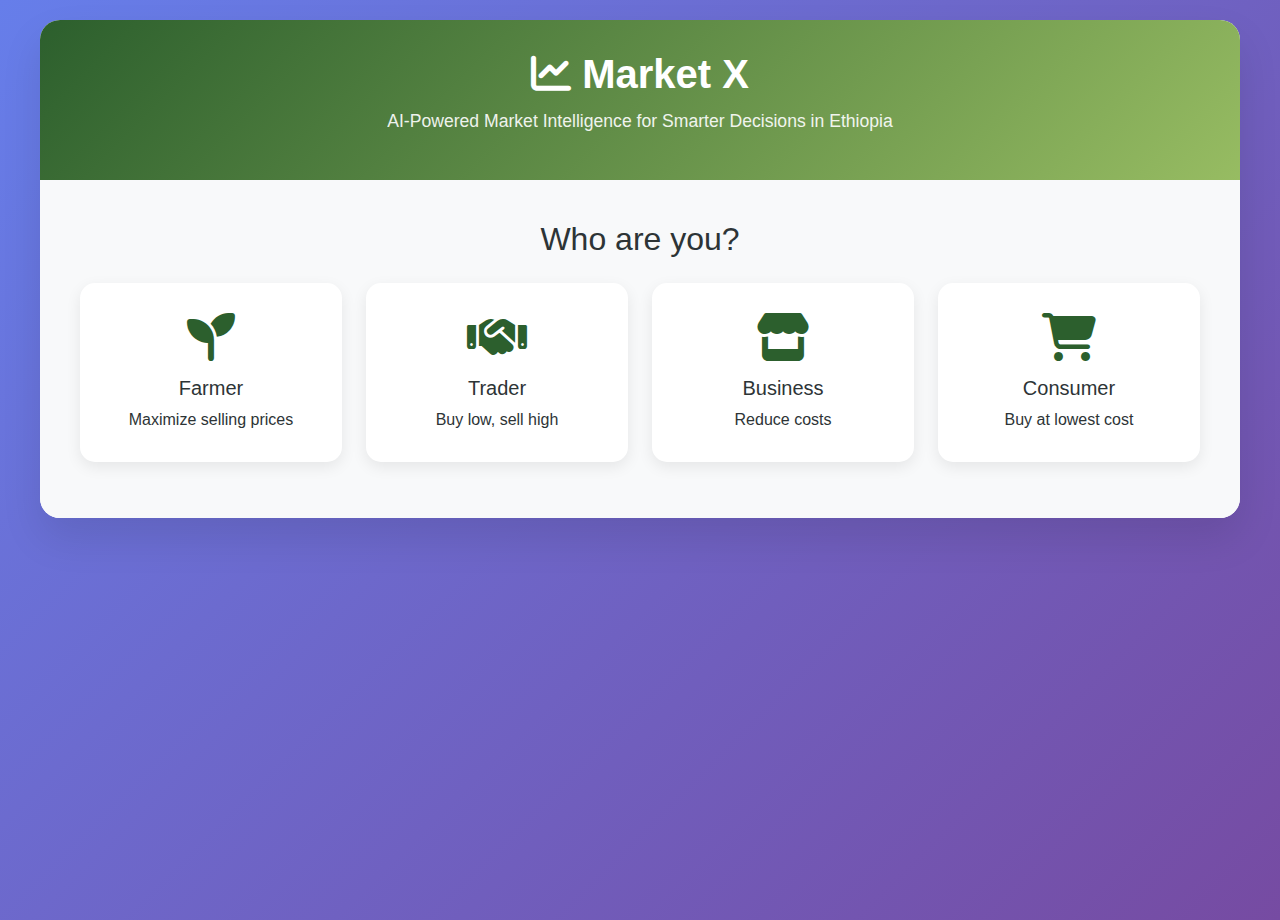
<file: templates/index.html>
<!DOCTYPE html>
<html lang="en">

<head>
    <meta charset="UTF-8">
    <meta name="viewport" content="width=device-width, initial-scale=1.0">
    <title>Market X - Smart Market Intelligence</title>
    <link href="https://cdn.jsdelivr.net/npm/bootstrap@5.3.0/dist/css/bootstrap.min.css" rel="stylesheet">
    <link href="https://cdnjs.cloudflare.com/ajax/libs/font-awesome/6.4.0/css/all.min.css" rel="stylesheet">
    <style>
        :root {
            --primary-color: #2c5f2d;
            --secondary-color: #97bc62;
            --accent-color: #ff6b35;
            --text-dark: #2d3436;
            --text-light: #636e72;
            --bg-light: #f8f9fa;
        }

        body {
            font-family: 'Segoe UI', Tahoma, Geneva, Verdana, sans-serif;
            background: linear-gradient(135deg, #667eea 0%, #764ba2 100%);
            min-height: 100vh;
            color: var(--text-dark);
        }

        .main-container {
            background: white;
            border-radius: 20px;
            box-shadow: 0 20px 40px rgba(0, 0, 0, 0.1);
            margin: 20px auto;
            max-width: 1200px;
            overflow: hidden;
        }

        .header-section {
            background: linear-gradient(135deg, var(--primary-color), var(--secondary-color));
            color: white;
            padding: 30px;
            text-align: center;
        }

        .header-section h1 {
            font-weight: bold;
            margin-bottom: 10px;
            font-size: 2.5rem;
        }

        .header-section .subtitle {
            opacity: 0.9;
            font-size: 1.1rem;
        }

        .role-selection {
            padding: 40px;
            background: var(--bg-light);
        }

        .role-card {
            background: white;
            border: none;
            border-radius: 15px;
            padding: 30px;
            text-align: center;
            cursor: pointer;
            transition: all 0.3s ease;
            box-shadow: 0 5px 15px rgba(0, 0, 0, 0.08);
            height: 100%;
        }

        .role-card:hover {
            transform: translateY(-5px);
            box-shadow: 0 10px 25px rgba(0, 0, 0, 0.15);
        }

        .role-card.selected {
            background: linear-gradient(135deg, var(--primary-color), var(--secondary-color));
            color: white;
        }

        .role-card i {
            font-size: 3rem;
            margin-bottom: 15px;
            color: var(--primary-color);
        }

        .role-card.selected i {
            color: white;
        }

        .market-form {
            padding: 40px;
            display: none;
        }

        .form-section {
            background: white;
            border-radius: 15px;
            padding: 30px;
            box-shadow: 0 5px 15px rgba(0, 0, 0, 0.08);
        }

        .form-control,
        .form-select {
            border-radius: 10px;
            border: 2px solid #e9ecef;
            padding: 12px 15px;
            font-size: 1rem;
            transition: all 0.3s ease;
        }

        .form-control:focus,
        .form-select:focus {
            border-color: var(--primary-color);
            box-shadow: 0 0 0 0.2rem rgba(44, 95, 45, 0.25);
        }

        .btn-analyze {
            background: linear-gradient(135deg, var(--primary-color), var(--secondary-color));
            color: white;
            border: none;
            border-radius: 10px;
            padding: 12px 30px;
            font-size: 1.1rem;
            font-weight: 600;
            cursor: pointer;
            transition: all 0.3s ease;
            width: 100%;
        }

        .btn-analyze:hover {
            transform: translateY(-2px);
            box-shadow: 0 5px 15px rgba(44, 95, 45, 0.3);
        }

        .results-section {
            padding: 40px;
            display: none;
        }

        .result-card {
            background: white;
            border-radius: 15px;
            padding: 30px;
            box-shadow: 0 5px 15px rgba(0, 0, 0, 0.08);
            margin-bottom: 20px;
        }

        .recommendation-badge {
            background: linear-gradient(135deg, var(--accent-color), #ff8f65);
            color: white;
            padding: 15px 25px;
            border-radius: 10px;
            font-size: 1.2rem;
            font-weight: bold;
            text-align: center;
            margin-bottom: 20px;
        }

        .trend-indicator {
            display: inline-block;
            padding: 8px 15px;
            border-radius: 20px;
            font-weight: 600;
            font-size: 0.9rem;
        }

        .trend-up {
            background: #d4edda;
            color: #155724;
        }

        .trend-down {
            background: #f8d7da;
            color: #721c24;
        }

        .trend-stable {
            background: #fff3cd;
            color: #856404;
        }

        .confidence-meter {
            background: #e9ecef;
            border-radius: 10px;
            height: 10px;
            overflow: hidden;
            margin-top: 10px;
        }

        .confidence-fill {
            height: 100%;
            background: linear-gradient(90deg, var(--primary-color), var(--secondary-color));
            transition: width 0.5s ease;
        }

        .loading {
            text-align: center;
            padding: 40px;
        }

        .spinner {
            border: 4px solid #f3f3f3;
            border-top: 4px solid var(--primary-color);
            border-radius: 50%;
            width: 50px;
            height: 50px;
            animation: spin 1s linear infinite;
            margin: 0 auto 20px;
        }

        @keyframes spin {
            0% {
                transform: rotate(0deg);
            }

            100% {
                transform: rotate(360deg);
            }
        }

        .error-message {
            background: #f8d7da;
            color: #721c24;
            padding: 15px;
            border-radius: 10px;
            margin-top: 20px;
        }

        @media (max-width: 768px) {
            .header-section h1 {
                font-size: 2rem;
            }

            .role-card {
                margin-bottom: 15px;
            }
        }
    </style>
</head>

<body>
    <div class="container-fluid">
        <div class="main-container">
            <!-- Header -->
            <div class="header-section">
                <h1><i class="fas fa-chart-line"></i> Market X</h1>
                <p class="subtitle">AI-Powered Market Intelligence for Smarter Decisions in Ethiopia</p>
            </div>

            <!-- Role Selection -->
            <div class="role-selection" id="roleSelection">
                <h2 class="text-center mb-4">Who are you?</h2>
                <div class="row">
                    <div class="col-md-3 col-sm-6 mb-3">
                        <div class="role-card" data-role="farmer">
                            <i class="fas fa-seedling"></i>
                            <h5>Farmer</h5>
                            <p class="mb-0">Maximize selling prices</p>
                        </div>
                    </div>
                    <div class="col-md-3 col-sm-6 mb-3">
                        <div class="role-card" data-role="trader">
                            <i class="fas fa-handshake"></i>
                            <h5>Trader</h5>
                            <p class="mb-0">Buy low, sell high</p>
                        </div>
                    </div>
                    <div class="col-md-3 col-sm-6 mb-3">
                        <div class="role-card" data-role="business">
                            <i class="fas fa-store"></i>
                            <h5>Business</h5>
                            <p class="mb-0">Reduce costs</p>
                        </div>
                    </div>
                    <div class="col-md-3 col-sm-6 mb-3">
                        <div class="role-card" data-role="consumer">
                            <i class="fas fa-shopping-cart"></i>
                            <h5>Consumer</h5>
                            <p class="mb-0">Buy at lowest cost</p>
                        </div>
                    </div>
                </div>
            </div>

            <!-- Market Input Form -->
            <div class="market-form" id="marketForm">
                <div class="form-section">
                    <h3 class="mb-4">Market Information</h3>
                    <form id="analysisForm">
                        <div class="row">
                            <div class="col-md-6 mb-3">
                                <label for="product" class="form-label">Product/Crop Type</label>
                                <select class="form-select" id="product" required>
                                    <option value="">Select product...</option>
                                    <option value="teff">Teff</option>
                                    <option value="coffee">Coffee</option>
                                    <option value="maize">Maize</option>
                                    <option value="wheat">Wheat</option>
                                    <option value="sorghum">Sorghum</option>
                                    <option value="beans">Beans</option>
                                    <option value="lentils">Lentils</option>
                                    <option value="vegetables">Vegetables</option>
                                    <option value="fruits">Fruits</option>
                                    <option value="livestock">Livestock</option>
                                </select>
                            </div>
                            <div class="col-md-6 mb-3">
                                <label for="market" class="form-label">Market/Location</label>
                                <select class="form-select" id="market" required>
                                    <option value="">Select market...</option>
                                    <option value="addis-ababa">Addis Ababa</option>
                                    <option value="mekelle">Mekelle</option>
                                    <option value="gondar">Gondar</option>
                                    <option value="bahirdar">Bahirdar</option>
                                    <option value="hawassa">Hawassa</option>
                                    <option value="jimma">Jimma</option>
                                    <option value="dire-dawa">Dire Dawa</option>
                                    <option value="adama">Adama</option>
                                    <option value="shashemene">Shashemene</option>
                                    <option value="local">Local Market</option>
                                </select>
                            </div>
                        </div>
                        <div class="row">
                            <div class="col-md-6 mb-3">
                                <label for="quantity" class="form-label">Quantity</label>
                                <input type="text" class="form-control" id="quantity"
                                    placeholder="e.g., 100 kg, 5 quintals" required>
                            </div>
                            <div class="col-md-6 mb-3">
                                <label class="form-label">Selected Role</label>
                                <input type="text" class="form-control" id="selectedRole" readonly>
                            </div>
                        </div>
                        <button type="submit" class="btn-analyze">
                            <i class="fas fa-brain"></i> Analyze Market
                        </button>
                    </form>
                </div>
            </div>

            <!-- Results Section -->
            <div class="results-section" id="resultsSection">
                <div class="result-card">
                    <div class="recommendation-badge" id="recommendationBadge">
                        <!-- Recommendation will be displayed here -->
                    </div>

                    <div class="row">
                        <div class="col-md-6">
                            <h5><i class="fas fa-map-marker-alt"></i> Best Market</h5>
                            <p id="bestMarket" class="lead">-</p>
                        </div>
                        <div class="col-md-6">
                            <h5><i class="fas fa-chart-line"></i> Price Trend (7 days)</h5>
                            <span id="trendIndicator" class="trend-indicator">-</span>
                        </div>
                    </div>

                    <div class="mt-4">
                        <h5><i class="fas fa-lightbulb"></i> AI Reasoning</h5>
                        <p id="reasoning" class="text-muted">-</p>
                    </div>

                    <div class="mt-4">
                        <h5><i class="fas fa-gauge"></i> Confidence Level</h5>
                        <div class="d-flex align-items-center">
                            <span id="confidenceText" class="me-3">-</span>
                            <div class="confidence-meter flex-grow-1">
                                <div class="confidence-fill" id="confidenceFill"></div>
                            </div>
                        </div>
                    </div>

                    <div class="mt-4 text-center">
                        <button class="btn btn-secondary" onclick="resetAnalysis()">
                            <i class="fas fa-redo"></i> New Analysis
                        </button>
                    </div>
                </div>
            </div>

            <!-- Loading Section -->
            <div class="loading" id="loadingSection" style="display: none;">
                <div class="spinner"></div>
                <h4>AI is analyzing market conditions...</h4>
                <p class="text-muted">This may take a few seconds</p>
            </div>
        </div>
    </div>

    <script src="https://cdn.jsdelivr.net/npm/bootstrap@5.3.0/dist/js/bootstrap.bundle.min.js"></script>
    <script>
        let selectedRole = '';

        // Role selection
        document.querySelectorAll('.role-card').forEach(card => {
            card.addEventListener('click', function () {
                document.querySelectorAll('.role-card').forEach(c => c.classList.remove('selected'));
                this.classList.add('selected');
                selectedRole = this.dataset.role;
                document.getElementById('selectedRole').value = selectedRole.charAt(0).toUpperCase() + selectedRole.slice(1);

                // Show form after role selection
                setTimeout(() => {
                    document.getElementById('roleSelection').style.display = 'none';
                    document.getElementById('marketForm').style.display = 'block';
                }, 300);
            });
        });

        // Form submission
        document.getElementById('analysisForm').addEventListener('submit', async function (e) {
            e.preventDefault();

            const formData = {
                role: selectedRole,
                product: document.getElementById('product').value,
                market: document.getElementById('market').value,
                quantity: document.getElementById('quantity').value
            };

            // Show loading
            document.getElementById('marketForm').style.display = 'none';
            document.getElementById('loadingSection').style.display = 'block';

            try {
                const response = await fetch('/analyze', {
                    method: 'POST',
                    headers: {
                        'Content-Type': 'application/json',
                    },
                    body: JSON.stringify(formData)
                });

                const result = await response.json();

                if (response.ok) {
                    displayResults(result);
                } else {
                    throw new Error(result.error || 'Analysis failed');
                }
            } catch (error) {
                document.getElementById('loadingSection').style.display = 'none';
                document.getElementById('marketForm').style.display = 'block';
                showError(error.message);
            }
        });

        function displayResults(result) {
            document.getElementById('loadingSection').style.display = 'none';
            document.getElementById('resultsSection').style.display = 'block';

            // Display recommendation
            document.getElementById('recommendationBadge').innerHTML =
                `<i class="fas fa-bullhorn"></i> ${result.recommendation}`;

            // Display best market
            document.getElementById('bestMarket').textContent = result.best_market;

            // Display trend
            const trendElement = document.getElementById('trendIndicator');
            trendElement.textContent = result.trend;
            trendElement.className = 'trend-indicator';
            if (result.trend.toLowerCase().includes('rising')) {
                trendElement.classList.add('trend-up');
            } else if (result.trend.toLowerCase().includes('falling')) {
                trendElement.classList.add('trend-down');
            } else {
                trendElement.classList.add('trend-stable');
            }

            // Display reasoning
            document.getElementById('reasoning').textContent = result.reasoning;

            // Display confidence
            const confidenceText = document.getElementById('confidenceText');
            const confidenceFill = document.getElementById('confidenceFill');
            confidenceText.textContent = result.confidence;

            const confidenceWidths = {
                'High': '90%',
                'Medium': '60%',
                'Low': '30%'
            };
            confidenceFill.style.width = confidenceWidths[result.confidence] || '50%';
        }

        function showError(message) {
            const errorDiv = document.createElement('div');
            errorDiv.className = 'error-message';
            errorDiv.innerHTML = `<i class="fas fa-exclamation-triangle"></i> ${message}`;
            document.getElementById('analysisForm').appendChild(errorDiv);

            setTimeout(() => {
                errorDiv.remove();
            }, 5000);
        }

        function resetAnalysis() {
            document.getElementById('resultsSection').style.display = 'none';
            document.getElementById('roleSelection').style.display = 'block';
            document.getElementById('marketForm').style.display = 'none';
            document.getElementById('analysisForm').reset();
            document.querySelectorAll('.role-card').forEach(c => c.classList.remove('selected'));
            selectedRole = '';
        }
    </script>
</body>

</html>
</file>
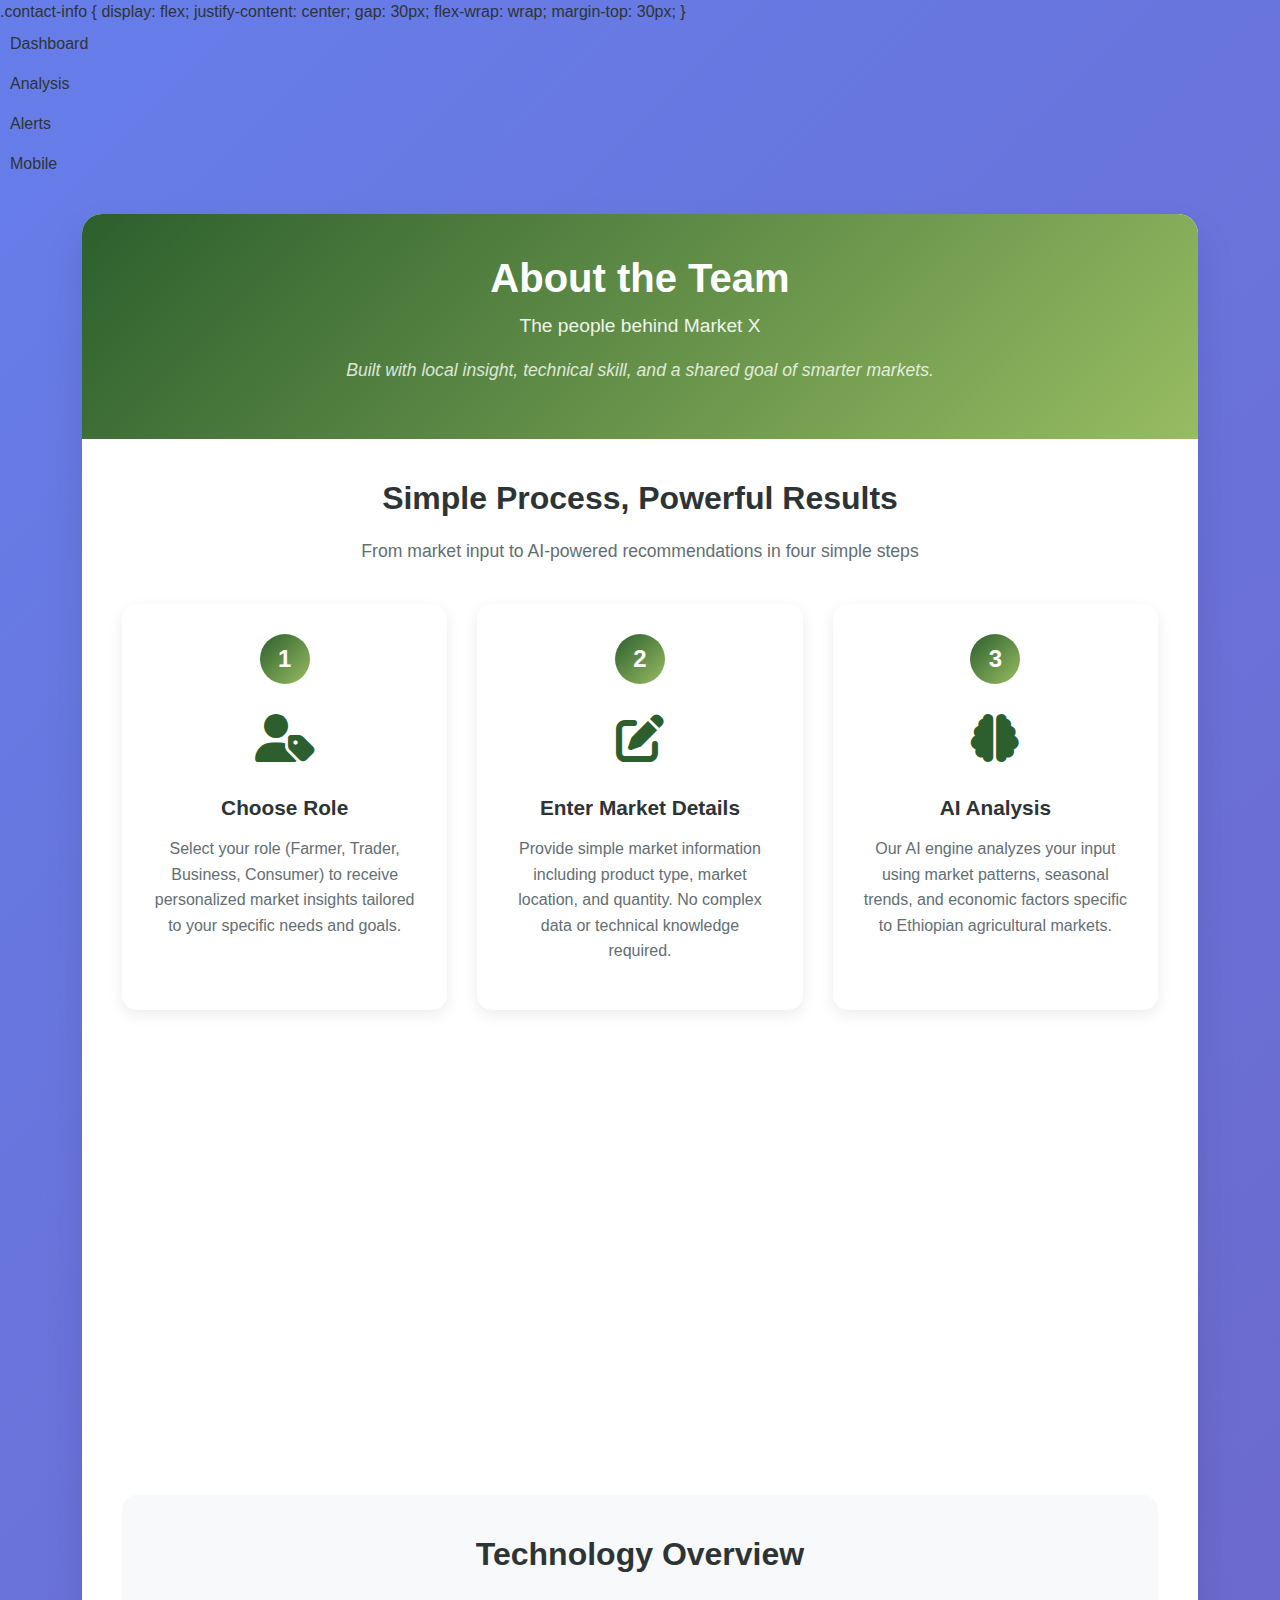
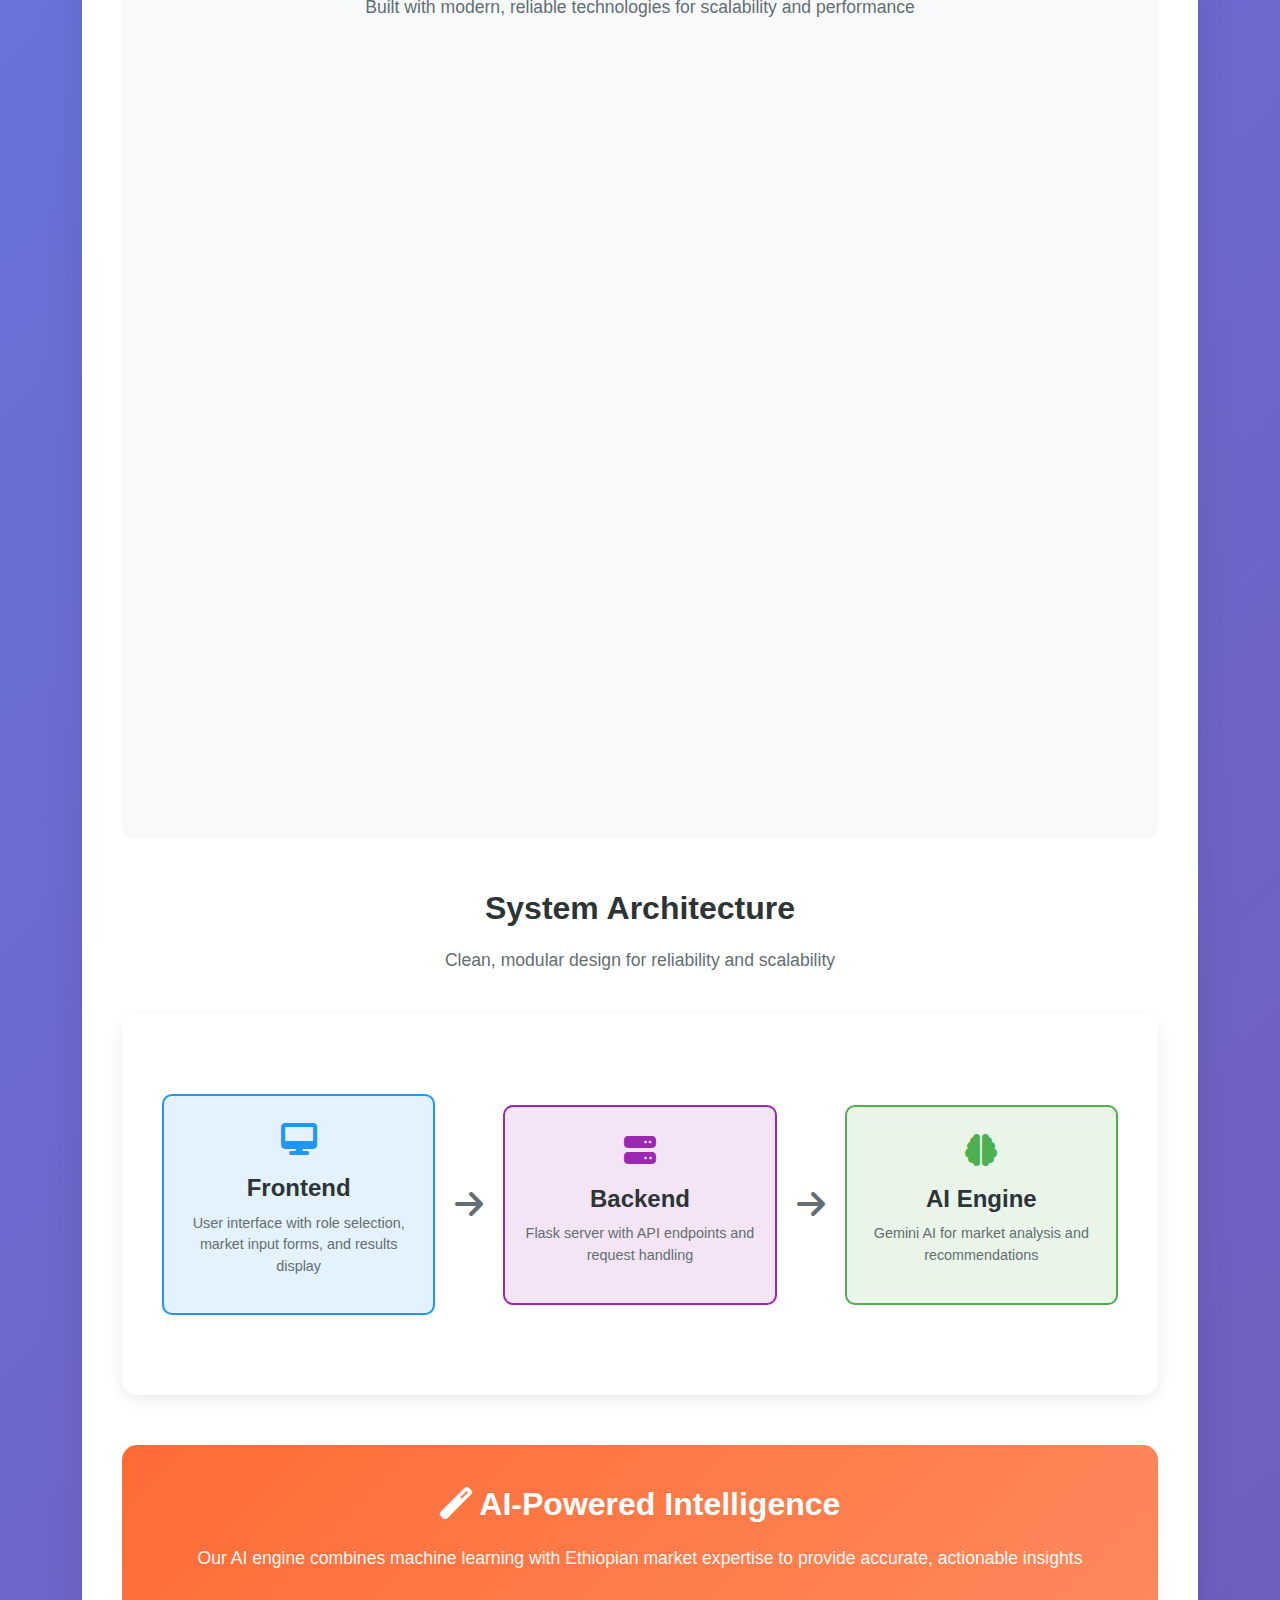
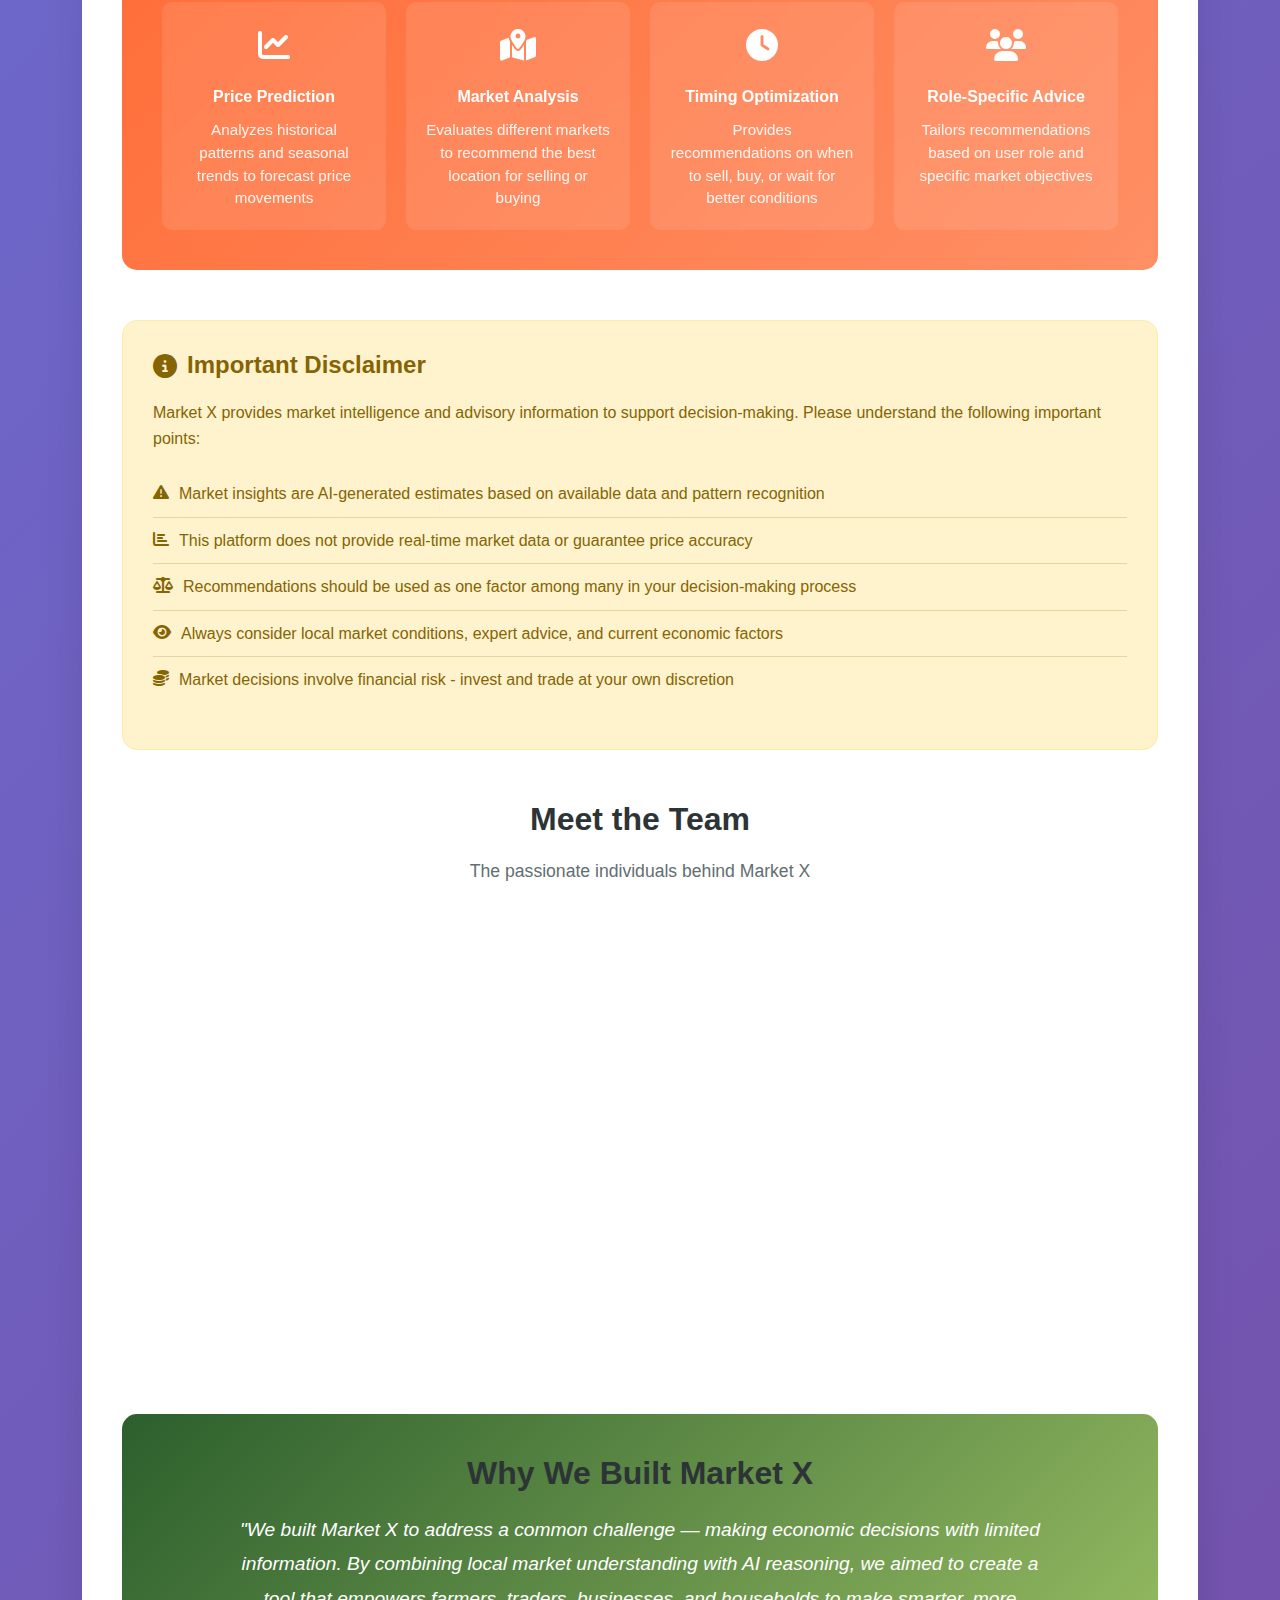
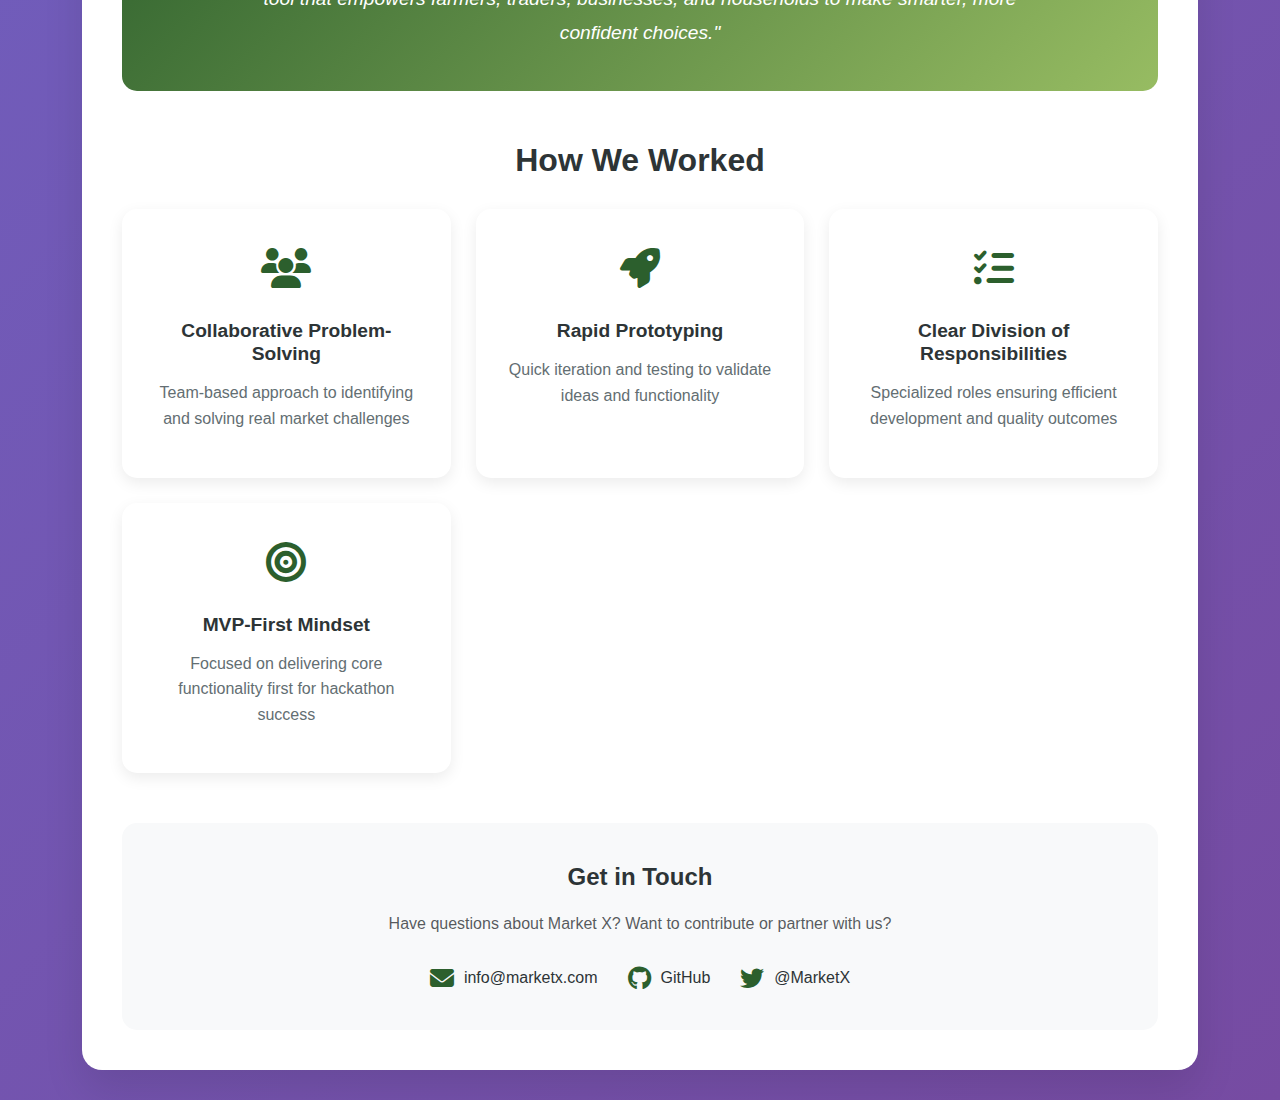
<file: templates/about.html>
<!DOCTYPE html>
<html lang="en">

<head>
    <meta charset="UTF-8">
    <meta name="viewport" content="width=device-width, initial-scale=1.0">
    <title>About - How It Works - Market X</title>
    <link href="https://cdn.jsdelivr.net/npm/bootstrap@5.3.0/dist/css/bootstrap.min.css" rel="stylesheet">
    <link href="https://cdnjs.cloudflare.com/ajax/libs/font-awesome/6.4.0/css/all.min.css" rel="stylesheet">
    <style>
        :root {
            --primary-color: #2c5f2d;
            --secondary-color: #97bc62;
            --accent-color: #ff6b35;
            --text-dark: #2d3436;
            --text-light: #636e72;
            --bg-light: #f8f9fa;
        }

        body {
            font-family: 'Segoe UI', Tahoma, Geneva, Verdana, sans-serif;
            background: linear-gradient(135deg, #667eea 0%, #764ba2 100%);
            min-height: 100vh;
            color: var(--text-dark);
        }

        /* Navigation */
        .navbar-custom {
            background: white;
            box-shadow: 0 5px 20px rgba(0, 0, 0, 0.1);
            position: sticky;
            top: 0;
            z-index: 1000;
        }

        .navbar-brand {
            font-weight: bold;
            font-size: 1.5rem;
            color: var(--primary-color);
        }

        .nav-link {
            color: var(--text-dark);
            font-weight: 500;
            margin: 0 10px;
            transition: color 0.3s ease;
        }

        .nav-link:hover {
            color: var(--primary-color);
        }

        /* Main Container */
        .main-container {
            background: white;
            border-radius: 20px;
            box-shadow: 0 20px 40px rgba(0, 0, 0, 0.1);
            margin: 30px auto;
            max-width: 1200px;
            overflow: hidden;
        }

        /* Header Section */
        .header-section {
            background: linear-gradient(135deg, var(--primary-color), var(--secondary-color));
            color: white;
            padding: 40px;
            text-align: center;
        }

        .page-title {
            font-size: 2.5rem;
            font-weight: bold;
            margin-bottom: 10px;
        }

        .page-subtitle {
            font-size: 1.2rem;
            opacity: 0.9;
        }

        /* About Content */
        .about-content {
            padding: 40px;
        }

        /* How It Works Section */
        .how-it-works {
            margin-bottom: 50px;
        }

        .section-title {
            font-size: 2rem;
            font-weight: 600;
            color: var(--text-dark);
            margin-bottom: 20px;
            text-align: center;
        }

        .section-subtitle {
            text-align: center;
            color: var(--text-light);
            margin-bottom: 40px;
            font-size: 1.1rem;
        }

        .steps-container {
            display: grid;
            grid-template-columns: repeat(auto-fit, minmax(250px, 1fr));
            gap: 30px;
            margin-bottom: 50px;
        }

        .step-card {
            background: white;
            border-radius: 15px;
            padding: 30px;
            text-align: center;
            box-shadow: 0 5px 15px rgba(0, 0, 0, 0.08);
            transition: all 0.3s ease;
            position: relative;
        }

        .step-card:hover {
            transform: translateY(-5px);
            box-shadow: 0 10px 25px rgba(0, 0, 0, 0.12);
        }

        .step-number {
            background: linear-gradient(135deg, var(--primary-color), var(--secondary-color));
            color: white;
            width: 50px;
            height: 50px;
            border-radius: 50%;
            display: flex;
            align-items: center;
            justify-content: center;
            font-size: 1.5rem;
            font-weight: bold;
            margin: 0 auto 20px;
        }

        .step-icon {
            font-size: 3rem;
            color: var(--primary-color);
            margin-bottom: 20px;
        }

        .step-title {
            font-size: 1.3rem;
            font-weight: 600;
            color: var(--text-dark);
            margin-bottom: 15px;
        }

        .step-description {
            color: var(--text-light);
            line-height: 1.6;
        }

        .step-connector {
            position: absolute;
            top: 50%;
            right: -15px;
            transform: translateY(-50%);
            color: var(--secondary-color);
            font-size: 1.5rem;
            opacity: 0.5;
        }

        /* Technology Section */
        .tech-section {
            background: var(--bg-light);
            border-radius: 15px;
            padding: 40px;
            margin-bottom: 50px;
        }

        .tech-grid {
            display: grid;
            grid-template-columns: repeat(auto-fit, minmax(250px, 1fr));
            gap: 30px;
            margin-top: 30px;
        }

        .tech-card {
            background: white;
            border-radius: 15px;
            padding: 30px;
            text-align: center;
            box-shadow: 0 5px 15px rgba(0, 0, 0, 0.08);
            transition: all 0.3s ease;
        }

        .tech-card:hover {
            transform: translateY(-5px);
            box-shadow: 0 10px 25px rgba(0, 0, 0, 0.12);
        }

        .tech-icon {
            font-size: 3rem;
            color: var(--primary-color);
            margin-bottom: 20px;
        }

        .tech-title {
            font-size: 1.3rem;
            font-weight: 600;
            color: var(--text-dark);
            margin-bottom: 15px;
        }

        .tech-description {
            color: var(--text-light);
            line-height: 1.6;
        }

        .tech-badge {
            display: inline-block;
            background: var(--bg-light);
            padding: 5px 15px;
            border-radius: 20px;
            font-size: 0.8rem;
            font-weight: 600;
            color: var(--primary-color);
            margin-top: 15px;
        }

        /* Architecture Diagram */
        .architecture-section {
            margin-bottom: 50px;
        }

        .architecture-diagram {
            background: white;
            border-radius: 15px;
            padding: 40px;
            box-shadow: 0 5px 15px rgba(0, 0, 0, 0.08);
            text-align: center;
        }

        .diagram-container {
            display: flex;
            justify-content: space-between;
            align-items: center;
            margin: 40px 0;
            flex-wrap: wrap;
            gap: 20px;
        }

        .diagram-layer {
            flex: 1;
            min-width: 200px;
            background: var(--bg-light);
            border-radius: 10px;
            padding: 20px;
            text-align: center;
            position: relative;
        }

        .diagram-layer.frontend {
            background: #e3f2fd;
            border: 2px solid #2196f3;
        }

        .diagram-layer.backend {
            background: #f3e5f5;
            border: 2px solid #9c27b0;
        }

        .diagram-layer.ai {
            background: #e8f5e8;
            border: 2px solid #4caf50;
        }

        .layer-icon {
            font-size: 2rem;
            margin-bottom: 10px;
        }

        .frontend .layer-icon {
            color: #2196f3;
        }

        .backend .layer-icon {
            color: #9c27b0;
        }

        .ai .layer-icon {
            color: #4caf50;
        }

        .layer-title {
            font-weight: 600;
            color: var(--text-dark);
            margin-bottom: 10px;
        }

        .layer-description {
            color: var(--text-light);
            font-size: 0.9rem;
        }

        .diagram-arrow {
            font-size: 2rem;
            color: var(--text-light);
            align-self: center;
        }

        /* AI Section */
        .ai-section {
            background: linear-gradient(135deg, var(--accent-color), #ff8f65);
            color: white;
            border-radius: 15px;
            padding: 40px;
            margin-bottom: 50px;
            text-align: center;
        }

        .ai-title {
            font-size: 2rem;
            font-weight: 600;
            margin-bottom: 20px;
        }

        .ai-description {
            font-size: 1.1rem;
            line-height: 1.6;
            margin-bottom: 30px;
            opacity: 0.95;
        }

        .ai-features {
            display: grid;
            grid-template-columns: repeat(auto-fit, minmax(200px, 1fr));
            gap: 20px;
            margin-top: 30px;
        }

        .ai-feature {
            background: rgba(255, 255, 255, 0.1);
            padding: 20px;
            border-radius: 10px;
            backdrop-filter: blur(10px);
        }

        .ai-feature-icon {
            font-size: 2rem;
            margin-bottom: 15px;
        }

        .ai-feature-title {
            font-weight: 600;
            margin-bottom: 10px;
        }

        .ai-feature-description {
            font-size: 0.95rem;
            opacity: 0.9;
        }

        /* Disclaimer Section */
        .disclaimer-section {
            background: #fff3cd;
            border: 1px solid #ffeaa7;
            border-radius: 15px;
            padding: 30px;
            margin-bottom: 50px;
        }

        .disclaimer-title {
            font-size: 1.5rem;
            font-weight: 600;
            color: #856404;
            margin-bottom: 20px;
            display: flex;
            align-items: center;
        }

        .disclaimer-title i {
            margin-right: 10px;
        }

        .disclaimer-content {
            color: #856404;
            line-height: 1.6;
        }

        .disclaimer-points {
            list-style: none;
            padding: 0;
            margin-top: 20px;
        }

        .disclaimer-points li {
            padding: 10px 0;
            border-bottom: 1px solid rgba(133, 100, 4, 0.2);
            display: flex;
            align-items: flex-start;
        }

        .disclaimer-points li:last-child {
            border-bottom: none;
        }

        .disclaimer-points li i {
            color: #856404;
            margin-right: 10px;
            margin-top: 3px;
        }

        /* Team Section */
        .team-section {
            margin-bottom: 50px;
        }

        .team-grid {
            display: grid;
            grid-template-columns: repeat(auto-fit, minmax(250px, 1fr));
            gap: 30px;
            margin-top: 30px;
        }

        .team-member {
            background: white;
            border-radius: 15px;
            padding: 30px;
            text-align: center;
            box-shadow: 0 5px 15px rgba(0, 0, 0, 0.08);
            transition: all 0.3s ease;
        }

        .team-member:hover {
            transform: translateY(-5px);
            box-shadow: 0 10px 25px rgba(0, 0, 0, 0.12);
        }

        .member-avatar {
            width: 80px;
            height: 80px;
            background: linear-gradient(135deg, var(--primary-color), var(--secondary-color));
            border-radius: 50%;
            display: flex;
            align-items: center;
            justify-content: center;
            margin: 0 auto 20px;
            font-size: 2rem;
            color: white;
        }

        .member-name {
            font-size: 1.3rem;
            font-weight: 600;
            color: var(--text-dark);
            margin-bottom: 5px;
        }

        .member-role {
            color: var(--text-light);
            margin-bottom: 15px;
        }

        .member-bio {
            color: var(--text-light);
            font-size: 0.9rem;
            line-height: 1.5;
        }

        /* Contact Section */
        .contact-section {
            background: var(--bg-light);
            border-radius: 15px;
            padding: 40px;
            text-align: center;
        }

        .contact-title {
            font-size: 1.5rem;
            font-weight: 600;
            color: var(--text-dark);
            margin-bottom: 20px;
        }

        .contact-info {
            display: flex;
            justify-content: center;
            gap: 30px;
            flex-wrap: wrap;
            margin-top: 30px;
        }

        .contact-item {
            display: flex;
            align-items: center;
            color: var(--text-dark);
            text-decoration: none;
            transition: color 0.3s ease;
        }

        .contact-item:hover {
            color: var(--primary-color);
        }

        .contact-item i {
            font-size: 1.5rem;
            margin-right: 10px;
            color: var(--primary-color);
        }

        /* Motivation Section */
        .motivation-section {
            background: linear-gradient(135deg, var(--primary-color), var(--secondary-color));
            color: white;
            border-radius: 15px;
            padding: 40px;
            margin-bottom: 50px;
            text-align: center;
        }

        .motivation-text {
            font-size: 1.2rem;
            line-height: 1.8;
            font-style: italic;
            max-width: 800px;
            margin: 0 auto;
        }

        /* Collaboration Section */
        .collaboration-section {
            margin-bottom: 50px;
        }

        .collaboration-grid {
            display: grid;
            grid-template-columns: repeat(auto-fit, minmax(250px, 1fr));
            gap: 25px;
            margin-top: 30px;
        }

        .collaboration-item {
            background: white;
            border-radius: 15px;
            padding: 30px;
            text-align: center;
            box-shadow: 0 5px 15px rgba(0, 0, 0, 0.08);
            transition: all 0.3s ease;
        }

        .collaboration-item:hover {
            transform: translateY(-5px);
            box-shadow: 0 10px 25px rgba(0, 0, 0, 0.12);
        }

        .collaboration-icon {
            font-size: 2.5rem;
            color: var(--primary-color);
            margin-bottom: 20px;
        }

        .collaboration-title {
            font-size: 1.2rem;
            font-weight: 600;
            color: var(--text-dark);
            margin-bottom: 15px;
        }

        .collaboration-description {
            color: var(--text-light);
            line-height: 1.6;
        }

        /* Page Tagline */
        .page-tagline {
            font-size: 1.1rem;
            opacity: 0.8;
            margin-top: 10px;
            font-style: italic;
        }

        @media (max-width: 768px) {
            .main-container {
                margin: 20px;
                border-radius: 15px;
            }

            .header-section {
                padding: 30px 20px;
            }

            .page-title {
                font-size: 2rem;
            }

            .about-content {
                padding: 20px;
            }

            .steps-container {
                grid-template-columns: 1fr;
            }

            .diagram-container {
                flex-direction: column;
            }

            .diagram-arrow {
                transform: rotate(90deg);
                margin: 20px 0;
            }

            .ai-features {
                grid-template-columns: 1fr;
            }
        }
    </style>
</head>

.contact-info {
display: flex;
justify-content: center;
gap: 30px;
flex-wrap: wrap;
margin-top: 30px;
}
<ul class="navbar-nav ms-auto">
    <li class="nav-item">
        <a class="nav-link" href="/dashboard">Dashboard</a>
    </li>
    <li class="nav-item">
        <a class="nav-link" href="/analysis">Analysis</a>
    </li>
    <li class="nav-item">
        <a class="nav-link" href="/alerts">Alerts</a>
    </li>
    <li class="nav-item">
        <a class="nav-link" href="/mobile">Mobile</a>
    </li>
</ul>
</div>
</div>
</nav>

<!-- Main Container -->
<div class="container">
    <div class="main-container">
        <!-- Header Section -->
        <div class="header-section">
            <h1 class="page-title">About the Team</h1>
            <p class="page-subtitle">The people behind Market X</p>
            <p class="page-tagline">Built with local insight, technical skill, and a shared goal of smarter markets.
            </p>
        </div>

        <!-- About Content -->
        <div class="about-content">
            <!-- Step-by-Step Process -->
            <div class="how-it-works">
                <h2 class="section-title">Simple Process, Powerful Results</h2>
                <p class="section-subtitle">
                    From market input to AI-powered recommendations in four simple steps
                </p>

                <div class="steps-container">
                    <div class="step-card">
                        <div class="step-number">1</div>
                        <div class="step-icon">
                            <i class="fas fa-user-tag"></i>
                        </div>
                        <h3 class="step-title">Choose Role</h3>
                        <p class="step-description">
                            Select your role (Farmer, Trader, Business, Consumer) to receive personalized market
                            insights tailored to your specific needs and goals.
                        </p>
                    </div>

                    <div class="step-card">
                        <div class="step-number">2</div>
                        <div class="step-icon">
                            <i class="fas fa-edit"></i>
                        </div>
                        <h3 class="step-title">Enter Market Details</h3>
                        <p class="step-description">
                            Provide simple market information including product type, market location, and quantity.
                            No complex data or technical knowledge required.
                        </p>
                    </div>

                    <div class="step-card">
                        <div class="step-number">3</div>
                        <div class="step-icon">
                            <i class="fas fa-brain"></i>
                        </div>
                        <h3 class="step-title">AI Analysis</h3>
                        <p class="step-description">
                            Our AI engine analyzes your input using market patterns, seasonal trends, and economic
                            factors specific to Ethiopian agricultural markets.
                        </p>
                    </div>

                    <div class="step-card">
                        <div class="step-number">4</div>
                        <div class="step-icon">
                            <i class="fas fa-lightbulb"></i>
                        </div>
                        <h3 class="step-title">Receive Recommendations</h3>
                        <p class="step-description">
                            Get actionable insights including price trends, best market recommendations, and timing
                            advice to help you make smarter decisions.
                        </p>
                    </div>
                </div>
            </div>

            <!-- Technology Stack -->
            <div class="tech-section">
                <h2 class="section-title">Technology Overview</h2>
                <p class="section-subtitle">
                    Built with modern, reliable technologies for scalability and performance
                </p>

                <div class="tech-grid">
                    <div class="tech-card">
                        <div class="tech-icon">
                            <i class="fas fa-code"></i>
                        </div>
                        <h3 class="tech-title">Frontend UI</h3>
                        <p class="tech-description">
                            Responsive web interface built with HTML5, CSS3, and JavaScript, featuring Bootstrap for
                            modern design and accessibility.
                        </p>
                        <span class="tech-badge">HTML/CSS/JS</span>
                    </div>

                    <div class="tech-card">
                        <div class="tech-icon">
                            <i class="fas fa-server"></i>
                        </div>
                        <h3 class="tech-title">Flask Backend</h3>
                        <p class="tech-description">
                            Python Flask server providing API endpoints, serving frontend content, and handling
                            communication with AI services.
                        </p>
                        <span class="tech-badge">Python Flask</span>
                    </div>

                    <div class="tech-card">
                        <div class="tech-icon">
                            <i class="fas fa-robot"></i>
                        </div>
                        <h3 class="tech-title">Gemini AI Engine</h3>
                        <p class="tech-description">
                            Google's Gemini AI model for market analysis, pattern recognition, and generating
                            intelligent recommendations.
                        </p>
                        <span class="tech-badge">Google Gemini</span>
                    </div>

                    <div class="tech-card">
                        <div class="tech-icon">
                            <i class="fas fa-shield-alt"></i>
                        </div>
                        <h3 class="tech-title">Security & Privacy</h3>
                        <p class="tech-description">
                            Environment variables for API keys, no user data storage, and secure communication
                            protocols.
                        </p>
                        <span class="tech-badge">Privacy First</span>
                    </div>
                </div>
            </div>

            <!-- Architecture Diagram -->
            <div class="architecture-section">
                <h2 class="section-title">System Architecture</h2>
                <p class="section-subtitle">
                    Clean, modular design for reliability and scalability
                </p>

                <div class="architecture-diagram">
                    <div class="diagram-container">
                        <div class="diagram-layer frontend">
                            <div class="layer-icon">
                                <i class="fas fa-desktop"></i>
                            </div>
                            <h4 class="layer-title">Frontend</h4>
                            <p class="layer-description">
                                User interface with role selection, market input forms, and results display
                            </p>
                        </div>

                        <div class="diagram-arrow">
                            <i class="fas fa-arrow-right"></i>
                        </div>

                        <div class="diagram-layer backend">
                            <div class="layer-icon">
                                <i class="fas fa-server"></i>
                            </div>
                            <h4 class="layer-title">Backend</h4>
                            <p class="layer-description">
                                Flask server with API endpoints and request handling
                            </p>
                        </div>

                        <div class="diagram-arrow">
                            <i class="fas fa-arrow-right"></i>
                        </div>

                        <div class="diagram-layer ai">
                            <div class="layer-icon">
                                <i class="fas fa-brain"></i>
                            </div>
                            <h4 class="layer-title">AI Engine</h4>
                            <p class="layer-description">
                                Gemini AI for market analysis and recommendations
                            </p>
                        </div>
                    </div>
                </div>
            </div>

            <!-- AI Capabilities -->
            <div class="ai-section">
                <h2 class="ai-title">
                    <i class="fas fa-magic"></i> AI-Powered Intelligence
                </h2>
                <p class="ai-description">
                    Our AI engine combines machine learning with Ethiopian market expertise to provide accurate,
                    actionable insights
                </p>

                <div class="ai-features">
                    <div class="ai-feature">
                        <div class="ai-feature-icon">
                            <i class="fas fa-chart-line"></i>
                        </div>
                        <div class="ai-feature-title">Price Prediction</div>
                        <div class="ai-feature-description">
                            Analyzes historical patterns and seasonal trends to forecast price movements
                        </div>
                    </div>

                    <div class="ai-feature">
                        <div class="ai-feature-icon">
                            <i class="fas fa-map-marked-alt"></i>
                        </div>
                        <div class="ai-feature-title">Market Analysis</div>
                        <div class="ai-feature-description">
                            Evaluates different markets to recommend the best location for selling or buying
                        </div>
                    </div>

                    <div class="ai-feature">
                        <div class="ai-feature-icon">
                            <i class="fas fa-clock"></i>
                        </div>
                        <div class="ai-feature-title">Timing Optimization</div>
                        <div class="ai-feature-description">
                            Provides recommendations on when to sell, buy, or wait for better conditions
                        </div>
                    </div>

                    <div class="ai-feature">
                        <div class="ai-feature-icon">
                            <i class="fas fa-users"></i>
                        </div>
                        <div class="ai-feature-title">Role-Specific Advice</div>
                        <div class="ai-feature-description">
                            Tailors recommendations based on user role and specific market objectives
                        </div>
                    </div>
                </div>
            </div>

            <!-- Disclaimer -->
            <div class="disclaimer-section">
                <h3 class="disclaimer-title">
                    <i class="fas fa-info-circle"></i> Important Disclaimer
                </h3>
                <div class="disclaimer-content">
                    <p>
                        Market X provides market intelligence and advisory information to support
                        decision-making. Please understand the following important points:
                    </p>
                    <ul class="disclaimer-points">
                        <li>
                            <i class="fas fa-exclamation-triangle"></i>
                            <span>Market insights are AI-generated estimates based on available data and pattern
                                recognition</span>
                        </li>
                        <li>
                            <i class="fas fa-chart-bar"></i>
                            <span>This platform does not provide real-time market data or guarantee price
                                accuracy</span>
                        </li>
                        <li>
                            <i class="fas fa-balance-scale"></i>
                            <span>Recommendations should be used as one factor among many in your decision-making
                                process</span>
                        </li>
                        <li>
                            <i class="fas fa-eye"></i>
                            <span>Always consider local market conditions, expert advice, and current economic
                                factors</span>
                        </li>
                        <li>
                            <i class="fas fa-coins"></i>
                            <span>Market decisions involve financial risk - invest and trade at your own
                                discretion</span>
                        </li>
                    </ul>
                </div>
            </div>

            <!-- Team Section -->
            <div class="team-section">
                <h2 class="section-title">Meet the Team</h2>
                <p class="section-subtitle">
                    The passionate individuals behind Market X
                </p>

                <div class="team-grid">
                    <div class="team-member">
                        <div class="member-avatar">
                            <i class="fas fa-brain"></i>
                        </div>
                        <h4 class="member-name">Nolawi Hailu</h4>
                        <p class="member-role">Lead Developer & System Architect</p>
                        <p class="member-bio">
                            Nolawi Hailu led the overall development of Market X and was responsible for most
                            of the technical implementation. He designed the system architecture, integrated the AI
                            components, and ensured that the platform functions as a cohesive product. His work
                            focused on transforming the idea into a working MVP within the hackathon timeframe.
                        </p>
                    </div>

                    <div class="team-member">
                        <div class="member-avatar">
                            <i class="fas fa-paint-brush"></i>
                        </div>
                        <h4 class="member-name">Abenzer Fromsa</h4>
                        <p class="member-role">Frontend & UI Support</p>
                        <p class="member-bio">
                            Abenzer Fromsa contributed to the user interface and frontend structure, helping refine
                            layouts and ensure usability across different pages. He supported the visual
                            presentation of the platform and assisted in aligning the UI with the project's
                            user-centered design goals.
                        </p>
                    </div>

                    <div class="team-member">
                        <div class="member-avatar">
                            <i class="fas fa-lightbulb"></i>
                        </div>
                        <h4 class="member-name">Biruk Genene</h4>
                        <p class="member-role">Product Ideation & Backend Support</p>
                        <p class="member-bio">
                            Biruk Genene contributed to product ideation, feature planning, and backend support. He
                            helped shape the project's core concept, ensured alignment with real-world Ethiopian
                            market challenges, and supported the integration between the frontend and backend
                            components.
                        </p>
                    </div>
                </div>
            </div>

            <!-- Project Motivation Section -->
            <div class="motivation-section">
                <h2 class="section-title">Why We Built Market X</h2>
                <div class="motivation-content">
                    <p class="motivation-text">
                        "We built Market X to address a common challenge — making economic
                        decisions with limited information. By combining local market understanding with AI
                        reasoning, we aimed to create a tool that empowers farmers, traders, businesses, and
                        households to make smarter, more confident choices."
                    </p>
                </div>
            </div>

            <!-- Collaboration Section -->
            <div class="collaboration-section">
                <h2 class="section-title">How We Worked</h2>
                <div class="collaboration-grid">
                    <div class="collaboration-item">
                        <div class="collaboration-icon">
                            <i class="fas fa-users"></i>
                        </div>
                        <h4 class="collaboration-title">Collaborative Problem-Solving</h4>
                        <p class="collaboration-description">
                            Team-based approach to identifying and solving real market challenges
                        </p>
                    </div>
                    <div class="collaboration-item">
                        <div class="collaboration-icon">
                            <i class="fas fa-rocket"></i>
                        </div>
                        <h4 class="collaboration-title">Rapid Prototyping</h4>
                        <p class="collaboration-description">
                            Quick iteration and testing to validate ideas and functionality
                        </p>
                    </div>
                    <div class="collaboration-item">
                        <div class="collaboration-icon">
                            <i class="fas fa-tasks"></i>
                        </div>
                        <h4 class="collaboration-title">Clear Division of Responsibilities</h4>
                        <p class="collaboration-description">
                            Specialized roles ensuring efficient development and quality outcomes
                        </p>
                    </div>
                    <div class="collaboration-item">
                        <div class="collaboration-icon">
                            <i class="fas fa-bullseye"></i>
                        </div>
                        <h4 class="collaboration-title">MVP-First Mindset</h4>
                        <p class="collaboration-description">
                            Focused on delivering core functionality first for hackathon success
                        </p>
                    </div>
                </div>
            </div>

            <!-- Contact Section -->
            <div class="contact-section">
                <h3 class="contact-title">Get in Touch</h3>
                <p class="text-muted">
                    Have questions about Market X? Want to contribute or partner with us?
                </p>

                <div class="contact-info">
                    <a href="mailto:info@marketx.com" class="contact-item">
                        <i class="fas fa-envelope"></i>
                        info@marketx.com
                    </a>
                    <a href="#" class="contact-item">
                        <i class="fab fa-github"></i>
                        GitHub
                    </a>
                    <a href="#" class="contact-item">
                        <i class="fab fa-twitter"></i>
                        @MarketX
                    </a>
                </div>
            </div>
        </div>
    </div>
</div>

<script src="https://cdn.jsdelivr.net/npm/bootstrap@5.3.0/dist/js/bootstrap.bundle.min.js"></script>
<script>
    // Add smooth scrolling for navigation
    document.querySelectorAll('a[href^="#"]').forEach(anchor => {
        anchor.addEventListener('click', function (e) {
            e.preventDefault();
            const target = document.querySelector(this.getAttribute('href'));
            if (target) {
                target.scrollIntoView({
                    behavior: 'smooth',
                    block: 'start'
                });
            }
        });
    });

    // Add animation to cards on scroll
    const observerOptions = {
        threshold: 0.1,
        rootMargin: '0px 0px -50px 0px'
    };

    const observer = new IntersectionObserver(function (entries) {
        entries.forEach(entry => {
            if (entry.isIntersecting) {
                entry.target.style.opacity = '1';
                entry.target.style.transform = 'translateY(0)';
            }
        });
    }, observerOptions);

    // Observe all cards
    document.querySelectorAll('.step-card, .tech-card, .team-member').forEach(card => {
        card.style.opacity = '0';
        card.style.transform = 'translateY(20px)';
        card.style.transition = 'opacity 0.6s ease, transform 0.6s ease';
        observer.observe(card);
    });
</script>
</body>

</html>
</file>
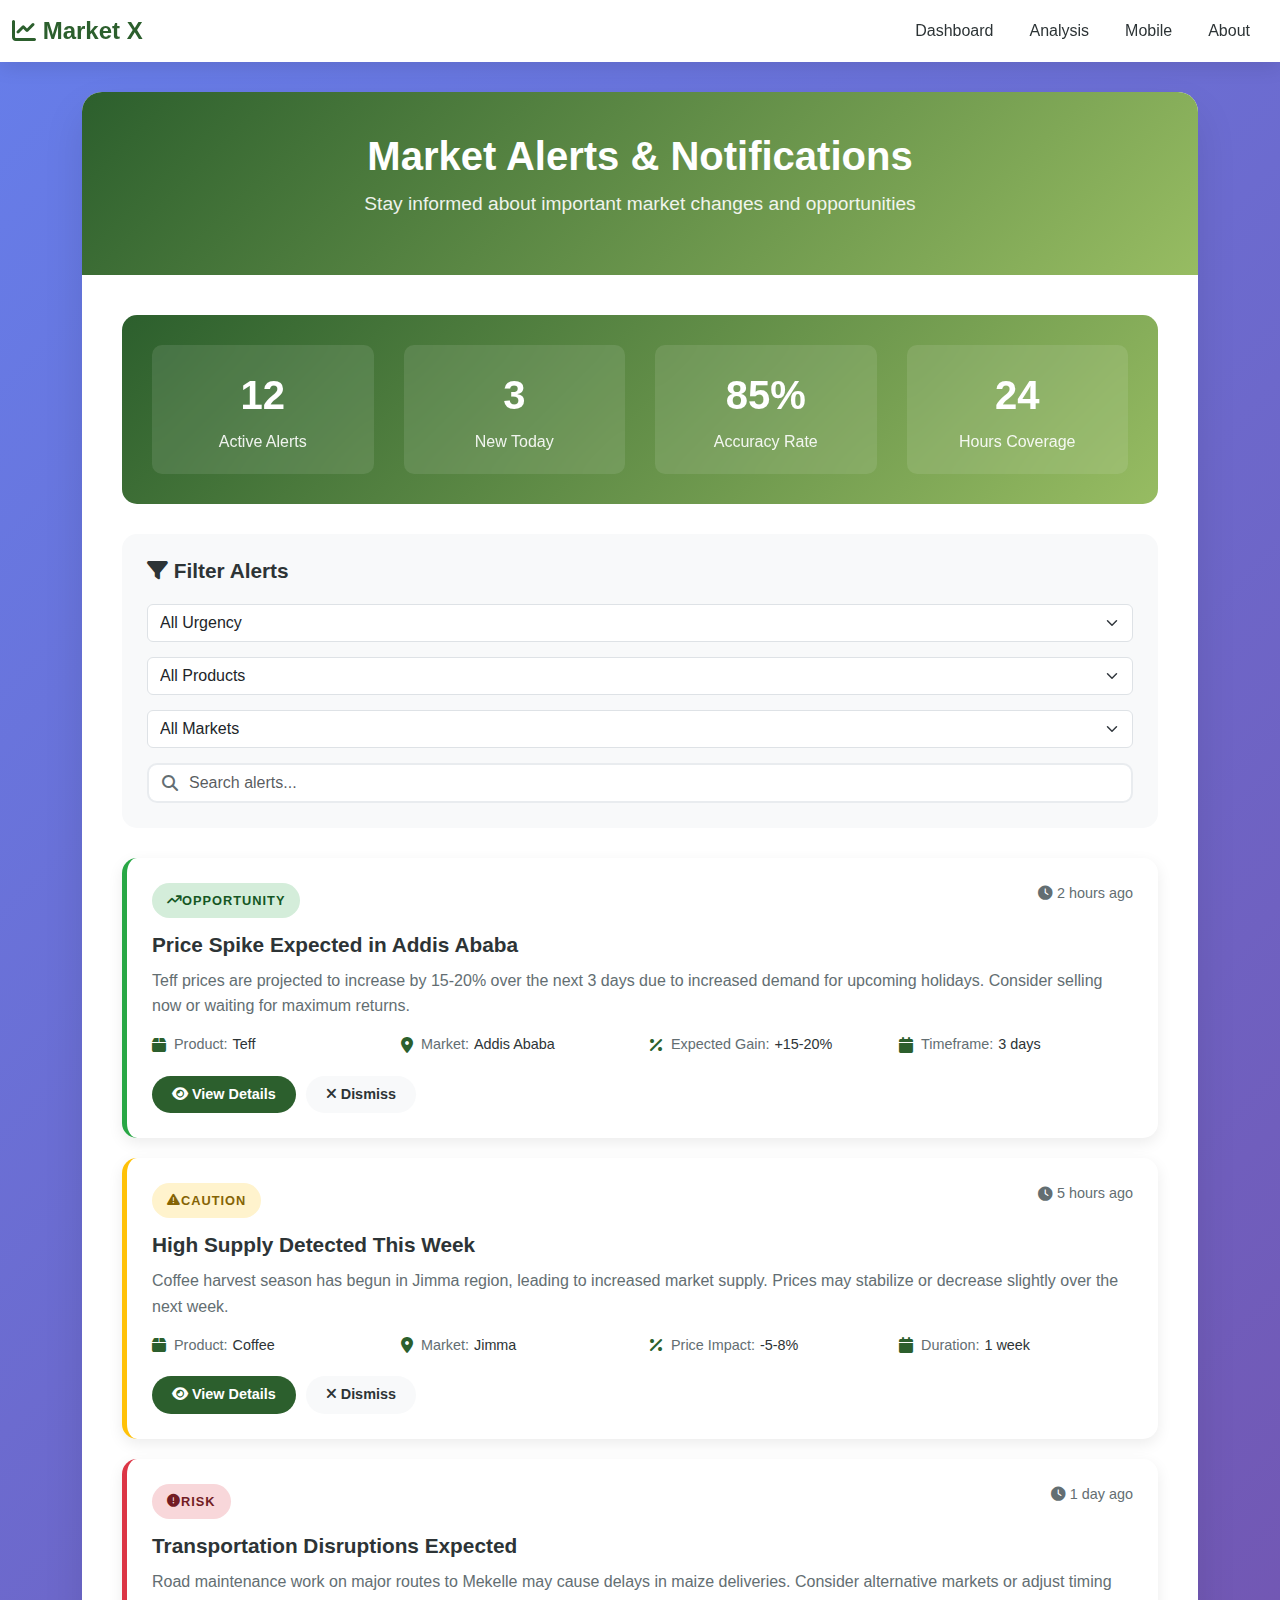
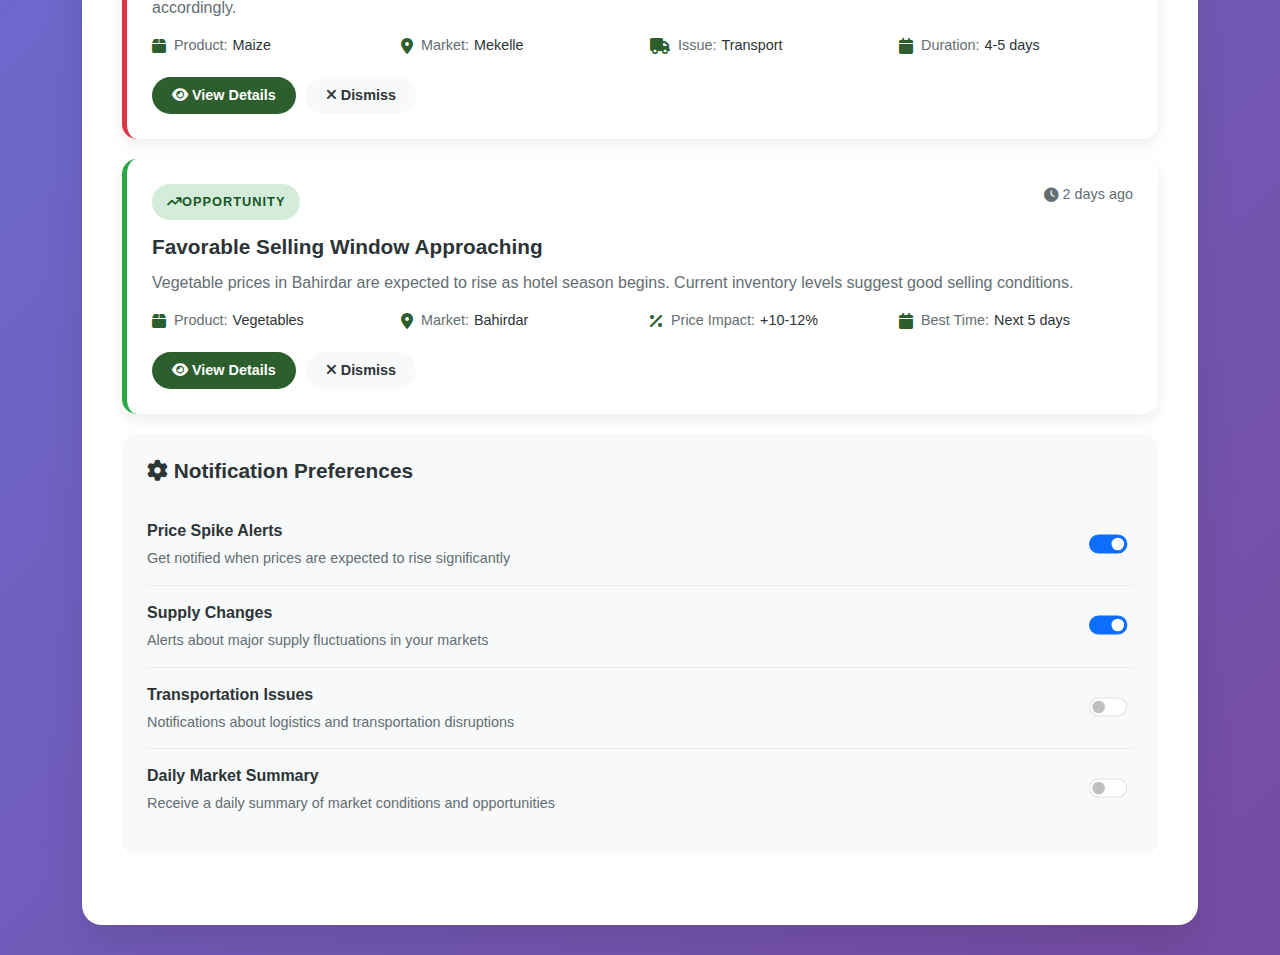
<file: templates/alerts.html>
<!DOCTYPE html>
<html lang="en">

<head>
    <meta charset="UTF-8">
    <meta name="viewport" content="width=device-width, initial-scale=1.0">
    <title>Market Alerts - Market X</title>
    <link href="https://cdn.jsdelivr.net/npm/bootstrap@5.3.0/dist/css/bootstrap.min.css" rel="stylesheet">
    <link href="https://cdnjs.cloudflare.com/ajax/libs/font-awesome/6.4.0/css/all.min.css" rel="stylesheet">
    <style>
        :root {
            --primary-color: #2c5f2d;
            --secondary-color: #97bc62;
            --accent-color: #ff6b35;
            --text-dark: #2d3436;
            --text-light: #636e72;
            --bg-light: #f8f9fa;
            --success-color: #28a745;
            --warning-color: #ffc107;
            --danger-color: #dc3545;
        }

        body {
            font-family: 'Segoe UI', Tahoma, Geneva, Verdana, sans-serif;
            background: linear-gradient(135deg, #667eea 0%, #764ba2 100%);
            min-height: 100vh;
            color: var(--text-dark);
        }

        /* Navigation */
        .navbar-custom {
            background: white;
            box-shadow: 0 5px 20px rgba(0, 0, 0, 0.1);
            position: sticky;
            top: 0;
            z-index: 1000;
        }

        .navbar-brand {
            font-weight: bold;
            font-size: 1.5rem;
            color: var(--primary-color);
        }

        .nav-link {
            color: var(--text-dark);
            font-weight: 500;
            margin: 0 10px;
            transition: color 0.3s ease;
        }

        .nav-link:hover {
            color: var(--primary-color);
        }

        /* Main Container */
        .main-container {
            background: white;
            border-radius: 20px;
            box-shadow: 0 20px 40px rgba(0, 0, 0, 0.1);
            margin: 30px auto;
            max-width: 1200px;
            overflow: hidden;
        }

        /* Header Section */
        .header-section {
            background: linear-gradient(135deg, var(--primary-color), var(--secondary-color));
            color: white;
            padding: 40px;
            text-align: center;
        }

        .page-title {
            font-size: 2.5rem;
            font-weight: bold;
            margin-bottom: 10px;
        }

        .page-subtitle {
            font-size: 1.2rem;
            opacity: 0.9;
        }

        /* Alerts Content */
        .alerts-content {
            padding: 40px;
        }

        /* Filter Section */
        .filter-section {
            background: var(--bg-light);
            border-radius: 15px;
            padding: 25px;
            margin-bottom: 30px;
        }

        .filter-title {
            font-size: 1.3rem;
            font-weight: 600;
            color: var(--text-dark);
            margin-bottom: 20px;
        }

        .filter-controls {
            display: flex;
            gap: 15px;
            flex-wrap: wrap;
            align-items: center;
        }

        .filter-select {
            min-width: 150px;
        }

        .search-box {
            flex: 1;
            min-width: 200px;
            position: relative;
        }

        .search-input {
            padding-left: 40px;
            border-radius: 10px;
            border: 2px solid #e9ecef;
        }

        .search-icon {
            position: absolute;
            left: 15px;
            top: 50%;
            transform: translateY(-50%);
            color: var(--text-light);
        }

        /* Alert Cards */
        .alert-card {
            background: white;
            border-radius: 15px;
            padding: 25px;
            margin-bottom: 20px;
            box-shadow: 0 5px 15px rgba(0, 0, 0, 0.08);
            border-left: 5px solid;
            transition: all 0.3s ease;
            cursor: pointer;
        }

        .alert-card:hover {
            transform: translateY(-3px);
            box-shadow: 0 10px 25px rgba(0, 0, 0, 0.12);
        }

        .alert-card.opportunity {
            border-left-color: var(--success-color);
        }

        .alert-card.caution {
            border-left-color: var(--warning-color);
        }

        .alert-card.risk {
            border-left-color: var(--danger-color);
        }

        .alert-header {
            display: flex;
            justify-content: space-between;
            align-items: flex-start;
            margin-bottom: 15px;
        }

        .alert-type {
            display: inline-flex;
            align-items: center;
            padding: 8px 15px;
            border-radius: 50px;
            font-size: 0.8rem;
            font-weight: 600;
            text-transform: uppercase;
            letter-spacing: 1px;
        }

        .alert-type.opportunity {
            background: #d4edda;
            color: #155724;
        }

        .alert-type.caution {
            background: #fff3cd;
            color: #856404;
        }

        .alert-type.risk {
            background: #f8d7da;
            color: #721c24;
        }

        .alert-time {
            color: var(--text-light);
            font-size: 0.9rem;
            display: flex;
            align-items: center;
        }

        .alert-time i {
            margin-right: 5px;
        }

        .alert-title {
            font-size: 1.3rem;
            font-weight: 600;
            color: var(--text-dark);
            margin-bottom: 10px;
        }

        .alert-description {
            color: var(--text-light);
            line-height: 1.6;
            margin-bottom: 15px;
        }

        .alert-details {
            display: grid;
            grid-template-columns: repeat(auto-fit, minmax(150px, 1fr));
            gap: 15px;
            margin-top: 15px;
        }

        .alert-detail {
            display: flex;
            align-items: center;
            font-size: 0.9rem;
        }

        .alert-detail i {
            color: var(--primary-color);
            margin-right: 8px;
            font-size: 1rem;
        }

        .alert-detail-label {
            color: var(--text-light);
            margin-right: 5px;
        }

        .alert-actions {
            display: flex;
            gap: 10px;
            margin-top: 20px;
        }

        .btn-alert {
            padding: 8px 20px;
            border-radius: 20px;
            font-size: 0.9rem;
            font-weight: 600;
            border: none;
            cursor: pointer;
            transition: all 0.3s ease;
        }

        .btn-view {
            background: var(--primary-color);
            color: white;
        }

        .btn-view:hover {
            background: var(--secondary-color);
        }

        .btn-dismiss {
            background: var(--bg-light);
            color: var(--text-dark);
        }

        .btn-dismiss:hover {
            background: #e9ecef;
        }

        /* Statistics Section */
        .stats-section {
            background: linear-gradient(135deg, var(--primary-color), var(--secondary-color));
            color: white;
            border-radius: 15px;
            padding: 30px;
            margin-bottom: 30px;
        }

        .stats-grid {
            display: grid;
            grid-template-columns: repeat(auto-fit, minmax(200px, 1fr));
            gap: 30px;
            text-align: center;
        }

        .stat-item {
            padding: 20px;
            background: rgba(255, 255, 255, 0.1);
            border-radius: 10px;
            backdrop-filter: blur(10px);
        }

        .stat-number {
            font-size: 2.5rem;
            font-weight: bold;
            margin-bottom: 5px;
        }

        .stat-label {
            font-size: 1rem;
            opacity: 0.9;
        }

        /* Empty State */
        .empty-state {
            text-align: center;
            padding: 60px 20px;
            color: var(--text-light);
        }

        .empty-icon {
            font-size: 4rem;
            color: #e9ecef;
            margin-bottom: 20px;
        }

        .empty-title {
            font-size: 1.5rem;
            font-weight: 600;
            color: var(--text-dark);
            margin-bottom: 10px;
        }

        .empty-description {
            font-size: 1rem;
            margin-bottom: 20px;
        }

        /* Alert Creation Modal */
        .modal-content {
            border-radius: 15px;
            border: none;
        }

        .modal-header {
            background: linear-gradient(135deg, var(--primary-color), var(--secondary-color));
            color: white;
            border-radius: 15px 15px 0 0;
        }

        .form-label {
            font-weight: 600;
            color: var(--text-dark);
        }

        /* Notification Settings */
        .notification-settings {
            background: var(--bg-light);
            border-radius: 15px;
            padding: 25px;
            margin-bottom: 30px;
        }

        .settings-title {
            font-size: 1.3rem;
            font-weight: 600;
            color: var(--text-dark);
            margin-bottom: 20px;
        }

        .setting-item {
            display: flex;
            justify-content: space-between;
            align-items: center;
            padding: 15px 0;
            border-bottom: 1px solid #e9ecef;
        }

        .setting-item:last-child {
            border-bottom: none;
        }

        .setting-info {
            flex: 1;
        }

        .setting-name {
            font-weight: 600;
            color: var(--text-dark);
            margin-bottom: 5px;
        }

        .setting-description {
            color: var(--text-light);
            font-size: 0.9rem;
        }

        .form-switch {
            transform: scale(1.2);
        }

        /* Responsive */
        @media (max-width: 768px) {
            .main-container {
                margin: 20px;
                border-radius: 15px;
            }

            .header-section {
                padding: 30px 20px;
            }

            .page-title {
                font-size: 2rem;
            }

            .alerts-content {
                padding: 20px;
            }

            .filter-controls {
                flex-direction: column;
                align-items: stretch;
            }

            .search-box {
                width: 100%;
            }

            .alert-details {
                grid-template-columns: 1fr;
            }

            .stats-grid {
                grid-template-columns: 1fr;
            }
        }
    </style>
</head>

<body>
    <!-- Navigation -->
    <nav class="navbar navbar-expand-lg navbar-custom">
        <div class="container-fluid">
            <a class="navbar-brand" href="/">
                <i class="fas fa-chart-line"></i> Market X
            </a>
            <button class="navbar-toggler" type="button" data-bs-toggle="collapse" data-bs-target="#navbarNav">
                <span class="navbar-toggler-icon"></span>
            </button>
            <div class="collapse navbar-collapse" id="navbarNav">
                <ul class="navbar-nav ms-auto">
                    <li class="nav-item">
                        <a class="nav-link" href="/dashboard">Dashboard</a>
                    </li>
                    <li class="nav-item">
                        <a class="nav-link" href="/analysis">Analysis</a>
                    </li>
                    <li class="nav-item">
                        <a class="nav-link" href="/mobile">Mobile</a>
                    </li>
                    <li class="nav-item">
                        <a class="nav-link" href="/about">About</a>
                    </li>
                </ul>
            </div>
        </div>
    </nav>

    <!-- Main Container -->
    <div class="container">
        <div class="main-container">
            <!-- Header Section -->
            <div class="header-section">
                <h1 class="page-title">Market Alerts & Notifications</h1>
                <p class="page-subtitle">Stay informed about important market changes and opportunities</p>
            </div>

            <!-- Alerts Content -->
            <div class="alerts-content">
                <!-- Statistics Section -->
                <div class="stats-section">
                    <div class="stats-grid">
                        <div class="stat-item">
                            <div class="stat-number">12</div>
                            <div class="stat-label">Active Alerts</div>
                        </div>
                        <div class="stat-item">
                            <div class="stat-number">3</div>
                            <div class="stat-label">New Today</div>
                        </div>
                        <div class="stat-item">
                            <div class="stat-number">85%</div>
                            <div class="stat-label">Accuracy Rate</div>
                        </div>
                        <div class="stat-item">
                            <div class="stat-number">24</div>
                            <div class="stat-label">Hours Coverage</div>
                        </div>
                    </div>
                </div>

                <!-- Filter Section -->
                <div class="filter-section">
                    <h3 class="filter-title">
                        <i class="fas fa-filter"></i> Filter Alerts
                    </h3>
                    <div class="filter-controls">
                        <select class="form-select filter-select" id="urgencyFilter">
                            <option value="">All Urgency</option>
                            <option value="high">High Priority</option>
                            <option value="medium">Medium Priority</option>
                            <option value="low">Low Priority</option>
                        </select>

                        <select class="form-select filter-select" id="productFilter">
                            <option value="">All Products</option>
                            <option value="teff">Teff</option>
                            <option value="coffee">Coffee</option>
                            <option value="maize">Maize</option>
                            <option value="wheat">Wheat</option>
                        </select>

                        <select class="form-select filter-select" id="marketFilter">
                            <option value="">All Markets</option>
                            <option value="addis-ababa">Addis Ababa</option>
                            <option value="mekelle">Mekelle</option>
                            <option value="gondar">Gondar</option>
                            <option value="bahirdar">Bahirdar</option>
                        </select>

                        <div class="search-box">
                            <i class="fas fa-search search-icon"></i>
                            <input type="text" class="form-control search-input" placeholder="Search alerts...">
                        </div>
                    </div>
                </div>

                <!-- Alert Cards -->
                <div id="alertsContainer">
                    <!-- Opportunity Alert -->
                    <div class="alert-card opportunity" data-urgency="high" data-product="teff"
                        data-market="addis-ababa">
                        <div class="alert-header">
                            <span class="alert-type opportunity">
                                <i class="fas fa-arrow-trend-up"></i> Opportunity
                            </span>
                            <span class="alert-time">
                                <i class="fas fa-clock"></i> 2 hours ago
                            </span>
                        </div>
                        <h3 class="alert-title">Price Spike Expected in Addis Ababa</h3>
                        <p class="alert-description">
                            Teff prices are projected to increase by 15-20% over the next 3 days due to increased demand
                            for upcoming holidays. Consider selling now or waiting for maximum returns.
                        </p>
                        <div class="alert-details">
                            <div class="alert-detail">
                                <i class="fas fa-box"></i>
                                <span class="alert-detail-label">Product:</span>
                                <span>Teff</span>
                            </div>
                            <div class="alert-detail">
                                <i class="fas fa-map-marker-alt"></i>
                                <span class="alert-detail-label">Market:</span>
                                <span>Addis Ababa</span>
                            </div>
                            <div class="alert-detail">
                                <i class="fas fa-percentage"></i>
                                <span class="alert-detail-label">Expected Gain:</span>
                                <span>+15-20%</span>
                            </div>
                            <div class="alert-detail">
                                <i class="fas fa-calendar"></i>
                                <span class="alert-detail-label">Timeframe:</span>
                                <span>3 days</span>
                            </div>
                        </div>
                        <div class="alert-actions">
                            <button class="btn-alert btn-view" onclick="viewAlertDetails(this)">
                                <i class="fas fa-eye"></i> View Details
                            </button>
                            <button class="btn-alert btn-dismiss" onclick="dismissAlert(this)">
                                <i class="fas fa-times"></i> Dismiss
                            </button>
                        </div>
                    </div>

                    <!-- Caution Alert -->
                    <div class="alert-card caution" data-urgency="medium" data-product="coffee" data-market="jimma">
                        <div class="alert-header">
                            <span class="alert-type caution">
                                <i class="fas fa-exclamation-triangle"></i> Caution
                            </span>
                            <span class="alert-time">
                                <i class="fas fa-clock"></i> 5 hours ago
                            </span>
                        </div>
                        <h3 class="alert-title">High Supply Detected This Week</h3>
                        <p class="alert-description">
                            Coffee harvest season has begun in Jimma region, leading to increased market supply. Prices
                            may stabilize or decrease slightly over the next week.
                        </p>
                        <div class="alert-details">
                            <div class="alert-detail">
                                <i class="fas fa-box"></i>
                                <span class="alert-detail-label">Product:</span>
                                <span>Coffee</span>
                            </div>
                            <div class="alert-detail">
                                <i class="fas fa-map-marker-alt"></i>
                                <span class="alert-detail-label">Market:</span>
                                <span>Jimma</span>
                            </div>
                            <div class="alert-detail">
                                <i class="fas fa-percentage"></i>
                                <span class="alert-detail-label">Price Impact:</span>
                                <span>-5-8%</span>
                            </div>
                            <div class="alert-detail">
                                <i class="fas fa-calendar"></i>
                                <span class="alert-detail-label">Duration:</span>
                                <span>1 week</span>
                            </div>
                        </div>
                        <div class="alert-actions">
                            <button class="btn-alert btn-view" onclick="viewAlertDetails(this)">
                                <i class="fas fa-eye"></i> View Details
                            </button>
                            <button class="btn-alert btn-dismiss" onclick="dismissAlert(this)">
                                <i class="fas fa-times"></i> Dismiss
                            </button>
                        </div>
                    </div>

                    <!-- Risk Alert -->
                    <div class="alert-card risk" data-urgency="high" data-product="maize" data-market="mekelle">
                        <div class="alert-header">
                            <span class="alert-type risk">
                                <i class="fas fa-exclamation-circle"></i> Risk
                            </span>
                            <span class="alert-time">
                                <i class="fas fa-clock"></i> 1 day ago
                            </span>
                        </div>
                        <h3 class="alert-title">Transportation Disruptions Expected</h3>
                        <p class="alert-description">
                            Road maintenance work on major routes to Mekelle may cause delays in maize deliveries.
                            Consider alternative markets or adjust timing accordingly.
                        </p>
                        <div class="alert-details">
                            <div class="alert-detail">
                                <i class="fas fa-box"></i>
                                <span class="alert-detail-label">Product:</span>
                                <span>Maize</span>
                            </div>
                            <div class="alert-detail">
                                <i class="fas fa-map-marker-alt"></i>
                                <span class="alert-detail-label">Market:</span>
                                <span>Mekelle</span>
                            </div>
                            <div class="alert-detail">
                                <i class="fas fa-truck"></i>
                                <span class="alert-detail-label">Issue:</span>
                                <span>Transport</span>
                            </div>
                            <div class="alert-detail">
                                <i class="fas fa-calendar"></i>
                                <span class="alert-detail-label">Duration:</span>
                                <span>4-5 days</span>
                            </div>
                        </div>
                        <div class="alert-actions">
                            <button class="btn-alert btn-view" onclick="viewAlertDetails(this)">
                                <i class="fas fa-eye"></i> View Details
                            </button>
                            <button class="btn-alert btn-dismiss" onclick="dismissAlert(this)">
                                <i class="fas fa-times"></i> Dismiss
                            </button>
                        </div>
                    </div>

                    <!-- Opportunity Alert -->
                    <div class="alert-card opportunity" data-urgency="medium" data-product="vegetables"
                        data-market="bahirdar">
                        <div class="alert-header">
                            <span class="alert-type opportunity">
                                <i class="fas fa-arrow-trend-up"></i> Opportunity
                            </span>
                            <span class="alert-time">
                                <i class="fas fa-clock"></i> 2 days ago
                            </span>
                        </div>
                        <h3 class="alert-title">Favorable Selling Window Approaching</h3>
                        <p class="alert-description">
                            Vegetable prices in Bahirdar are expected to rise as hotel season begins. Current inventory
                            levels suggest good selling conditions.
                        </p>
                        <div class="alert-details">
                            <div class="alert-detail">
                                <i class="fas fa-box"></i>
                                <span class="alert-detail-label">Product:</span>
                                <span>Vegetables</span>
                            </div>
                            <div class="alert-detail">
                                <i class="fas fa-map-marker-alt"></i>
                                <span class="alert-detail-label">Market:</span>
                                <span>Bahirdar</span>
                            </div>
                            <div class="alert-detail">
                                <i class="fas fa-percentage"></i>
                                <span class="alert-detail-label">Price Impact:</span>
                                <span>+10-12%</span>
                            </div>
                            <div class="alert-detail">
                                <i class="fas fa-calendar"></i>
                                <span class="alert-detail-label">Best Time:</span>
                                <span>Next 5 days</span>
                            </div>
                        </div>
                        <div class="alert-actions">
                            <button class="btn-alert btn-view" onclick="viewAlertDetails(this)">
                                <i class="fas fa-eye"></i> View Details
                            </button>
                            <button class="btn-alert btn-dismiss" onclick="dismissAlert(this)">
                                <i class="fas fa-times"></i> Dismiss
                            </button>
                        </div>
                    </div>
                </div>

                <!-- Notification Settings -->
                <div class="notification-settings">
                    <h3 class="settings-title">
                        <i class="fas fa-cog"></i> Notification Preferences
                    </h3>

                    <div class="setting-item">
                        <div class="setting-info">
                            <div class="setting-name">Price Spike Alerts</div>
                            <div class="setting-description">Get notified when prices are expected to rise significantly
                            </div>
                        </div>
                        <div class="form-check form-switch">
                            <input class="form-check-input" type="checkbox" id="priceSpikes" checked>
                        </div>
                    </div>

                    <div class="setting-item">
                        <div class="setting-info">
                            <div class="setting-name">Supply Changes</div>
                            <div class="setting-description">Alerts about major supply fluctuations in your markets
                            </div>
                        </div>
                        <div class="form-check form-switch">
                            <input class="form-check-input" type="checkbox" id="supplyChanges" checked>
                        </div>
                    </div>

                    <div class="setting-item">
                        <div class="setting-info">
                            <div class="setting-name">Transportation Issues</div>
                            <div class="setting-description">Notifications about logistics and transportation
                                disruptions</div>
                        </div>
                        <div class="form-check form-switch">
                            <input class="form-check-input" type="checkbox" id="transportIssues">
                        </div>
                    </div>

                    <div class="setting-item">
                        <div class="setting-info">
                            <div class="setting-name">Daily Market Summary</div>
                            <div class="setting-description">Receive a daily summary of market conditions and
                                opportunities</div>
                        </div>
                        <div class="form-check form-switch">
                            <input class="form-check-input" type="checkbox" id="dailySummary">
                        </div>
                    </div>
                </div>
            </div>
        </div>
    </div>

    <!-- Alert Details Modal -->
    <div class="modal fade" id="alertModal" tabindex="-1">
        <div class="modal-dialog modal-lg">
            <div class="modal-content">
                <div class="modal-header">
                    <h5 class="modal-title">Alert Details</h5>
                    <button type="button" class="btn-close btn-close-white" data-bs-dismiss="modal"></button>
                </div>
                <div class="modal-body">
                    <div id="modalContent">
                        <!-- Dynamic content will be inserted here -->
                    </div>
                </div>
                <div class="modal-footer">
                    <button type="button" class="btn btn-secondary" data-bs-dismiss="modal">Close</button>
                    <button type="button" class="btn btn-primary" onclick="createCustomAlert()">Create Custom
                        Alert</button>
                </div>
            </div>
        </div>
    </div>

    <script src="https://cdn.jsdelivr.net/npm/bootstrap@5.3.0/dist/js/bootstrap.bundle.min.js"></script>
    <script>
        // Filter functionality
        document.getElementById('urgencyFilter').addEventListener('change', filterAlerts);
        document.getElementById('productFilter').addEventListener('change', filterAlerts);
        document.getElementById('marketFilter').addEventListener('change', filterAlerts);
        document.querySelector('.search-input').addEventListener('input', filterAlerts);

        function filterAlerts() {
            const urgency = document.getElementById('urgencyFilter').value;
            const product = document.getElementById('productFilter').value;
            const market = document.getElementById('marketFilter').value;
            const searchTerm = document.querySelector('.search-input').value.toLowerCase();

            const alerts = document.querySelectorAll('.alert-card');

            alerts.forEach(alert => {
                let show = true;

                if (urgency && alert.dataset.urgency !== urgency) show = false;
                if (product && alert.dataset.product !== product) show = false;
                if (market && alert.dataset.market !== market) show = false;
                if (searchTerm && !alert.textContent.toLowerCase().includes(searchTerm)) show = false;

                alert.style.display = show ? 'block' : 'none';
            });

            checkEmptyState();
        }

        function checkEmptyState() {
            const visibleAlerts = document.querySelectorAll('.alert-card[style="display: block;"], .alert-card:not([style])');
            const container = document.getElementById('alertsContainer');

            if (visibleAlerts.length === 0) {
                if (!document.getElementById('emptyState')) {
                    const emptyState = document.createElement('div');
                    emptyState.id = 'emptyState';
                    emptyState.className = 'empty-state';
                    emptyState.innerHTML = `
                        <div class="empty-icon">
                            <i class="fas fa-bell-slash"></i>
                        </div>
                        <h3 class="empty-title">No Alerts Found</h3>
                        <p class="empty-description">
                            Try adjusting your filters or check back later for new market alerts.
                        </p>
                    `;
                    container.appendChild(emptyState);
                }
            } else {
                const emptyState = document.getElementById('emptyState');
                if (emptyState) {
                    emptyState.remove();
                }
            }
        }

        function viewAlertDetails(button) {
            const alertCard = button.closest('.alert-card');
            const title = alertCard.querySelector('.alert-title').textContent;
            const description = alertCard.querySelector('.alert-description').textContent;
            const type = alertCard.querySelector('.alert-type').textContent.trim();

            const modalContent = document.getElementById('modalContent');
            modalContent.innerHTML = `
                <div class="alert-details-expanded">
                    <div class="mb-3">
                        <span class="alert-type ${type.toLowerCase().includes('opportunity') ? 'opportunity' : type.toLowerCase().includes('caution') ? 'caution' : 'risk'}">
                            ${type}
                        </span>
                    </div>
                    <h4>${title}</h4>
                    <p class="text-muted">${description}</p>
                    
                    <h5 class="mt-4">Market Analysis</h5>
                    <p>This alert is based on AI analysis of market patterns, seasonal trends, and current conditions affecting the Ethiopian agricultural market.</p>
                    
                    <h5 class="mt-4">Recommended Actions</h5>
                    <ul>
                        <li>Monitor market conditions closely over the next few days</li>
                        <li>Consider adjusting your selling/buying timeline</li>
                        <li>Stay updated on local market developments</li>
                        <li>Set up additional alerts for related products/markets</li>
                    </ul>
                    
                    <h5 class="mt-4">Related Markets</h5>
                    <div class="row">
                        <div class="col-md-6">
                            <div class="p-3 bg-light rounded">
                                <strong>Addis Ababa</strong><br>
                                <small class="text-muted">Similar conditions expected</small>
                            </div>
                        </div>
                        <div class="col-md-6">
                            <div class="p-3 bg-light rounded">
                                <strong>Hawassa</strong><br>
                                <small class="text-muted">Market conditions stable</small>
                            </div>
                        </div>
                    </div>
                </div>
            `;

            const modal = new bootstrap.Modal(document.getElementById('alertModal'));
            modal.show();
        }

        function dismissAlert(button) {
            const alertCard = button.closest('.alert-card');
            alertCard.style.transition = 'all 0.3s ease';
            alertCard.style.opacity = '0';
            alertCard.style.transform = 'translateX(100%)';

            setTimeout(() => {
                alertCard.remove();
                checkEmptyState();
                updateStats();
            }, 300);
        }

        function updateStats() {
            const activeAlerts = document.querySelectorAll('.alert-card').length;
            document.querySelector('.stat-number').textContent = activeAlerts;
        }

        function createCustomAlert() {
            // This would open a form to create custom alerts
            alert('Custom alert creation feature coming soon!');
        }

        // Initialize
        window.addEventListener('load', function () {
            checkEmptyState();
        });
    </script>
</body>

</html>
</file>
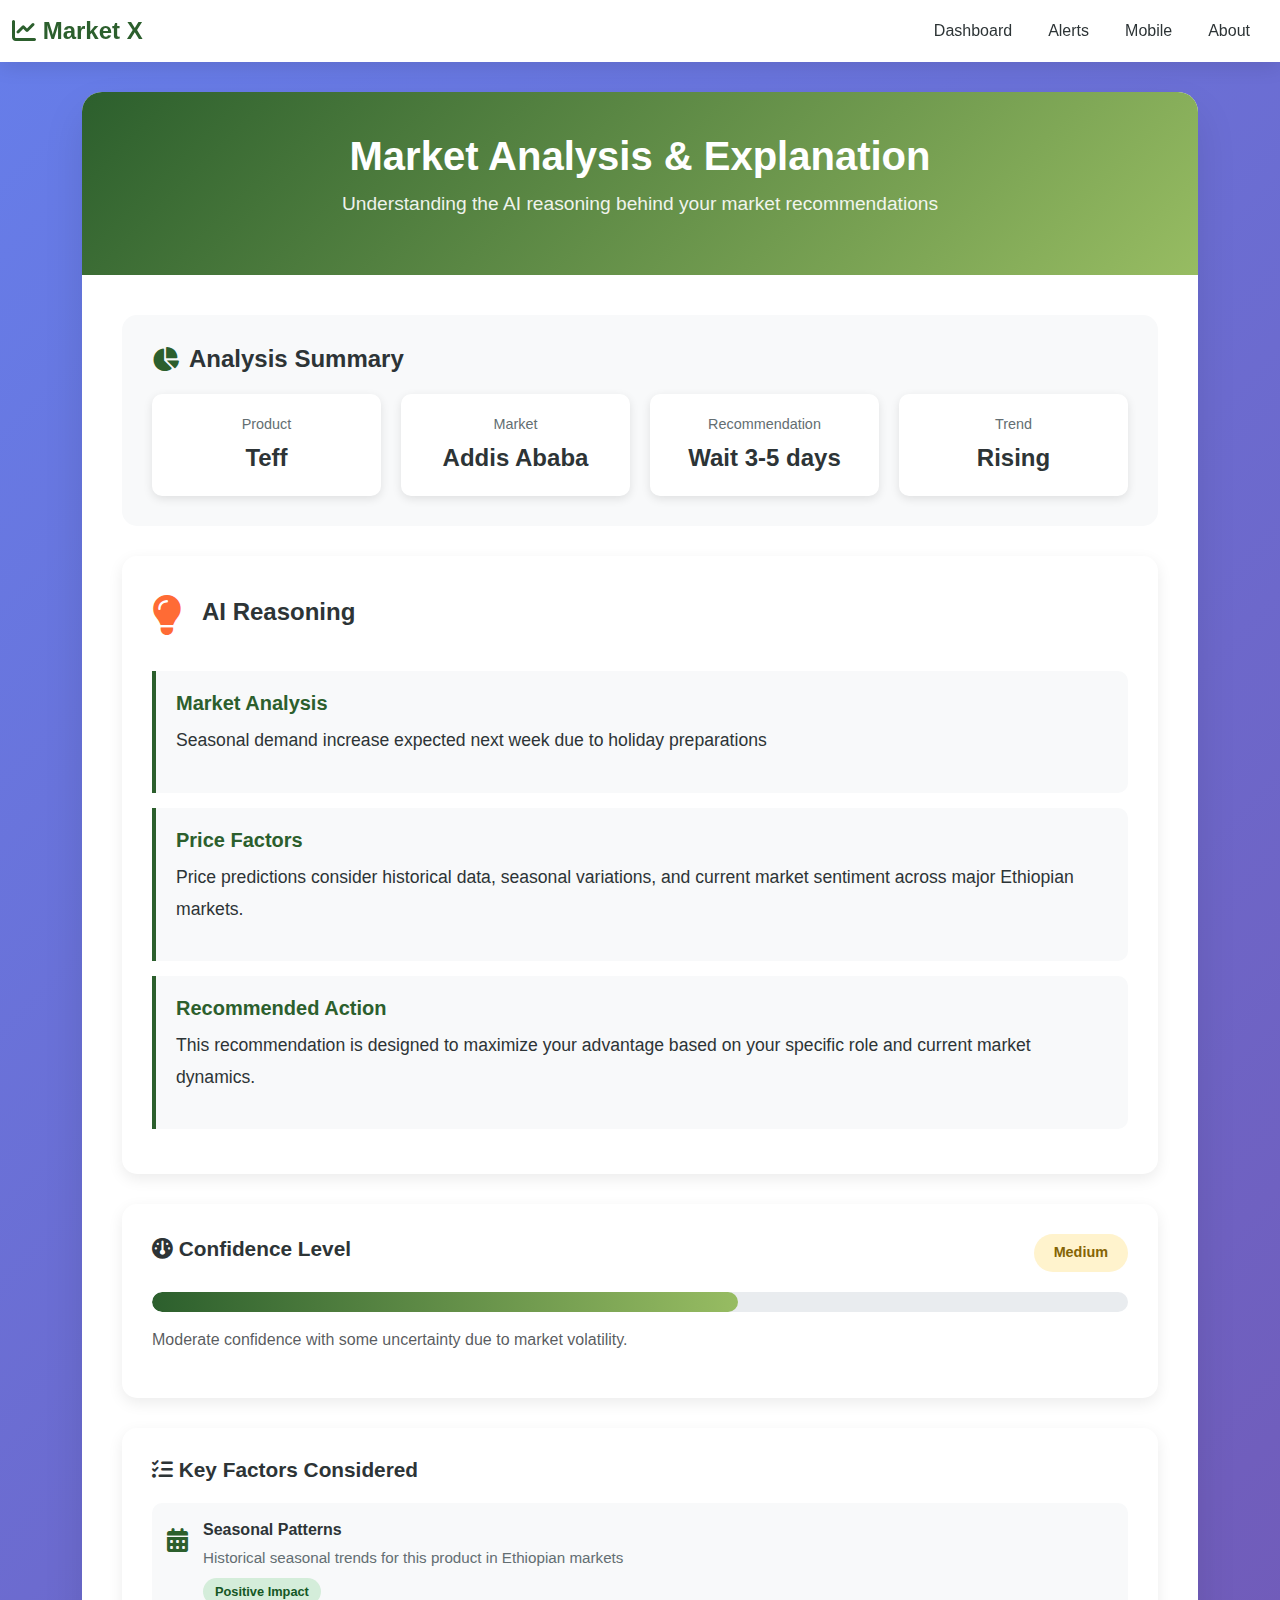
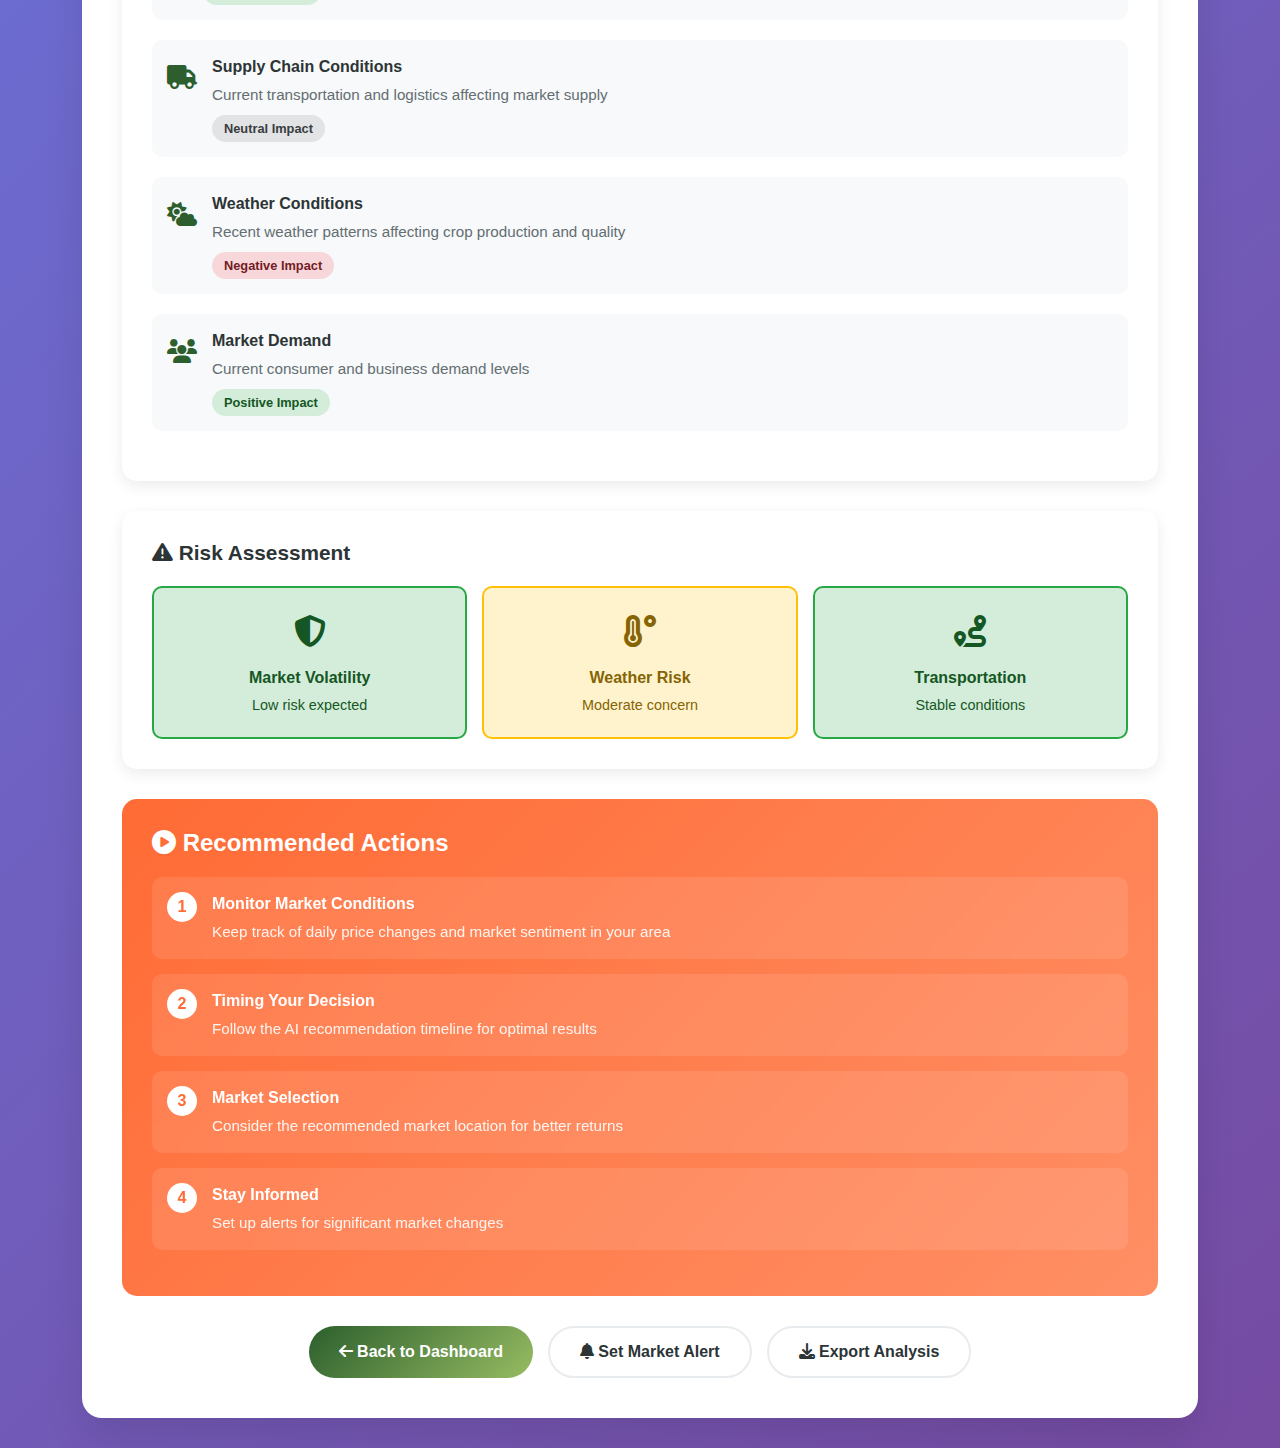
<file: templates/analysis.html>
<!DOCTYPE html>
<html lang="en">

<head>
    <meta charset="UTF-8">
    <meta name="viewport" content="width=device-width, initial-scale=1.0">
    <title>Market Analysis - Market X</title>
    <link href="https://cdn.jsdelivr.net/npm/bootstrap@5.3.0/dist/css/bootstrap.min.css" rel="stylesheet">
    <link href="https://cdnjs.cloudflare.com/ajax/libs/font-awesome/6.4.0/css/all.min.css" rel="stylesheet">
    <style>
        :root {
            --primary-color: #2c5f2d;
            --secondary-color: #97bc62;
            --accent-color: #ff6b35;
            --text-dark: #2d3436;
            --text-light: #636e72;
            --bg-light: #f8f9fa;
            --success-color: #28a745;
            --warning-color: #ffc107;
            --danger-color: #dc3545;
        }

        body {
            font-family: 'Segoe UI', Tahoma, Geneva, Verdana, sans-serif;
            background: linear-gradient(135deg, #667eea 0%, #764ba2 100%);
            min-height: 100vh;
            color: var(--text-dark);
        }

        /* Navigation */
        .navbar-custom {
            background: white;
            box-shadow: 0 5px 20px rgba(0, 0, 0, 0.1);
            position: sticky;
            top: 0;
            z-index: 1000;
        }

        .navbar-brand {
            font-weight: bold;
            font-size: 1.5rem;
            color: var(--primary-color);
        }

        .nav-link {
            color: var(--text-dark);
            font-weight: 500;
            margin: 0 10px;
            transition: color 0.3s ease;
        }

        .nav-link:hover {
            color: var(--primary-color);
        }

        /* Main Container */
        .main-container {
            background: white;
            border-radius: 20px;
            box-shadow: 0 20px 40px rgba(0, 0, 0, 0.1);
            margin: 30px auto;
            max-width: 1200px;
            overflow: hidden;
        }

        /* Header Section */
        .header-section {
            background: linear-gradient(135deg, var(--primary-color), var(--secondary-color));
            color: white;
            padding: 40px;
            text-align: center;
        }

        .page-title {
            font-size: 2.5rem;
            font-weight: bold;
            margin-bottom: 10px;
        }

        .page-subtitle {
            font-size: 1.2rem;
            opacity: 0.9;
        }

        /* Analysis Content */
        .analysis-content {
            padding: 40px;
        }

        /* Summary Section */
        .summary-section {
            background: var(--bg-light);
            border-radius: 15px;
            padding: 30px;
            margin-bottom: 30px;
        }

        .summary-title {
            font-size: 1.5rem;
            font-weight: 600;
            color: var(--text-dark);
            margin-bottom: 20px;
            display: flex;
            align-items: center;
        }

        .summary-title i {
            color: var(--primary-color);
            margin-right: 10px;
        }

        .summary-grid {
            display: grid;
            grid-template-columns: repeat(auto-fit, minmax(200px, 1fr));
            gap: 20px;
        }

        .summary-item {
            background: white;
            padding: 20px;
            border-radius: 10px;
            text-align: center;
            box-shadow: 0 3px 10px rgba(0, 0, 0, 0.1);
        }

        .summary-label {
            font-size: 0.9rem;
            color: var(--text-light);
            margin-bottom: 5px;
        }

        .summary-value {
            font-size: 1.5rem;
            font-weight: bold;
            color: var(--text-dark);
        }

        /* Explanation Panel */
        .explanation-panel {
            background: white;
            border-radius: 15px;
            padding: 30px;
            box-shadow: 0 5px 15px rgba(0, 0, 0, 0.08);
            margin-bottom: 30px;
        }

        .explanation-header {
            display: flex;
            align-items: center;
            margin-bottom: 25px;
        }

        .explanation-icon {
            font-size: 2.5rem;
            color: var(--accent-color);
            margin-right: 20px;
        }

        .explanation-title {
            font-size: 1.5rem;
            font-weight: 600;
            color: var(--text-dark);
        }

        .explanation-content {
            line-height: 1.8;
            color: var(--text-dark);
            font-size: 1.1rem;
        }

        .reasoning-point {
            background: var(--bg-light);
            border-left: 4px solid var(--primary-color);
            padding: 20px;
            margin-bottom: 15px;
            border-radius: 0 10px 10px 0;
        }

        .reasoning-point h5 {
            color: var(--primary-color);
            margin-bottom: 10px;
            font-weight: 600;
        }

        /* Confidence Section */
        .confidence-section {
            background: white;
            border-radius: 15px;
            padding: 30px;
            box-shadow: 0 5px 15px rgba(0, 0, 0, 0.08);
            margin-bottom: 30px;
        }

        .confidence-header {
            display: flex;
            justify-content: space-between;
            align-items: center;
            margin-bottom: 20px;
        }

        .confidence-title {
            font-size: 1.3rem;
            font-weight: 600;
            color: var(--text-dark);
        }

        .confidence-level {
            display: flex;
            align-items: center;
            gap: 15px;
        }

        .confidence-badge {
            padding: 8px 20px;
            border-radius: 50px;
            font-weight: 600;
            font-size: 0.9rem;
        }

        .confidence-high {
            background: #d4edda;
            color: #155724;
        }

        .confidence-medium {
            background: #fff3cd;
            color: #856404;
        }

        .confidence-low {
            background: #f8d7da;
            color: #721c24;
        }

        .confidence-meter {
            background: #e9ecef;
            border-radius: 10px;
            height: 20px;
            overflow: hidden;
            margin-top: 15px;
        }

        .confidence-fill {
            height: 100%;
            background: linear-gradient(90deg, var(--primary-color), var(--secondary-color));
            transition: width 1s ease;
            border-radius: 10px;
        }

        /* Factors Section */
        .factors-section {
            background: white;
            border-radius: 15px;
            padding: 30px;
            box-shadow: 0 5px 15px rgba(0, 0, 0, 0.08);
            margin-bottom: 30px;
        }

        .factors-title {
            font-size: 1.3rem;
            font-weight: 600;
            color: var(--text-dark);
            margin-bottom: 20px;
        }

        .factor-item {
            display: flex;
            align-items: flex-start;
            margin-bottom: 20px;
            padding: 15px;
            background: var(--bg-light);
            border-radius: 10px;
        }

        .factor-icon {
            font-size: 1.5rem;
            color: var(--primary-color);
            margin-right: 15px;
            margin-top: 5px;
        }

        .factor-content {
            flex: 1;
        }

        .factor-name {
            font-weight: 600;
            color: var(--text-dark);
            margin-bottom: 5px;
        }

        .factor-description {
            color: var(--text-light);
            font-size: 0.95rem;
        }

        .factor-impact {
            display: inline-block;
            padding: 4px 12px;
            border-radius: 20px;
            font-size: 0.8rem;
            font-weight: 600;
            margin-top: 8px;
        }

        .impact-positive {
            background: #d4edda;
            color: #155724;
        }

        .impact-negative {
            background: #f8d7da;
            color: #721c24;
        }

        .impact-neutral {
            background: #e2e3e5;
            color: #383d41;
        }

        /* Action Recommendations */
        .action-section {
            background: linear-gradient(135deg, var(--accent-color), #ff8f65);
            color: white;
            border-radius: 15px;
            padding: 30px;
            margin-bottom: 30px;
        }

        .action-title {
            font-size: 1.5rem;
            font-weight: 600;
            margin-bottom: 20px;
        }

        .action-steps {
            list-style: none;
            padding: 0;
        }

        .action-step {
            display: flex;
            align-items: flex-start;
            margin-bottom: 15px;
            padding: 15px;
            background: rgba(255, 255, 255, 0.1);
            border-radius: 10px;
            backdrop-filter: blur(10px);
        }

        .step-number {
            background: white;
            color: var(--accent-color);
            width: 30px;
            height: 30px;
            border-radius: 50%;
            display: flex;
            align-items: center;
            justify-content: center;
            font-weight: bold;
            margin-right: 15px;
            flex-shrink: 0;
        }

        .step-content {
            flex: 1;
        }

        .step-title {
            font-weight: 600;
            margin-bottom: 5px;
        }

        .step-description {
            opacity: 0.9;
            font-size: 0.95rem;
        }

        /* Risk Indicators */
        .risk-section {
            background: white;
            border-radius: 15px;
            padding: 30px;
            box-shadow: 0 5px 15px rgba(0, 0, 0, 0.08);
            margin-bottom: 30px;
        }

        .risk-title {
            font-size: 1.3rem;
            font-weight: 600;
            color: var(--text-dark);
            margin-bottom: 20px;
        }

        .risk-indicators {
            display: grid;
            grid-template-columns: repeat(auto-fit, minmax(200px, 1fr));
            gap: 15px;
        }

        .risk-indicator {
            padding: 20px;
            border-radius: 10px;
            text-align: center;
            border: 2px solid;
        }

        .risk-low {
            background: #d4edda;
            border-color: #28a745;
            color: #155724;
        }

        .risk-medium {
            background: #fff3cd;
            border-color: #ffc107;
            color: #856404;
        }

        .risk-high {
            background: #f8d7da;
            border-color: #dc3545;
            color: #721c24;
        }

        .risk-icon {
            font-size: 2rem;
            margin-bottom: 10px;
        }

        .risk-label {
            font-weight: 600;
            margin-bottom: 5px;
        }

        .risk-description {
            font-size: 0.9rem;
        }

        /* Action Buttons */
        .action-buttons {
            display: flex;
            gap: 15px;
            justify-content: center;
            margin-top: 30px;
        }

        .btn-action {
            padding: 12px 30px;
            border-radius: 50px;
            font-weight: 600;
            text-decoration: none;
            transition: all 0.3s ease;
            border: none;
            cursor: pointer;
        }

        .btn-primary-custom {
            background: linear-gradient(135deg, var(--primary-color), var(--secondary-color));
            color: white;
        }

        .btn-primary-custom:hover {
            transform: translateY(-2px);
            box-shadow: 0 5px 15px rgba(44, 95, 45, 0.3);
        }

        .btn-secondary-custom {
            background: white;
            color: var(--text-dark);
            border: 2px solid #e9ecef;
        }

        .btn-secondary-custom:hover {
            background: var(--bg-light);
            border-color: var(--primary-color);
        }

        /* Responsive */
        @media (max-width: 768px) {
            .main-container {
                margin: 20px;
                border-radius: 15px;
            }

            .header-section {
                padding: 30px 20px;
            }

            .page-title {
                font-size: 2rem;
            }

            .analysis-content {
                padding: 20px;
            }

            .summary-grid {
                grid-template-columns: 1fr;
            }

            .action-buttons {
                flex-direction: column;
            }

            .btn-action {
                width: 100%;
            }
        }
    </style>
</head>

<body>
    <!-- Navigation -->
    <nav class="navbar navbar-expand-lg navbar-custom">
        <div class="container-fluid">
            <a class="navbar-brand" href="/">
                <i class="fas fa-chart-line"></i> Market X
            </a>
            <button class="navbar-toggler" type="button" data-bs-toggle="collapse" data-bs-target="#navbarNav">
                <span class="navbar-toggler-icon"></span>
            </button>
            <div class="collapse navbar-collapse" id="navbarNav">
                <ul class="navbar-nav ms-auto">
                    <li class="nav-item">
                        <a class="nav-link" href="/dashboard">Dashboard</a>
                    </li>
                    <li class="nav-item">
                        <a class="nav-link" href="/alerts">Alerts</a>
                    </li>
                    <li class="nav-item">
                        <a class="nav-link" href="/mobile">Mobile</a>
                    </li>
                    <li class="nav-item">
                        <a class="nav-link" href="/about">About</a>
                    </li>
                </ul>
            </div>
        </div>
    </nav>

    <!-- Main Container -->
    <div class="container">
        <div class="main-container">
            <!-- Header Section -->
            <div class="header-section">
                <h1 class="page-title">Market Analysis & Explanation</h1>
                <p class="page-subtitle">Understanding the AI reasoning behind your market recommendations</p>
            </div>

            <!-- Analysis Content -->
            <div class="analysis-content">
                <!-- Summary Section -->
                <div class="summary-section">
                    <h2 class="summary-title">
                        <i class="fas fa-chart-pie"></i> Analysis Summary
                    </h2>
                    <div class="summary-grid">
                        <div class="summary-item">
                            <div class="summary-label">Product</div>
                            <div class="summary-value" id="summaryProduct">-</div>
                        </div>
                        <div class="summary-item">
                            <div class="summary-label">Market</div>
                            <div class="summary-value" id="summaryMarket">-</div>
                        </div>
                        <div class="summary-item">
                            <div class="summary-label">Recommendation</div>
                            <div class="summary-value" id="summaryRecommendation">-</div>
                        </div>
                        <div class="summary-item">
                            <div class="summary-label">Trend</div>
                            <div class="summary-value" id="summaryTrend">-</div>
                        </div>
                    </div>
                </div>

                <!-- Explanation Panel -->
                <div class="explanation-panel">
                    <div class="explanation-header">
                        <div class="explanation-icon">
                            <i class="fas fa-lightbulb"></i>
                        </div>
                        <h2 class="explanation-title">AI Reasoning</h2>
                    </div>
                    <div class="explanation-content">
                        <div class="reasoning-point">
                            <h5>Market Analysis</h5>
                            <p id="marketReasoning">
                                Based on current market conditions and seasonal patterns, the AI has analyzed supply and
                                demand factors to provide this recommendation.
                            </p>
                        </div>
                        <div class="reasoning-point">
                            <h5>Price Factors</h5>
                            <p id="priceReasoning">
                                Price predictions consider historical data, seasonal variations, and current market
                                sentiment across major Ethiopian markets.
                            </p>
                        </div>
                        <div class="reasoning-point">
                            <h5>Recommended Action</h5>
                            <p id="actionReasoning">
                                This recommendation is designed to maximize your advantage based on your specific role
                                and current market dynamics.
                            </p>
                        </div>
                    </div>
                </div>

                <!-- Confidence Section -->
                <div class="confidence-section">
                    <div class="confidence-header">
                        <h3 class="confidence-title">
                            <i class="fas fa-gauge"></i> Confidence Level
                        </h3>
                        <div class="confidence-level">
                            <span class="confidence-badge confidence-medium" id="confidenceBadge">Medium</span>
                        </div>
                    </div>
                    <div class="confidence-meter">
                        <div class="confidence-fill" id="confidenceFill" style="width: 60%;"></div>
                    </div>
                    <p class="mt-3 text-muted" id="confidenceExplanation">
                        Confidence is based on data availability, market stability, and pattern recognition accuracy.
                    </p>
                </div>

                <!-- Factors Section -->
                <div class="factors-section">
                    <h3 class="factors-title">
                        <i class="fas fa-list-check"></i> Key Factors Considered
                    </h3>

                    <div class="factor-item">
                        <div class="factor-icon">
                            <i class="fas fa-calendar-alt"></i>
                        </div>
                        <div class="factor-content">
                            <div class="factor-name">Seasonal Patterns</div>
                            <div class="factor-description">
                                Historical seasonal trends for this product in Ethiopian markets
                            </div>
                            <span class="factor-impact impact-positive">Positive Impact</span>
                        </div>
                    </div>

                    <div class="factor-item">
                        <div class="factor-icon">
                            <i class="fas fa-truck"></i>
                        </div>
                        <div class="factor-content">
                            <div class="factor-name">Supply Chain Conditions</div>
                            <div class="factor-description">
                                Current transportation and logistics affecting market supply
                            </div>
                            <span class="factor-impact impact-neutral">Neutral Impact</span>
                        </div>
                    </div>

                    <div class="factor-item">
                        <div class="factor-icon">
                            <i class="fas fa-cloud-sun"></i>
                        </div>
                        <div class="factor-content">
                            <div class="factor-name">Weather Conditions</div>
                            <div class="factor-description">
                                Recent weather patterns affecting crop production and quality
                            </div>
                            <span class="factor-impact impact-negative">Negative Impact</span>
                        </div>
                    </div>

                    <div class="factor-item">
                        <div class="factor-icon">
                            <i class="fas fa-users"></i>
                        </div>
                        <div class="factor-content">
                            <div class="factor-name">Market Demand</div>
                            <div class="factor-description">
                                Current consumer and business demand levels
                            </div>
                            <span class="factor-impact impact-positive">Positive Impact</span>
                        </div>
                    </div>
                </div>

                <!-- Risk Indicators -->
                <div class="risk-section">
                    <h3 class="risk-title">
                        <i class="fas fa-exclamation-triangle"></i> Risk Assessment
                    </h3>
                    <div class="risk-indicators">
                        <div class="risk-indicator risk-low">
                            <div class="risk-icon">
                                <i class="fas fa-shield-alt"></i>
                            </div>
                            <div class="risk-label">Market Volatility</div>
                            <div class="risk-description">Low risk expected</div>
                        </div>
                        <div class="risk-indicator risk-medium">
                            <div class="risk-icon">
                                <i class="fas fa-temperature-high"></i>
                            </div>
                            <div class="risk-label">Weather Risk</div>
                            <div class="risk-description">Moderate concern</div>
                        </div>
                        <div class="risk-indicator risk-low">
                            <div class="risk-icon">
                                <i class="fas fa-route"></i>
                            </div>
                            <div class="risk-label">Transportation</div>
                            <div class="risk-description">Stable conditions</div>
                        </div>
                    </div>
                </div>

                <!-- Action Recommendations -->
                <div class="action-section">
                    <h2 class="action-title">
                        <i class="fas fa-play-circle"></i> Recommended Actions
                    </h2>
                    <ol class="action-steps">
                        <li class="action-step">
                            <div class="step-number">1</div>
                            <div class="step-content">
                                <div class="step-title">Monitor Market Conditions</div>
                                <div class="step-description">
                                    Keep track of daily price changes and market sentiment in your area
                                </div>
                            </div>
                        </li>
                        <li class="action-step">
                            <div class="step-number">2</div>
                            <div class="step-content">
                                <div class="step-title">Timing Your Decision</div>
                                <div class="step-description">
                                    Follow the AI recommendation timeline for optimal results
                                </div>
                            </div>
                        </li>
                        <li class="action-step">
                            <div class="step-number">3</div>
                            <div class="step-content">
                                <div class="step-title">Market Selection</div>
                                <div class="step-description">
                                    Consider the recommended market location for better returns
                                </div>
                            </div>
                        </li>
                        <li class="action-step">
                            <div class="step-number">4</div>
                            <div class="step-content">
                                <div class="step-title">Stay Informed</div>
                                <div class="step-description">
                                    Set up alerts for significant market changes
                                </div>
                            </div>
                        </li>
                    </ol>
                </div>

                <!-- Action Buttons -->
                <div class="action-buttons">
                    <button class="btn-action btn-primary-custom" onclick="goToDashboard()">
                        <i class="fas fa-arrow-left"></i> Back to Dashboard
                    </button>
                    <button class="btn-action btn-secondary-custom" onclick="setAlert()">
                        <i class="fas fa-bell"></i> Set Market Alert
                    </button>
                    <button class="btn-action btn-secondary-custom" onclick="exportAnalysis()">
                        <i class="fas fa-download"></i> Export Analysis
                    </button>
                </div>
            </div>
        </div>
    </div>

    <script src="https://cdn.jsdelivr.net/npm/bootstrap@5.3.0/dist/js/bootstrap.bundle.min.js"></script>
    <script>
        // Initialize page with sample data or stored analysis
        window.addEventListener('load', function () {
            loadAnalysisData();
        });

        function loadAnalysisData() {
            // Try to get stored analysis data
            const storedAnalysis = sessionStorage.getItem('lastAnalysis');

            if (storedAnalysis) {
                const data = JSON.parse(storedAnalysis);
                updateAnalysisDisplay(data);
            } else {
                // Show sample data for demo
                const sampleData = {
                    product: 'Teff',
                    market: 'Addis Ababa',
                    recommendation: 'Wait 3-5 days',
                    trend: 'Rising',
                    confidence: 'Medium',
                    reasoning: 'Seasonal demand increase expected next week due to holiday preparations'
                };
                updateAnalysisDisplay(sampleData);
            }
        }

        function updateAnalysisDisplay(data) {
            // Update summary section
            document.getElementById('summaryProduct').textContent = data.product || '-';
            document.getElementById('summaryMarket').textContent = data.market || '-';
            document.getElementById('summaryRecommendation').textContent = data.recommendation || '-';
            document.getElementById('summaryTrend').textContent = data.trend || '-';

            // Update reasoning sections
            if (data.reasoning) {
                document.getElementById('marketReasoning').textContent = data.reasoning;
            }

            // Update confidence
            if (data.confidence) {
                updateConfidence(data.confidence);
            }
        }

        function updateConfidence(level) {
            const badge = document.getElementById('confidenceBadge');
            const fill = document.getElementById('confidenceFill');
            const explanation = document.getElementById('confidenceExplanation');

            // Remove existing classes
            badge.className = 'confidence-badge';

            // Set based on level
            const confidenceData = {
                'High': {
                    class: 'confidence-high',
                    width: '90%',
                    explanation: 'High confidence based on strong pattern recognition and sufficient data.'
                },
                'Medium': {
                    class: 'confidence-medium',
                    width: '60%',
                    explanation: 'Moderate confidence with some uncertainty due to market volatility.'
                },
                'Low': {
                    class: 'confidence-low',
                    width: '30%',
                    explanation: 'Lower confidence due to limited data or unpredictable market conditions.'
                }
            };

            const config = confidenceData[level] || confidenceData['Medium'];

            badge.classList.add(config.class);
            badge.textContent = level;
            fill.style.width = config.width;
            explanation.textContent = config.explanation;
        }

        function goToDashboard() {
            window.location.href = '/dashboard';
        }

        function setAlert() {
            window.location.href = '/alerts';
        }

        function exportAnalysis() {
            // Create analysis summary
            const analysisData = {
                product: document.getElementById('summaryProduct').textContent,
                market: document.getElementById('summaryMarket').textContent,
                recommendation: document.getElementById('summaryRecommendation').textContent,
                trend: document.getElementById('summaryTrend').textContent,
                timestamp: new Date().toISOString()
            };

            // Convert to JSON and download
            const dataStr = JSON.stringify(analysisData, null, 2);
            const dataUri = 'data:application/json;charset=utf-8,' + encodeURIComponent(dataStr);

            const exportFileDefaultName = `marketx-analysis-${Date.now()}.json`;

            const linkElement = document.createElement('a');
            linkElement.setAttribute('href', dataUri);
            linkElement.setAttribute('download', exportFileDefaultName);
            linkElement.click();
        }
    </script>
</body>

</html>
</file>
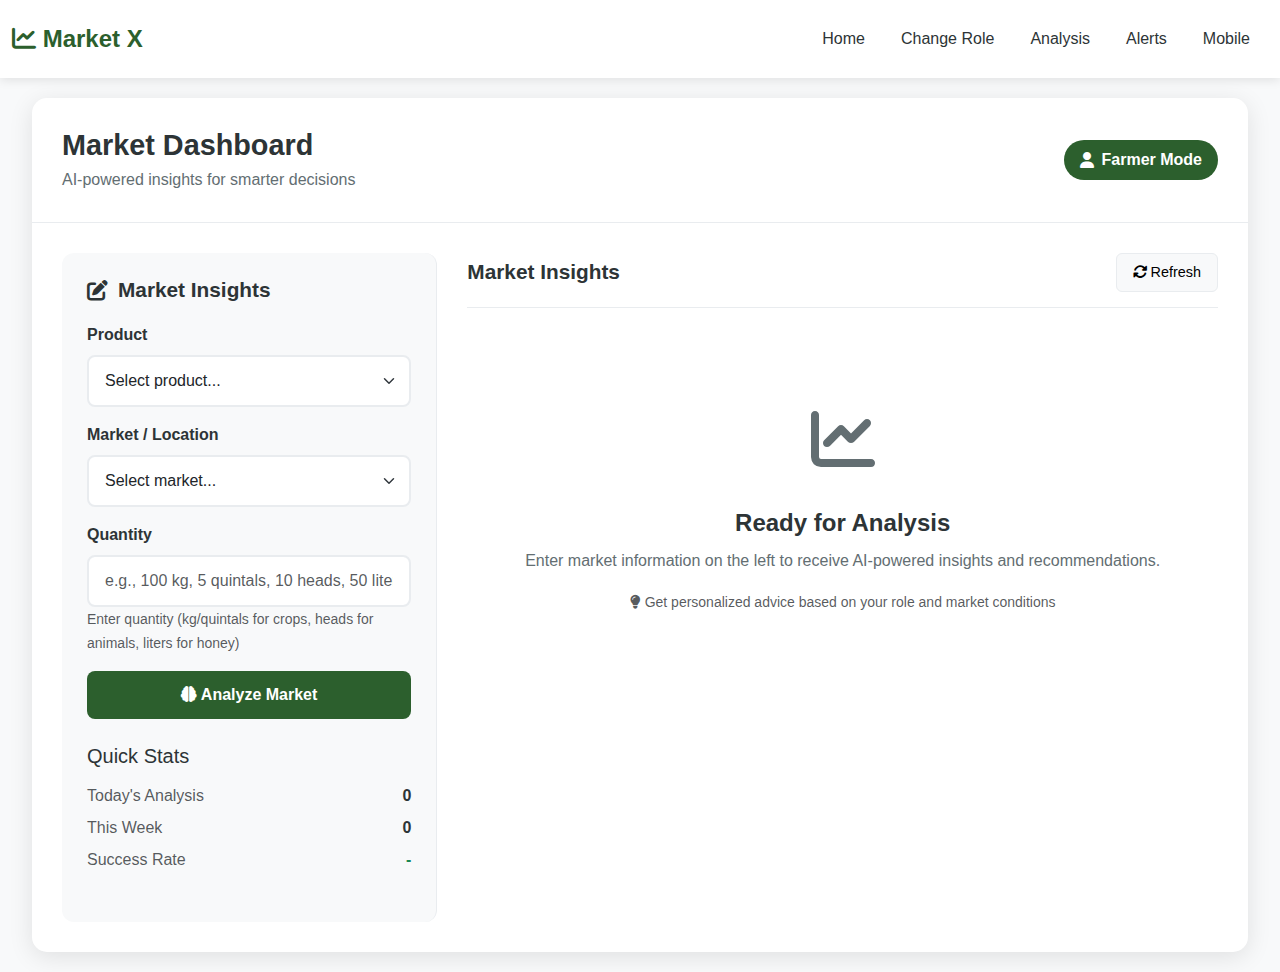
<file: templates/dashboard.html>
<!DOCTYPE html>
<html lang="en">

<head>
    <meta charset="UTF-8">
    <meta name="viewport" content="width=device-width, initial-scale=1.0">
    <title>Market X - Dashboard</title>
    <link href="https://cdn.jsdelivr.net/npm/bootstrap@5.3.0/dist/css/bootstrap.min.css" rel="stylesheet">
    <link href="https://cdnjs.cloudflare.com/ajax/libs/font-awesome/6.4.0/css/all.min.css" rel="stylesheet">
    <style>
        :root {
            --primary-color: #2c5f2d;
            --secondary-color: #97bc62;
            --accent-color: #ff6b35;
            --text-dark: #2d3436;
            --text-light: #636e72;
            --bg-light: #f8f9fa;
            --success-color: #28a745;
            --warning-color: #ffc107;
            --danger-color: #dc3545;
            --info-color: #17a2b8;
        }

        body {
            font-family: 'Segoe UI', Tahoma, Geneva, Verdana, sans-serif;
            background: var(--bg-light);
            color: var(--text-dark);
            margin: 0;
            padding: 0;
        }

        /* Navigation */
        .navbar-custom {
            background: white;
            box-shadow: 0 2px 10px rgba(0, 0, 0, 0.1);
            padding: 1rem 0;
            transition: all 0.3s ease;
        }

        .navbar-custom.scrolled {
            background: rgba(255, 255, 255, 0.95);
            backdrop-filter: blur(10px);
        }

        .navbar-brand {
            font-weight: bold;
            font-size: 1.5rem;
            color: var(--primary-color);
            text-decoration: none;
        }

        .navbar-brand:hover {
            color: var(--secondary-color);
        }

        .nav-link {
            color: var(--text-dark);
            font-weight: 500;
            margin: 0 10px;
            transition: color 0.3s ease;
            text-decoration: none;
        }

        .nav-link:hover {
            color: var(--primary-color);
        }

        /* Main Container */
        .main-container {
            margin: 20px;
            background: white;
            border-radius: 15px;
            box-shadow: 0 5px 25px rgba(0, 0, 0, 0.1);
            min-height: calc(100vh - 120px);
        }

        /* Dashboard Header */
        .dashboard-header {
            padding: 30px;
            border-bottom: 1px solid #e9ecef;
            display: flex;
            justify-content: space-between;
            align-items: center;
        }

        .dashboard-title {
            font-size: 1.8rem;
            font-weight: bold;
            color: var(--text-dark);
            margin: 0;
        }

        .dashboard-subtitle {
            color: var(--text-light);
            margin: 5px 0 0 0;
            font-size: 1rem;
        }

        .role-badge {
            background: var(--primary-color);
            color: white;
            padding: 8px 16px;
            border-radius: 20px;
            font-weight: 600;
            display: inline-flex;
            align-items: center;
            gap: 8px;
        }

        /* Dashboard Layout */
        .dashboard-content {
            display: grid;
            grid-template-columns: 1fr 2fr;
            gap: 30px;
            padding: 30px;
        }

        /* Input Panel */
        .input-panel {
            background: var(--bg-light);
            padding: 25px;
            border-radius: 12px;
            border-right: 1px solid #e9ecef;
        }

        .panel-title {
            font-size: 1.3rem;
            font-weight: 600;
            color: var(--text-dark);
            margin-bottom: 20px;
            display: flex;
            align-items: center;
            gap: 10px;
        }

        .form-section {
            margin-bottom: 25px;
        }

        .form-label {
            font-weight: 600;
            color: var(--text-dark);
            margin-bottom: 8px;
            display: block;
        }

        .form-control,
        .form-select {
            border: 2px solid #e9ecef;
            border-radius: 8px;
            padding: 12px 16px;
            font-size: 1rem;
            transition: all 0.3s ease;
            width: 100%;
        }

        .form-control:focus,
        .form-select:focus {
            border-color: var(--primary-color);
            box-shadow: 0 0 0 0.2rem rgba(44, 95, 45, 0.25);
            outline: none;
        }

        .btn-analyze {
            background: var(--primary-color);
            color: white;
            border: none;
            border-radius: 8px;
            padding: 12px 24px;
            font-size: 1rem;
            font-weight: 600;
            cursor: pointer;
            transition: all 0.3s ease;
            width: 100%;
        }

        .btn-analyze:hover {
            background: var(--secondary-color);
            transform: translateY(-2px);
            box-shadow: 0 5px 15px rgba(44, 95, 45, 0.3);
        }

        /* Insight Panel */
        .insight-panel {
            background: white;
        }

        .insight-header {
            display: flex;
            justify-content: space-between;
            align-items: center;
            margin-bottom: 25px;
            padding-bottom: 15px;
            border-bottom: 1px solid #e9ecef;
        }

        .insight-title {
            font-size: 1.3rem;
            font-weight: 600;
            color: var(--text-dark);
            margin: 0;
        }

        .refresh-btn {
            background: var(--bg-light);
            border: 1px solid #e9ecef;
            border-radius: 6px;
            padding: 8px 16px;
            font-size: 0.9rem;
            cursor: pointer;
            transition: all 0.3s ease;
        }

        .refresh-btn:hover {
            background: var(--primary-color);
            color: white;
        }

        /* Empty State */
        .empty-state {
            text-align: center;
            padding: 60px 20px;
        }

        .empty-icon {
            font-size: 4rem;
            color: var(--text-light);
            margin-bottom: 20px;
        }

        .empty-title {
            font-size: 1.5rem;
            font-weight: 600;
            color: var(--text-dark);
            margin-bottom: 10px;
        }

        .empty-description {
            color: var(--text-light);
            font-size: 1rem;
            line-height: 1.6;
        }

        /* Loading State */
        .loading-state {
            text-align: center;
            padding: 60px 20px;
        }

        .spinner {
            border: 3px solid var(--primary-color);
            border-top: 3px solid transparent;
            border-radius: 50%;
            width: 40px;
            height: 40px;
            animation: spin 1s linear infinite;
            margin: 0 auto 20px;
        }

        @keyframes spin {
            0% {
                transform: rotate(0deg);
            }

            100% {
                transform: rotate(360deg);
            }
        }

        .loading-text {
            font-size: 1.2rem;
            font-weight: 600;
            color: var(--text-dark);
            margin-bottom: 10px;
        }

        /* Insight Cards */
        .insight-grid {
            display: grid;
            grid-template-columns: repeat(auto-fit, minmax(250px, 1fr));
            gap: 20px;
            margin-bottom: 30px;
        }

        .insight-card {
            background: var(--bg-light);
            padding: 25px;
            border-radius: 12px;
            text-align: center;
            transition: all 0.3s ease;
        }

        .insight-card:hover {
            transform: translateY(-5px);
            box-shadow: 0 10px 25px rgba(0, 0, 0, 0.1);
        }

        .insight-icon {
            font-size: 2.5rem;
            color: var(--primary-color);
            margin-bottom: 15px;
        }

        .insight-label {
            font-weight: 600;
            color: var(--text-dark);
            margin-bottom: 8px;
            font-size: 0.9rem;
        }

        .insight-value {
            font-size: 1.8rem;
            font-weight: bold;
            color: var(--primary-color);
            margin-bottom: 5px;
        }

        .insight-description {
            color: var(--text-light);
            font-size: 0.9rem;
            line-height: 1.4;
        }

        /* Recommendation Card */
        .recommendation-card {
            background: linear-gradient(135deg, var(--primary-color), var(--secondary-color));
            color: white;
            padding: 25px;
            border-radius: 12px;
            margin-bottom: 30px;
            text-align: center;
        }

        .recommendation-title {
            font-size: 1.2rem;
            font-weight: 600;
            margin-bottom: 15px;
        }

        .recommendation-text {
            font-size: 1.4rem;
            font-weight: bold;
            margin-bottom: 10px;
        }

        .recommendation-subtitle {
            font-size: 1rem;
            opacity: 0.9;
        }

        /* Trend Chart */
        .trend-chart {
            background: white;
            padding: 25px;
            border-radius: 12px;
            margin-bottom: 30px;
        }

        .chart-header {
            display: flex;
            justify-content: space-between;
            align-items: center;
            margin-bottom: 20px;
        }

        .chart-title {
            font-size: 1.2rem;
            font-weight: 600;
            color: var(--text-dark);
            margin: 0;
        }

        .chart-canvas {
            height: 300px;
            background: var(--bg-light);
            border-radius: 8px;
            display: flex;
            align-items: center;
            justify-content: center;
        }

        .chart-placeholder {
            text-align: center;
            color: var(--text-light);
        }

        /* Responsive */
        @media (max-width: 1024px) {
            .dashboard-content {
                grid-template-columns: 1fr;
            }

            .input-panel {
                border-right: none;
                border-bottom: 1px solid #e9ecef;
            }
        }

        @media (max-width: 768px) {
            .main-container {
                margin: 20px;
                border-radius: 15px;
            }

            .dashboard-header {
                padding: 20px;
                flex-direction: column;
                align-items: flex-start;
                gap: 15px;
            }

            .dashboard-title {
                font-size: 1.5rem;
            }

            .input-panel,
            .insight-panel {
                padding: 20px;
            }

            .insight-grid {
                grid-template-columns: 1fr;
            }
        }
    </style>
</head>

<body>
    <!-- Navigation -->
    <nav class="navbar navbar-expand-lg navbar-custom">
        <div class="container-fluid">
            <a class="navbar-brand" href="/">
                <i class="fas fa-chart-line"></i> Market X
            </a>
            <button class="navbar-toggler" type="button" data-bs-toggle="collapse" data-bs-target="#navbarNav">
                <span class="navbar-toggler-icon"></span>
            </button>
            <div class="collapse navbar-collapse" id="navbarNav">
                <ul class="navbar-nav ms-auto">
                    <li class="nav-item">
                        <a class="nav-link" href="/">Home</a>
                    </li>
                    <li class="nav-item">
                        <a class="nav-link" href="/role-selection">Change Role</a>
                    </li>
                    <li class="nav-item">
                        <a class="nav-link" href="/analysis">Analysis</a>
                    </li>
                    <li class="nav-item">
                        <a class="nav-link" href="/alerts">Alerts</a>
                    </li>
                    <li class="nav-item">
                        <a class="nav-link" href="/mobile">Mobile</a>
                    </li>
                </ul>
            </div>
        </div>
    </nav>

    <!-- Main Container -->
    <div class="container-fluid">
        <div class="main-container">
            <!-- Dashboard Header -->
            <div class="dashboard-header">
                <div>
                    <h1 class="dashboard-title">Market Dashboard</h1>
                    <p class="dashboard-subtitle">AI-powered insights for smarter decisions</p>
                </div>
                <div class="d-flex align-items-center gap-3">
                    <span class="role-badge" id="roleBadge">
                        <i class="fas fa-user"></i> <span id="roleText">Farmer Mode</span>
                    </span>
                </div>
            </div>

            <!-- Dashboard Content -->
            <div class="dashboard-content">
                <!-- Market Input Panel -->
                <div class="input-panel">
                    <h2 class="panel-title">
                        <i class="fas fa-edit"></i> Market Insights
                    </h2>

                    <form id="analysisForm">
                        <div class="form-section">
                            <div class="mb-3">
                                <label for="product" class="form-label">Product</label>
                                <select class="form-select" id="product" required>
                                    <option value="">Select product...</option>
                                    <optgroup label="Cereal Crops">
                                        <option value="teff">Teff</option>
                                        <option value="maize">Maize</option>
                                        <option value="wheat">Wheat</option>
                                        <option value="sorghum">Sorghum</option>
                                    </optgroup>
                                    <optgroup label="Cash Crops">
                                        <option value="coffee">Coffee</option>
                                    </optgroup>
                                    <optgroup label="Legumes">
                                        <option value="beans">Beans</option>
                                        <option value="lentils">Lentils</option>
                                    </optgroup>
                                    <optgroup label="Produce">
                                        <option value="vegetables">Vegetables</option>
                                        <option value="fruits">Fruits</option>
                                    </optgroup>
                                    <optgroup label="Livestock">
                                        <option value="cattle">Cattle (Cows/Oxen)</option>
                                        <option value="goats">Goats</option>
                                        <option value="sheep">Sheep</option>
                                        <option value="chickens">Chickens (Poultry)</option>
                                        <option value="camels">Camels</option>
                                        <option value="bees_honey">Bees & Honey</option>
                                    </optgroup>
                                </select>
                            </div>

                            <div class="mb-3">
                                <label for="market" class="form-label">Market / Location</label>
                                <select class="form-select" id="market" required>
                                    <option value="">Select market...</option>
                                    <option value="addis-ababa">Addis Ababa</option>
                                    <option value="mekelle">Mekelle</option>
                                    <option value="gondar">Gondar</option>
                                    <option value="bahirdar">Bahirdar</option>
                                    <option value="hawassa">Hawassa</option>
                                    <option value="jimma">Jimma</option>
                                    <option value="dire-dawa">Dire Dawa</option>
                                    <option value="adama">Adama</option>
                                    <option value="shashemene">Shashemene</option>
                                    <option value="local">Local Market</option>
                                </select>
                            </div>

                            <div class="mb-3">
                                <label for="quantity" class="form-label">Quantity</label>
                                <input type="text" class="form-control" id="quantity"
                                    placeholder="e.g., 100 kg, 5 quintals, 10 heads, 50 liters" required>
                                <small class="text-muted" id="quantityHint">Enter quantity (kg/quintals for crops, heads
                                    for animals, liters for honey)</small>
                            </div>

                            <button type="submit" class="btn-analyze" id="analyzeBtn">
                                <i class="fas fa-brain"></i> Analyze Market
                            </button>
                        </div>
                    </form>

                    <!-- Quick Stats -->
                    <div class="form-section">
                        <h5 class="mb-3">Quick Stats</h5>
                        <div class="d-flex justify-content-between mb-2">
                            <span class="text-muted">Today's Analysis</span>
                            <span class="fw-bold">0</span>
                        </div>
                        <div class="d-flex justify-content-between mb-2">
                            <span class="text-muted">This Week</span>
                            <span class="fw-bold">0</span>
                        </div>
                        <div class="d-flex justify-content-between">
                            <span class="text-muted">Success Rate</span>
                            <span class="fw-bold text-success">-</span>
                        </div>
                    </div>
                </div>

                <!-- Insight Display Section -->
                <div class="insight-panel">
                    <div class="insight-header">
                        <h2 class="insight-title">Market Insights</h2>
                        <button class="refresh-btn" onclick="refreshInsights()">
                            <i class="fas fa-sync-alt"></i> Refresh
                        </button>
                    </div>

                    <!-- Empty State -->
                    <div class="empty-state" id="emptyState">
                        <div class="empty-icon">
                            <i class="fas fa-chart-line"></i>
                        </div>
                        <h3 class="empty-title">Ready for Analysis</h3>
                        <p class="empty-description">
                            Enter market information on the left to receive AI-powered insights and recommendations.
                        </p>
                        <div class="text-muted">
                            <small><i class="fas fa-lightbulb"></i> Get personalized advice based on your role and
                                market conditions</small>
                        </div>
                    </div>

                    <!-- Loading State -->
                    <div class="loading-state" id="loadingState" style="display: none;">
                        <div class="spinner"></div>
                        <h4 class="loading-text">AI is analyzing market conditions...</h4>
                        <p class="text-muted">This may take a few seconds</p>
                    </div>

                    <!-- Results Section -->
                    <div id="resultsSection" style="display: none;">
                        <!-- Recommendation Card -->
                        <div class="recommendation-card" id="recommendationCard">
                            <div class="recommendation-title">AI Recommendation</div>
                            <div class="recommendation-text" id="recommendationText">-</div>
                            <div class="recommendation-subtitle" id="recommendationSubtitle">-</div>
                        </div>

                        <!-- Insight Cards Grid -->
                        <div class="insight-grid">
                            <div class="insight-card" id="priceCard">
                                <div class="insight-icon">
                                    <i class="fas fa-dollar-sign"></i>
                                </div>
                                <div class="insight-label">Estimated Price</div>
                                <div class="insight-value" id="priceValue">-</div>
                                <div class="insight-description" id="priceDescription">-</div>
                            </div>

                            <div class="insight-card" id="trendCard">
                                <div class="insight-icon">
                                    <i class="fas fa-chart-line"></i>
                                </div>
                                <div class="insight-label">7-Day Trend</div>
                                <div class="insight-value" id="trendValue">-</div>
                                <div class="insight-description" id="trendDescription">-</div>
                            </div>

                            <div class="insight-card" id="marketCard">
                                <div class="insight-icon">
                                    <i class="fas fa-map-marker-alt"></i>
                                </div>
                                <div class="insight-label">Best Market</div>
                                <div class="insight-value" id="marketValue">-</div>
                                <div class="insight-description" id="marketDescription">-</div>
                            </div>

                            <div class="insight-card" id="confidenceCard">
                                <div class="insight-icon">
                                    <i class="fas fa-gauge"></i>
                                </div>
                                <div class="insight-label">Confidence</div>
                                <div class="insight-value" id="confidenceValue">-</div>
                                <div class="insight-description" id="confidenceDescription">-</div>
                            </div>
                        </div>

                        <!-- Trend Chart -->
                        <div class="trend-chart">
                            <div class="chart-header">
                                <h3 class="chart-title">Price Trend Projection</h3>
                                <span class="badge bg-secondary">Next 7 Days</span>
                            </div>
                            <div class="chart-canvas">
                                <div class="chart-placeholder">
                                    <i class="fas fa-chart-area fa-3x mb-3"></i>
                                    <p>Trend visualization will appear here</p>
                                    <small>Based on AI analysis of market patterns</small>
                                </div>
                            </div>
                        </div>
                    </div>
                </div>
            </div>
        </div>
    </div>

    <script src="https://cdn.jsdelivr.net/npm/bootstrap@5.3.0/dist/js/bootstrap.bundle.min.js"></script>
    <script>
        // Form submission
        document.getElementById('analysisForm').addEventListener('submit', function (e) {
            e.preventDefault();

            const formData = {
                role: selectedRole,
                product: document.getElementById('product').value,
                market: document.getElementById('market').value,
                quantity: document.getElementById('quantity').value
            };

            // Show loading state
            document.getElementById('emptyState').style.display = 'none';
            document.getElementById('resultsSection').style.display = 'none';
            document.getElementById('loadingState').style.display = 'block';

            // Simulate API call with animal-specific recommendations
            setTimeout(() => {
                // Hide loading state
                document.getElementById('loadingState').style.display = 'none';

                // Get product-specific recommendations
                const recommendations = getAnimalSpecificRecommendations(formData.product, formData.quantity);

                // Show results
                document.getElementById('resultsSection').style.display = 'block';
                document.getElementById('recommendationText').textContent = recommendations.recommendation;
                document.getElementById('recommendationSubtitle').textContent = recommendations.subtitle;
                document.getElementById('priceValue').textContent = recommendations.price;
                document.getElementById('priceDescription').textContent = recommendations.priceDescription;
                document.getElementById('trendValue').textContent = recommendations.trend;
                document.getElementById('trendDescription').textContent = recommendations.trendDescription;
                document.getElementById('marketValue').textContent = recommendations.bestMarket;
                document.getElementById('marketDescription').textContent = recommendations.marketDescription;
                document.getElementById('confidenceValue').textContent = recommendations.confidence;
                document.getElementById('confidenceDescription').textContent = recommendations.confidenceDescription;
            }, 2000);
        });

        // Get animal-specific recommendations
        function getAnimalSpecificRecommendations(product, quantity) {
            const animalRecommendations = {
                'cattle': {
                    recommendation: 'Sell at Addis Ababa livestock market for premium prices',
                    subtitle: 'Large animals fetch better prices in urban markets',
                    price: '25,000-35,000 ETB per head',
                    priceDescription: 'Current market price for quality cattle',
                    trend: '↑ Rising',
                    trendDescription: 'Demand increasing for holiday season',
                    bestMarket: 'Addis Ababa',
                    marketDescription: 'Best prices for large livestock',
                    confidence: 'High',
                    confidenceDescription: 'Strong market data for cattle'
                },
                'goats': {
                    recommendation: 'Consider selling in groups for better prices',
                    subtitle: 'Small livestock markets active in regional towns',
                    price: '3,500-4,500 ETB per head',
                    priceDescription: 'Current market price for healthy goats',
                    trend: '→ Stable',
                    trendDescription: 'Consistent demand throughout year',
                    bestMarket: 'Mekelle',
                    marketDescription: 'Strong regional goat market',
                    confidence: 'Medium',
                    confidenceDescription: 'Moderate market activity'
                },
                'sheep': {
                    recommendation: 'Good time to sell before Ramadan',
                    subtitle: 'Religious festivals increase demand',
                    price: '2,800-3,200 ETB per head',
                    priceDescription: 'Current market price for quality sheep',
                    trend: '↑ Rising',
                    trendDescription: 'Seasonal demand approaching',
                    bestMarket: 'Dire Dawa',
                    marketDescription: 'Best prices for sheep',
                    confidence: 'High',
                    confidenceDescription: 'Seasonal pattern confirmed'
                },
                'chickens': {
                    recommendation: 'Sell now - market at peak',
                    subtitle: 'Poultry demand high in urban areas',
                    price: '150-180 ETB per bird',
                    priceDescription: 'Current market price for poultry',
                    trend: '↓ Declining',
                    trendDescription: 'Market saturation expected',
                    bestMarket: 'Addis Ababa',
                    marketDescription: 'Highest urban demand',
                    confidence: 'Medium',
                    confidenceDescription: 'Seasonal market variation'
                },
                'camels': {
                    recommendation: 'Hold for better seasonal prices',
                    subtitle: 'Camels fetch premium in dry season',
                    price: '15,000-20,000 ETB per head',
                    priceDescription: 'Current market price for camels',
                    trend: '→ Stable',
                    trendDescription: 'Steady demand throughout year',
                    bestMarket: 'Jimma',
                    marketDescription: 'Traditional camel market',
                    confidence: 'Low',
                    confidenceDescription: 'Limited market data'
                },
                'bees_honey': {
                    recommendation: 'Extract now - honey prices high',
                    subtitle: 'Honey demand peaks in dry season',
                    price: '400-500 ETB per liter',
                    priceDescription: 'Current market price for quality honey',
                    trend: '↑ Rising',
                    trendDescription: 'Export demand increasing',
                    bestMarket: 'Bahir Dar',
                    marketDescription: 'Best honey market region',
                    confidence: 'Medium',
                    confidenceDescription: 'Seasonal market factors'
                }
            };

            // Default crop recommendations
            const cropRecommendations = {
                recommendation: 'Sell now for best price',
                subtitle: 'Market expected to decline next week',
                price: '2,500 ETB/kg',
                priceDescription: 'Current market price',
                trend: '↓ Declining',
                trendDescription: 'Price expected to drop 15%',
                bestMarket: 'Addis Ababa',
                marketDescription: 'Best current market',
                confidence: '85%',
                confidenceDescription: 'High confidence in prediction'
            };

            return animalRecommendations[product] || cropRecommendations;
        }

        // Update quantity hint based on product selection
        document.getElementById('product').addEventListener('change', function () {
            const product = this.value;
            const quantityHint = document.getElementById('quantityHint');

            const hints = {
                'cattle': 'Enter number of heads (e.g., 5 heads)',
                'goats': 'Enter number of heads (e.g., 10 heads)',
                'sheep': 'Enter number of heads (e.g., 15 heads)',
                'chickens': 'Enter number of birds (e.g., 50 birds)',
                'camels': 'Enter number of heads (e.g., 2 heads)',
                'bees_honey': 'Enter quantity in liters (e.g., 20 liters)'
            };

            quantityHint.textContent = hints[product] || 'Enter quantity in kg or quintals';
        });

        // Refresh insights
        function refreshInsights() {
            document.getElementById('resultsSection').style.display = 'none';
            document.getElementById('emptyState').style.display = 'block';
        }

        // Role management
        let selectedRole = 'farmer'; // Default role

        // Update role text based on user role
        function updateRoleText(role) {
            const roleTexts = {
                'farmer': 'Farmer Mode',
                'business': 'Business Mode',
                'trader': 'Trader Mode',
                'consumer': 'Consumer Mode',
                'cooperative': 'Cooperative Mode',
                'government': 'Government Mode'
            };

            const roleTextElement = document.getElementById('roleText');
            if (roleTextElement) {
                roleTextElement.textContent = roleTexts[role] || 'Farmer Mode';
            }
        }

        // Initialize role text
        updateRoleText(selectedRole);
    </script>
</body>

</html>
</file>
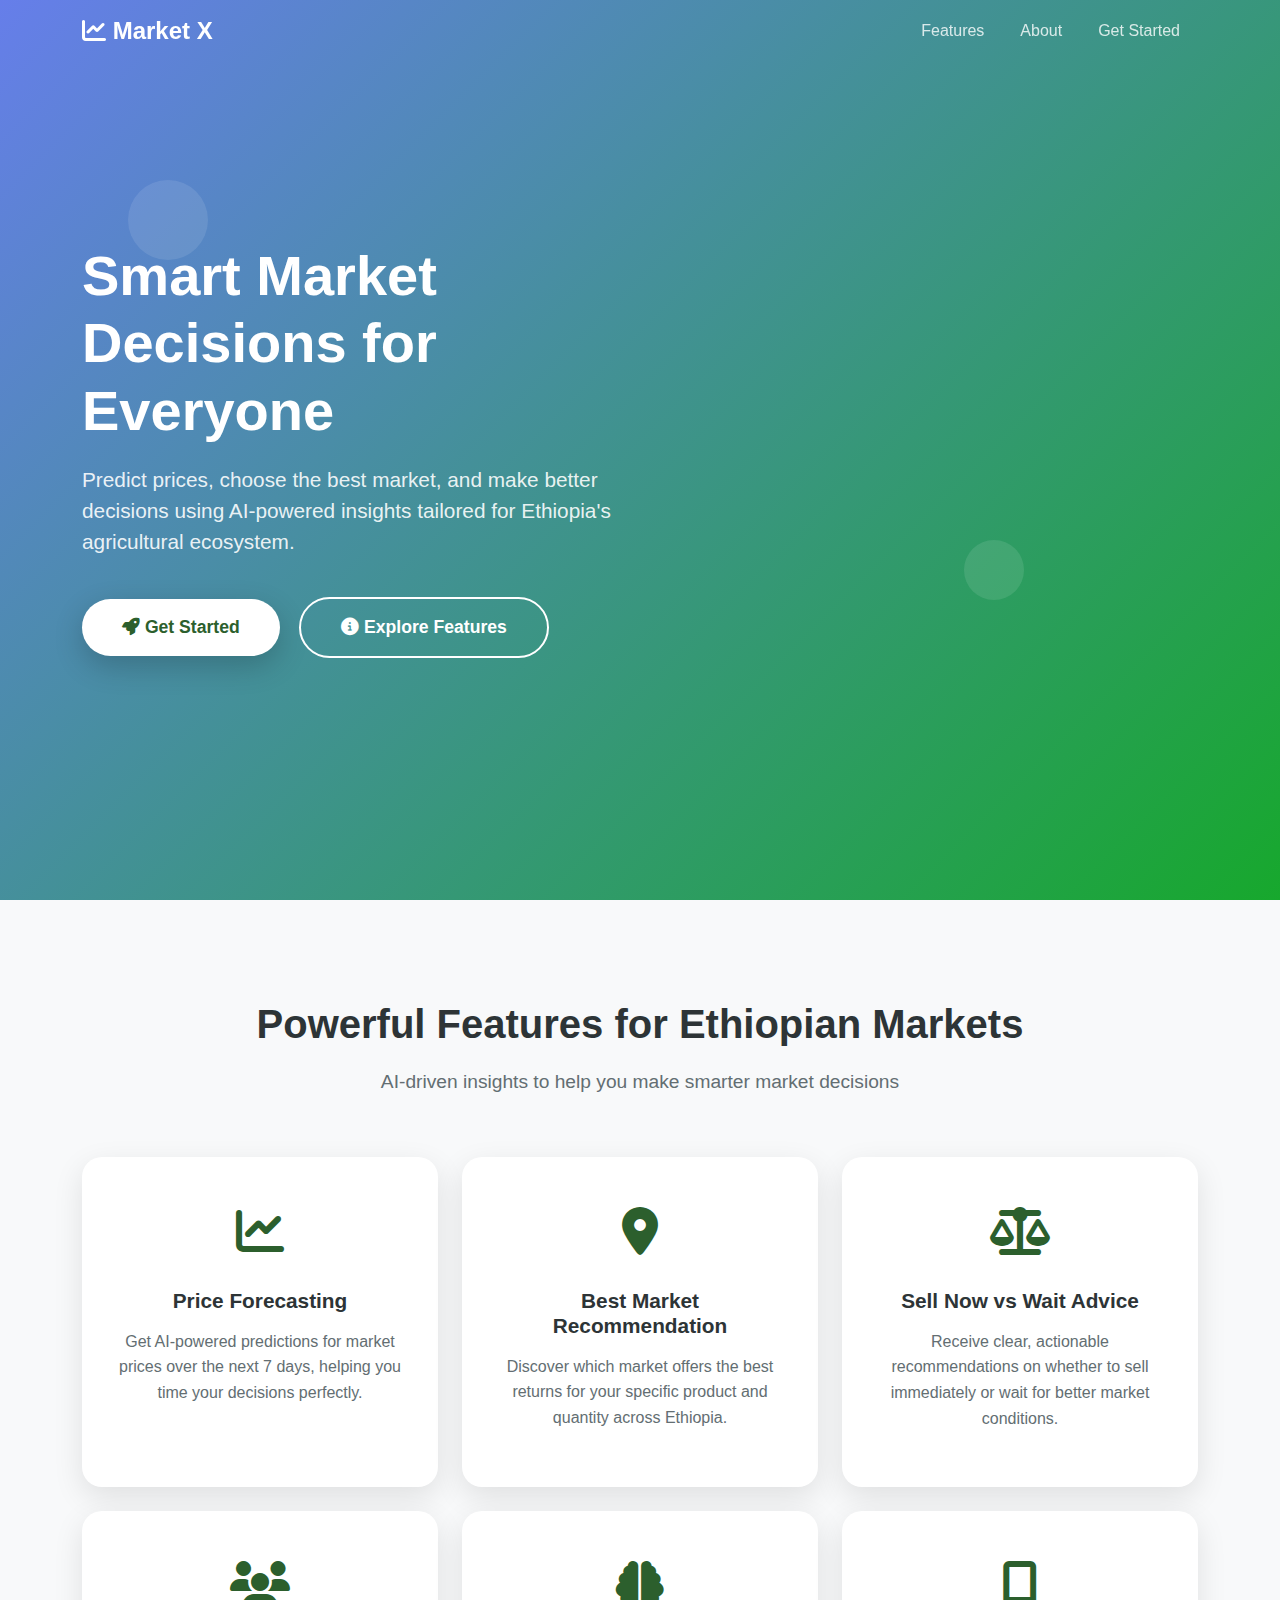
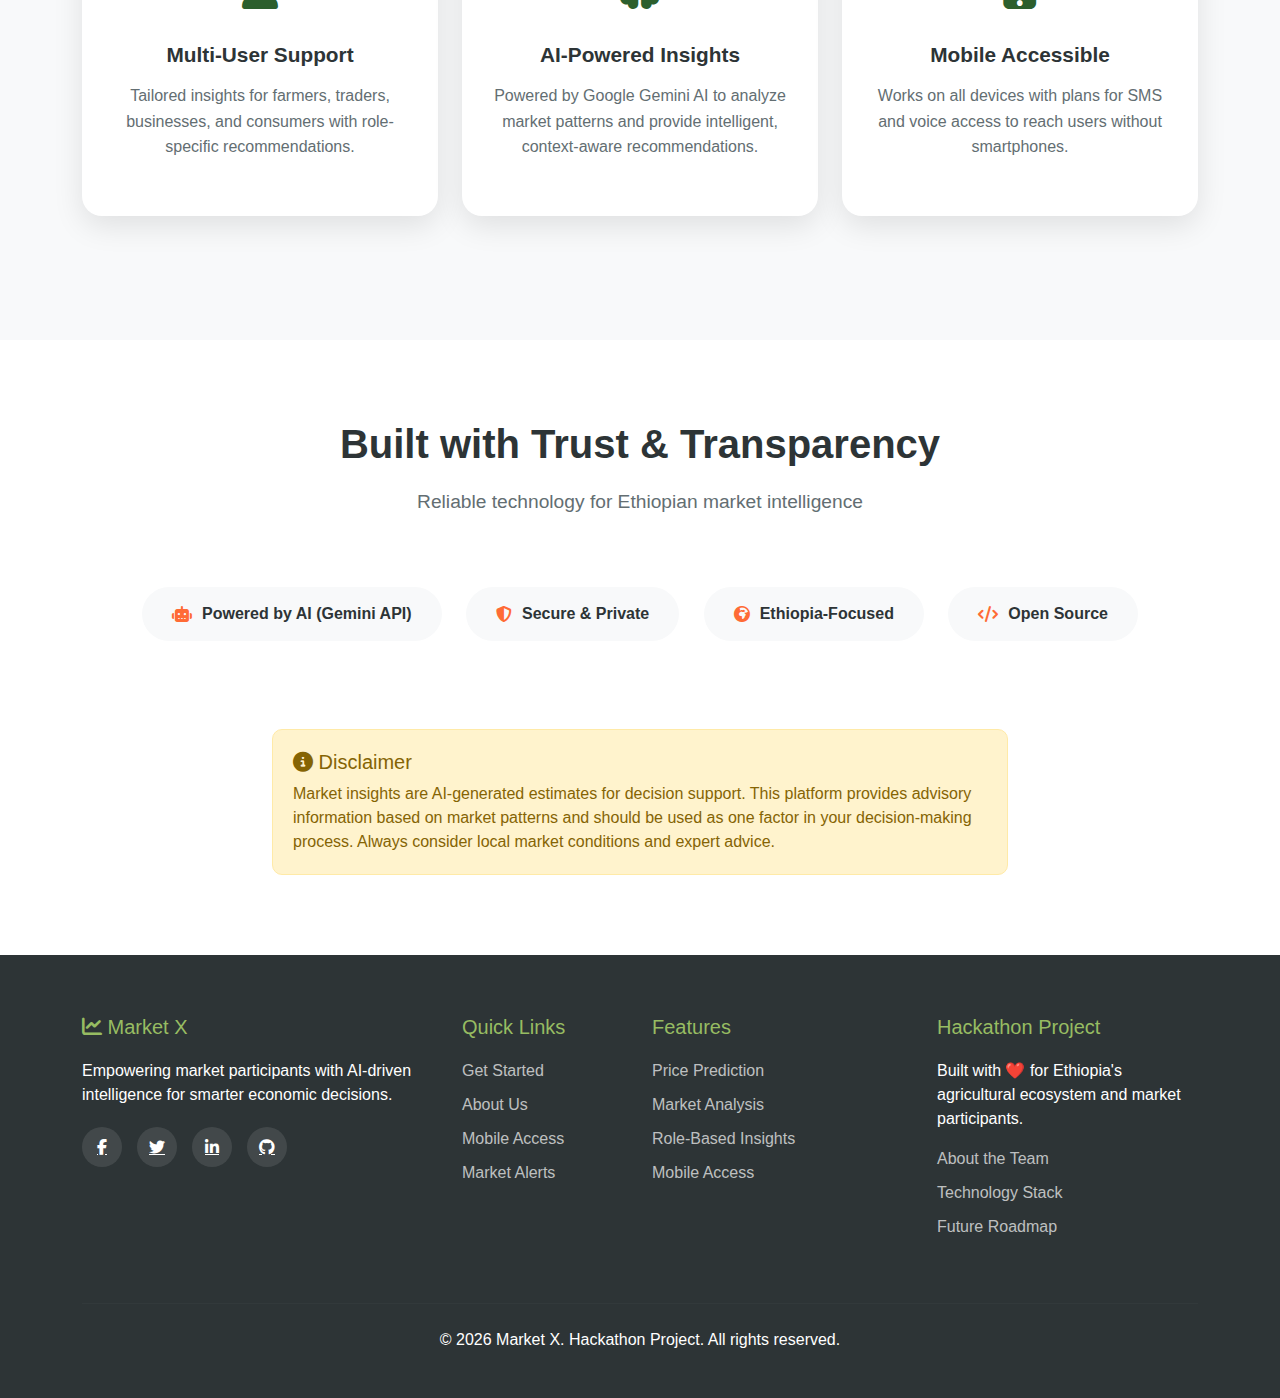
<file: templates/landing.html>
<!DOCTYPE html>
<html lang="en">

<head>
    <meta charset="UTF-8">
    <meta name="viewport" content="width=device-width, initial-scale=1.0">
    <title>Market X - Smart Market Decisions for Everyone</title>
    <link href="https://cdn.jsdelivr.net/npm/bootstrap@5.3.0/dist/css/bootstrap.min.css" rel="stylesheet">
    <link href="https://cdnjs.cloudflare.com/ajax/libs/font-awesome/6.4.0/css/all.min.css" rel="stylesheet">
    <style>
        :root {
            --primary-color: #2c5f2d;
            --secondary-color: #97bc62;
            --accent-color: #ff6b35;
            --text-dark: #2d3436;
            --text-light: #636e72;
            --bg-light: #f8f9fa;
        }

        body {
            font-family: 'Segoe UI', Tahoma, Geneva, Verdana, sans-serif;
            color: var(--text-dark);
            overflow-x: hidden;
        }

        /* Hero Section */
        .hero-section {
            background: linear-gradient(135deg, #667eea 0%, #17a82d 100%);
            min-height: 100vh;
            display: flex;
            align-items: center;
            position: relative;
            overflow: hidden;
        }

        .hero-content {
            position: relative;
            z-index: 2;
        }

        .hero-title {
            font-size: 3.5rem;
            font-weight: bold;
            color: white;
            margin-bottom: 20px;
            animation: fadeInUp 1s ease;
        }

        .hero-subtitle {
            font-size: 1.3rem;
            color: rgba(255, 255, 255, 0.9);
            margin-bottom: 40px;
            animation: fadeInUp 1s ease 0.2s;
            animation-fill-mode: both;
        }

        .hero-buttons {
            animation: fadeInUp 1s ease 0.4s;
            animation-fill-mode: both;
        }

        .btn-hero-primary {
            background: white;
            color: var(--primary-color);
            border: none;
            border-radius: 50px;
            padding: 15px 40px;
            font-size: 1.1rem;
            font-weight: 600;
            margin-right: 15px;
            transition: all 0.3s ease;
            box-shadow: 0 10px 30px rgba(0, 0, 0, 0.2);
        }

        .btn-hero-primary:hover {
            transform: translateY(-3px);
            box-shadow: 0 15px 40px rgba(0, 0, 0, 0.3);
        }

        .btn-hero-secondary {
            background: transparent;
            color: white;
            border: 2px solid white;
            border-radius: 50px;
            padding: 15px 40px;
            font-size: 1.1rem;
            font-weight: 600;
            transition: all 0.3s ease;
        }

        .btn-hero-secondary:hover {
            background: white;
            color: var(--primary-color);
            transform: translateY(-3px);
        }

        /* Animated Background */
        .hero-bg-animation {
            position: absolute;
            top: 0;
            left: 0;
            width: 100%;
            height: 100%;
            opacity: 0.1;
        }

        .floating-element {
            position: absolute;
            background: white;
            border-radius: 50%;
            animation: float 6s ease-in-out infinite;
        }

        .floating-element:nth-child(1) {
            width: 80px;
            height: 80px;
            left: 10%;
            top: 20%;
            animation-delay: 0s;
        }

        .floating-element:nth-child(2) {
            width: 60px;
            height: 60px;
            right: 20%;
            top: 60%;
            animation-delay: 2s;
        }

        .floating-element:nth-child(3) {
            width: 100px;
            height: 100px;
            left: 70%;
            bottom: 20%;
            animation-delay: 4s;
        }

        @keyframes float {

            0%,
            100% {
                transform: translateY(0px);
            }

            50% {
                transform: translateY(-20px);
            }
        }

        @keyframes fadeInUp {
            from {
                opacity: 0;
                transform: translateY(30px);
            }

            to {
                opacity: 1;
                transform: translateY(0);
            }
        }

        /* Features Section */
        .features-section {
            padding: 100px 0;
            background: var(--bg-light);
        }

        .section-title {
            text-align: center;
            font-size: 2.5rem;
            font-weight: bold;
            color: var(--text-dark);
            margin-bottom: 20px;
        }

        .section-subtitle {
            text-align: center;
            font-size: 1.2rem;
            color: var(--text-light);
            margin-bottom: 60px;
        }

        .feature-card {
            background: white;
            border-radius: 20px;
            padding: 40px 30px;
            text-align: center;
            height: 100%;
            transition: all 0.3s ease;
            box-shadow: 0 10px 30px rgba(0, 0, 0, 0.1);
            border: none;
        }

        .feature-card:hover {
            transform: translateY(-10px);
            box-shadow: 0 20px 40px rgba(0, 0, 0, 0.15);
        }

        .feature-icon {
            font-size: 3rem;
            color: var(--primary-color);
            margin-bottom: 20px;
            transition: all 0.3s ease;
        }

        .feature-card:hover .feature-icon {
            color: var(--accent-color);
            transform: scale(1.1);
        }

        .feature-title {
            font-size: 1.3rem;
            font-weight: 600;
            color: var(--text-dark);
            margin-bottom: 15px;
        }

        .feature-description {
            color: var(--text-light);
            line-height: 1.6;
        }

        /* Trust Section */
        .trust-section {
            padding: 80px 0;
            background: white;
        }

        .trust-badge {
            display: inline-flex;
            align-items: center;
            background: var(--bg-light);
            padding: 15px 30px;
            border-radius: 50px;
            margin: 10px;
            font-weight: 600;
            transition: all 0.3s ease;
        }

        .trust-badge:hover {
            background: var(--primary-color);
            color: white;
            transform: translateY(-3px);
        }

        .trust-badge i {
            margin-right: 10px;
            color: var(--accent-color);
        }

        .trust-badge:hover i {
            color: white;
        }

        .disclaimer {
            background: #fff3cd;
            border: 1px solid #ffeaa7;
            border-radius: 10px;
            padding: 20px;
            margin-top: 30px;
            color: #856404;
        }

        /* Footer */
        footer {
            background: var(--text-dark);
            color: white;
            padding: 60px 0 30px;
        }

        .footer-widget h5 {
            color: var(--secondary-color);
            margin-bottom: 20px;
        }

        .footer-links {
            list-style: none;
            padding: 0;
        }

        .footer-links li {
            margin-bottom: 10px;
        }

        .footer-links a {
            color: rgba(255, 255, 255, 0.7);
            text-decoration: none;
            transition: color 0.3s ease;
        }

        .footer-links a:hover {
            color: var(--secondary-color);
        }

        .social-links {
            display: flex;
            gap: 15px;
            margin-top: 20px;
        }

        .social-links a {
            display: inline-flex;
            align-items: center;
            justify-content: center;
            width: 40px;
            height: 40px;
            background: rgba(255, 255, 255, 0.1);
            border-radius: 50%;
            color: white;
            transition: all 0.3s ease;
        }

        .social-links a:hover {
            background: var(--secondary-color);
            transform: translateY(-3px);
        }

        /* Navigation */
        .navbar-custom {
            background: transparent;
            position: fixed;
            top: 0;
            width: 100%;
            z-index: 1000;
            transition: all 0.3s ease;
        }

        .navbar-custom.scrolled {
            background: white;
            box-shadow: 0 5px 20px rgba(0, 0, 0, 0.1);
        }

        .navbar-custom.scrolled .navbar-brand,
        .navbar-custom.scrolled .nav-link {
            color: var(--text-dark);
        }

        .navbar-brand {
            font-weight: bold;
            font-size: 1.5rem;
            color: white;
            transition: color 0.3s ease;
        }

        .nav-link {
            color: rgba(255, 255, 255, 0.8);
            font-weight: 500;
            margin: 0 10px;
            transition: color 0.3s ease;
        }

        .nav-link:hover {
            color: white;
        }

        /* Responsive */
        @media (max-width: 768px) {
            .hero-title {
                font-size: 2.5rem;
            }

            .hero-subtitle {
                font-size: 1.1rem;
            }

            .btn-hero-primary,
            .btn-hero-secondary {
                display: block;
                width: 100%;
                margin: 10px 0;
            }

            .feature-card {
                margin-bottom: 30px;
            }
        }
    </style>
</head>

<body>
    <!-- Navigation -->
    <nav class="navbar navbar-expand-lg navbar-custom">
        <div class="container">
            <a class="navbar-brand" href="/">
                <i class="fas fa-chart-line"></i> Market X
            </a>
            <button class="navbar-toggler" type="button" data-bs-toggle="collapse" data-bs-target="#navbarNav">
                <span class="navbar-toggler-icon"></span>
            </button>
            <div class="collapse navbar-collapse" id="navbarNav">
                <ul class="navbar-nav ms-auto">
                    <li class="nav-item">
                        <a class="nav-link" href="#features">Features</a>
                    </li>
                    <li class="nav-item">
                        <a class="nav-link" href="#trust">About</a>
                    </li>
                    <li class="nav-item">
                        <a class="nav-link" href="/auth">Get Started</a>
                    </li>
                </ul>
            </div>
        </div>
    </nav>

    <!-- Hero Section -->
    <section class="hero-section">
        <div class="hero-bg-animation">
            <div class="floating-element"></div>
            <div class="floating-element"></div>
        </div>
        <div class="container">
            <div class="row align-items-center min-vh-100">
                <div class="col-lg-6 hero-content">
                    <h1 class="hero-title">Smart Market Decisions for Everyone</h1>
                    <p class="hero-subtitle">
                        Predict prices, choose the best market, and make better decisions using AI-powered insights
                        tailored for Ethiopia's agricultural ecosystem.
                    </p>
                    <div class="hero-buttons">
                        <a href="/auth" class="btn btn-hero-primary">
                            <i class="fas fa-rocket"></i> Get Started
                        </a>
                        <a href="#features" class="btn btn-hero-secondary">
                            <i class="fas fa-info-circle"></i> Explore Features
                        </a>
                    </div>
                </div>
            </div>
        </div>
    </section>

    <!-- Features Section -->
    <section class="features-section" id="features">
        <div class="container">
            <h2 class="section-title">Powerful Features for Ethiopian Markets</h2>
            <p class="section-subtitle">AI-driven insights to help you make smarter market decisions</p>

            <div class="row">
                <div class="col-lg-4 col-md-6 mb-4">
                    <div class="feature-card">
                        <div class="feature-icon">
                            <i class="fas fa-chart-line"></i>
                        </div>
                        <h3 class="feature-title">Price Forecasting</h3>
                        <p class="feature-description">
                            Get AI-powered predictions for market prices over the next 7 days, helping you time your
                            decisions perfectly.
                        </p>
                    </div>
                </div>

                <div class="col-lg-4 col-md-6 mb-4">
                    <div class="feature-card">
                        <div class="feature-icon">
                            <i class="fas fa-map-marker-alt"></i>
                        </div>
                        <h3 class="feature-title">Best Market Recommendation</h3>
                        <p class="feature-description">
                            Discover which market offers the best returns for your specific product and quantity across
                            Ethiopia.
                        </p>
                    </div>
                </div>

                <div class="col-lg-4 col-md-6 mb-4">
                    <div class="feature-card">
                        <div class="feature-icon">
                            <i class="fas fa-balance-scale"></i>
                        </div>
                        <h3 class="feature-title">Sell Now vs Wait Advice</h3>
                        <p class="feature-description">
                            Receive clear, actionable recommendations on whether to sell immediately or wait for better
                            market conditions.
                        </p>
                    </div>
                </div>

                <div class="col-lg-4 col-md-6 mb-4">
                    <div class="feature-card">
                        <div class="feature-icon">
                            <i class="fas fa-users"></i>
                        </div>
                        <h3 class="feature-title">Multi-User Support</h3>
                        <p class="feature-description">
                            Tailored insights for farmers, traders, businesses, and consumers with role-specific
                            recommendations.
                        </p>
                    </div>
                </div>

                <div class="col-lg-4 col-md-6 mb-4">
                    <div class="feature-card">
                        <div class="feature-icon">
                            <i class="fas fa-brain"></i>
                        </div>
                        <h3 class="feature-title">AI-Powered Insights</h3>
                        <p class="feature-description">
                            Powered by Google Gemini AI to analyze market patterns and provide intelligent,
                            context-aware recommendations.
                        </p>
                    </div>
                </div>

                <div class="col-lg-4 col-md-6 mb-4">
                    <div class="feature-card">
                        <div class="feature-icon">
                            <i class="fas fa-mobile-alt"></i>
                        </div>
                        <h3 class="feature-title">Mobile Accessible</h3>
                        <p class="feature-description">
                            Works on all devices with plans for SMS and voice access to reach users without smartphones.
                        </p>
                    </div>
                </div>
            </div>
        </div>
    </section>

    <!-- Trust Section -->
    <section class="trust-section" id="trust">
        <div class="container">
            <div class="text-center mb-5">
                <h2 class="section-title">Built with Trust & Transparency</h2>
                <p class="section-subtitle">Reliable technology for Ethiopian market intelligence</p>
            </div>

            <div class="text-center">
                <div class="trust-badge">
                    <i class="fas fa-robot"></i>
                    Powered by AI (Gemini API)
                </div>
                <div class="trust-badge">
                    <i class="fas fa-shield-alt"></i>
                    Secure & Private
                </div>
                <div class="trust-badge">
                    <i class="fas fa-globe-africa"></i>
                    Ethiopia-Focused
                </div>
                <div class="trust-badge">
                    <i class="fas fa-code"></i>
                    Open Source
                </div>
            </div>

            <div class="row justify-content-center mt-5">
                <div class="col-lg-8">
                    <div class="disclaimer">
                        <h5><i class="fas fa-info-circle"></i> Disclaimer</h5>
                        <p class="mb-0">
                            Market insights are AI-generated estimates for decision support. This platform provides
                            advisory information based on market patterns and should be used as one factor in your
                            decision-making process. Always consider local market conditions and expert advice.
                        </p>
                    </div>
                </div>
            </div>
        </div>
    </section>

    <!-- Footer -->
    <footer>
        <div class="container">
            <div class="row">
                <div class="col-lg-4 mb-4">
                    <div class="footer-widget">
                        <h5><i class="fas fa-chart-line"></i> Market X</h5>
                        <p>
                            Empowering market participants with AI-driven intelligence for smarter economic
                            decisions.
                        </p>
                        <div class="social-links">
                            <a href="#"><i class="fab fa-facebook-f"></i></a>
                            <a href="#"><i class="fab fa-twitter"></i></a>
                            <a href="#"><i class="fab fa-linkedin-in"></i></a>
                            <a href="#"><i class="fab fa-github"></i></a>
                        </div>
                    </div>
                </div>

                <div class="col-lg-2 mb-4">
                    <div class="footer-widget">
                        <h5>Quick Links</h5>
                        <ul class="footer-links">
                            <li><a href="/auth">Get Started</a></li>
                            <li><a href="/about">About Us</a></li>
                            <li><a href="/mobile">Mobile Access</a></li>
                            <li><a href="/alerts">Market Alerts</a></li>
                        </ul>
                    </div>
                </div>

                <div class="col-lg-3 mb-4">
                    <div class="footer-widget">
                        <h5>Features</h5>
                        <ul class="footer-links">
                            <li><a href="/analysis">Price Prediction</a></li>
                            <li><a href="/dashboard">Market Analysis</a></li>
                            <li><a href="/role-selection">Role-Based Insights</a></li>
                            <li><a href="/mobile">Mobile Access</a></li>
                        </ul>
                    </div>
                </div>

                <div class="col-lg-3 mb-4">
                    <div class="footer-widget">
                        <h5>Hackathon Project</h5>
                        <p>
                            Built with ❤️ for Ethiopia's agricultural ecosystem and market participants.
                        </p>
                        <ul class="footer-links">
                            <li><a href="#">About the Team</a></li>
                            <li><a href="#">Technology Stack</a></li>
                            <li><a href="#">Future Roadmap</a></li>
                        </ul>
                    </div>
                </div>
            </div>

            <hr class="my-4" style="border-color: rgba(255,255,255,0.1);">

            <div class="text-center">
                <p>&copy; 2026 Market X. Hackathon Project. All rights reserved.</p>
            </div>
        </div>
    </footer>

    <script src="https://cdn.jsdelivr.net/npm/bootstrap@5.3.0/dist/js/bootstrap.bundle.min.js"></script>
    <script>
        // Navbar scroll effect
        window.addEventListener('scroll', function () {
            const navbar = document.querySelector('.navbar-custom');
            if (window.scrollY > 50) {
                navbar.classList.add('scrolled');
            } else {
                navbar.classList.remove('scrolled');
            }
        });

        // Smooth scrolling for anchor links
        document.querySelectorAll('a[href^="#"]').forEach(anchor => {
            anchor.addEventListener('click', function (e) {
                e.preventDefault();
                const target = document.querySelector(this.getAttribute('href'));
                if (target) {
                    target.scrollIntoView({
                        behavior: 'smooth',
                        block: 'start'
                    });
                }
            });
        });
    </script>
</body>

</html>
</file>
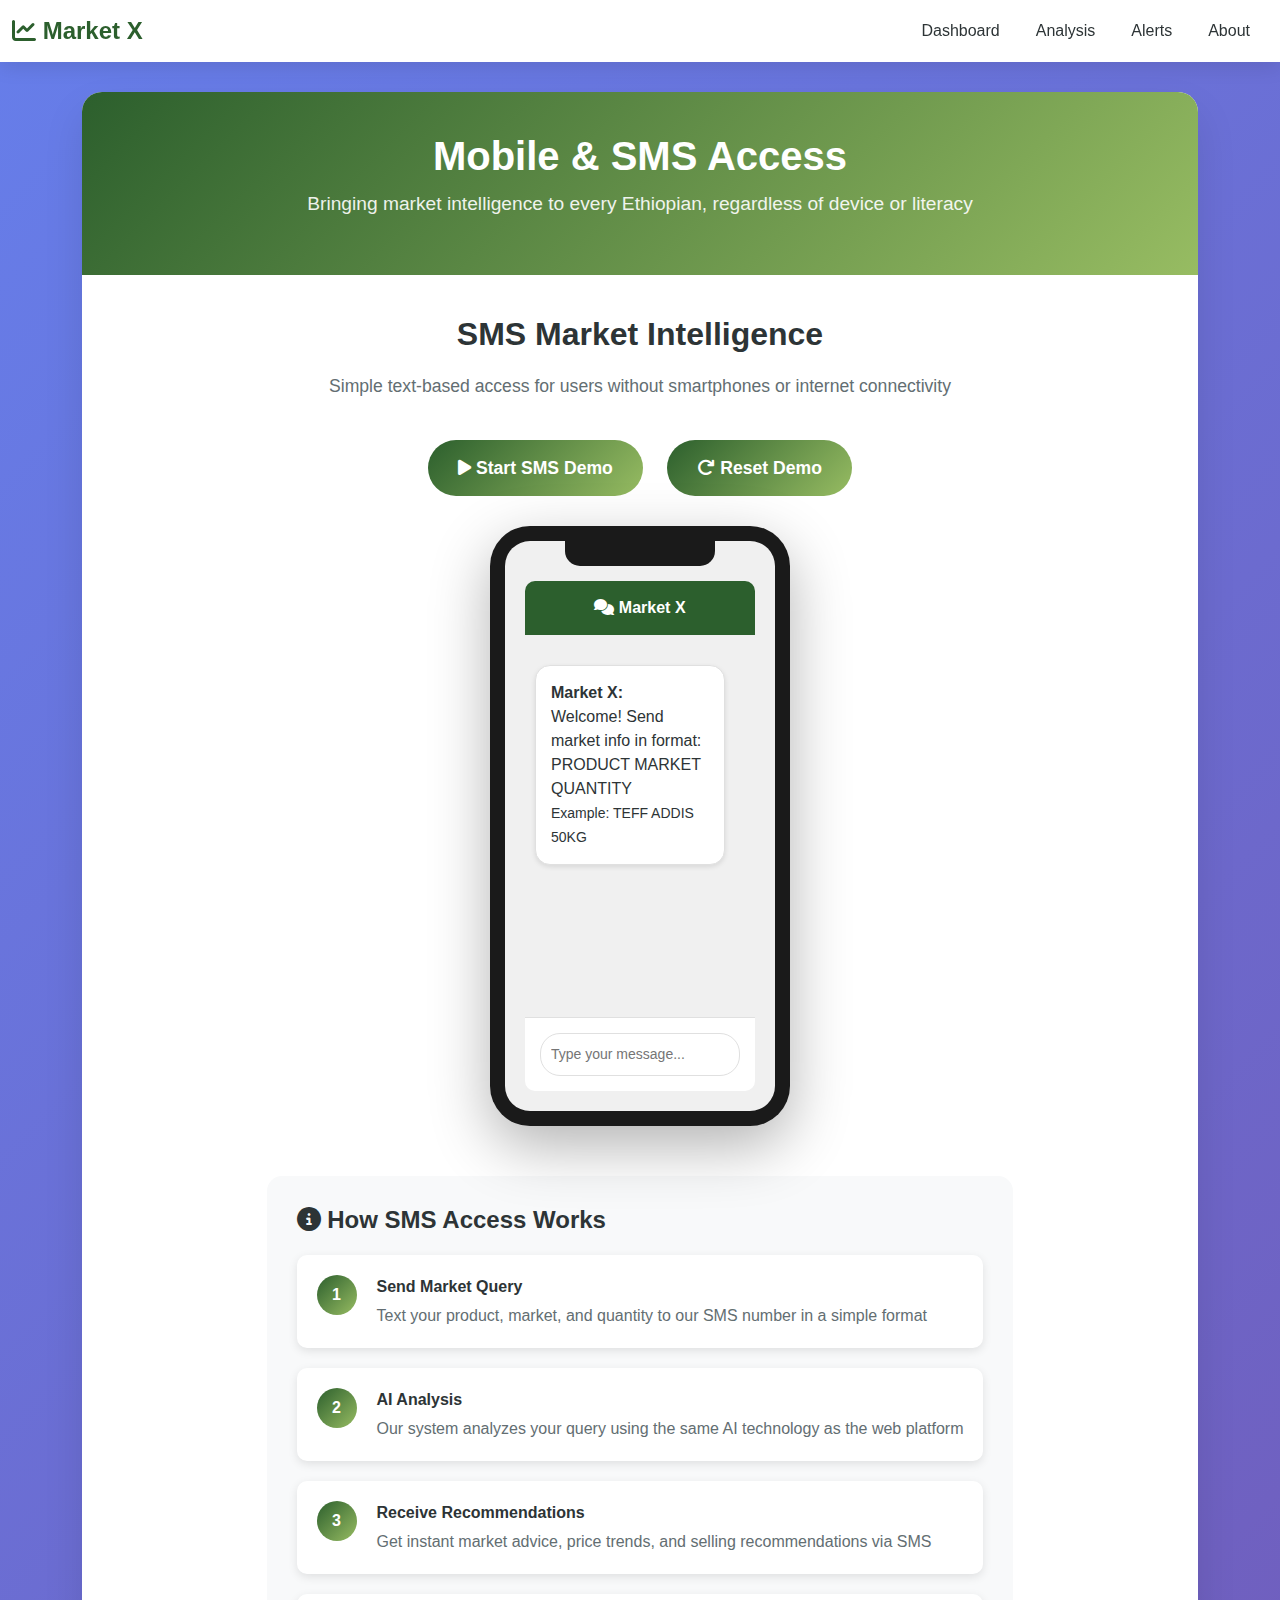
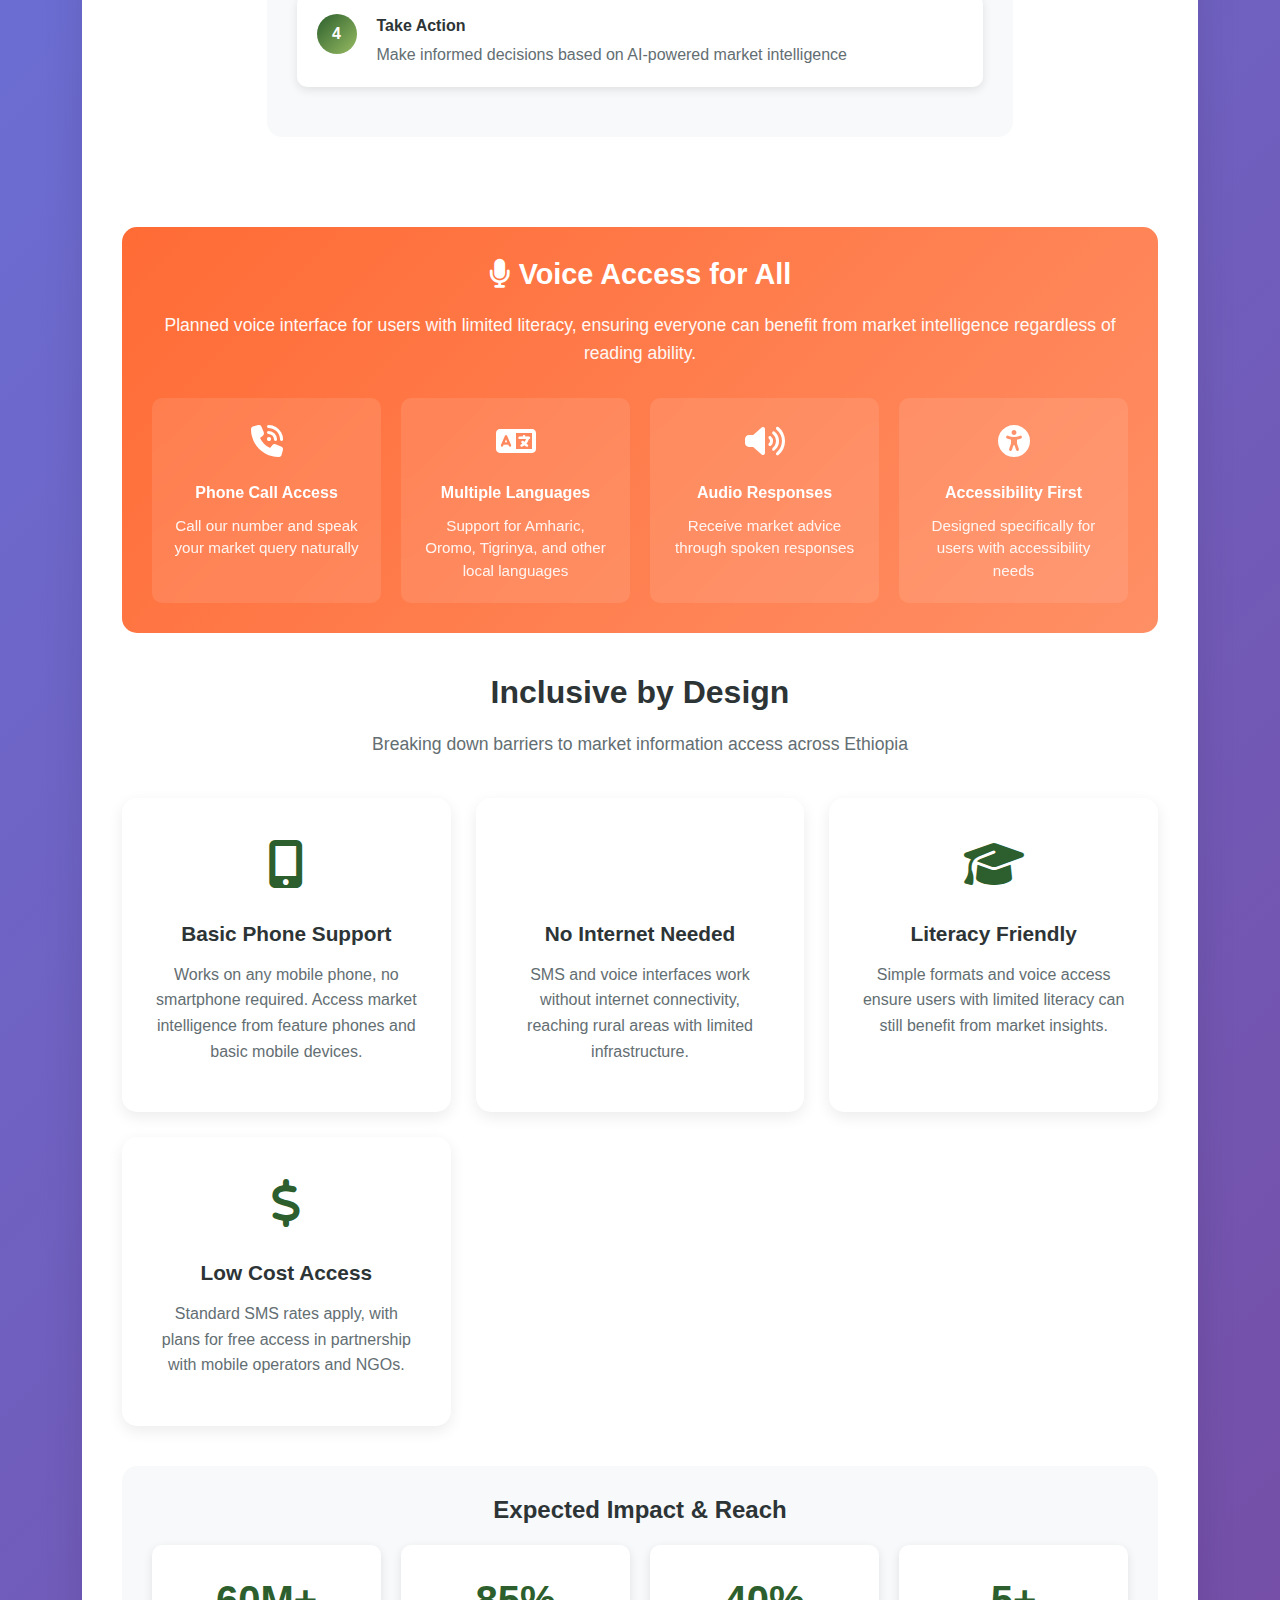
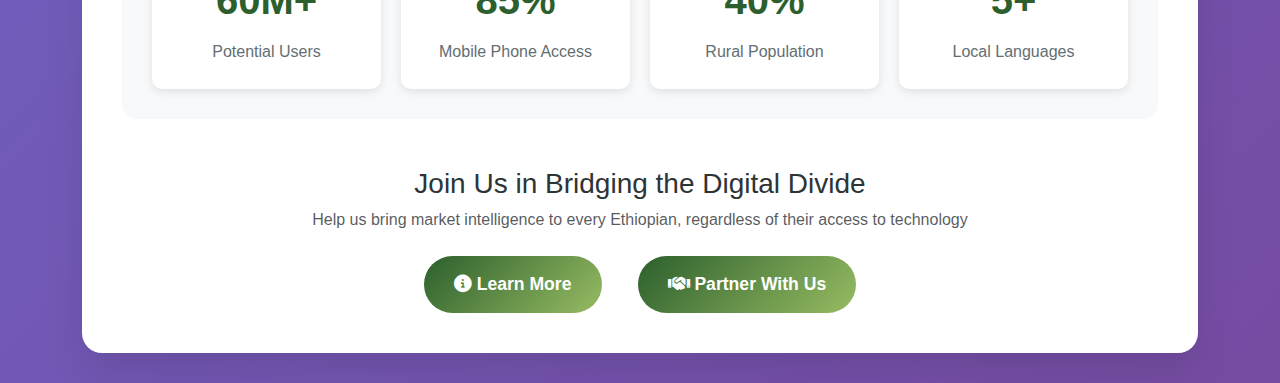
<file: templates/mobile.html>
<!DOCTYPE html>
<html lang="en">

<head>
    <meta charset="UTF-8">
    <meta name="viewport" content="width=device-width, initial-scale=1.0">
    <title>Mobile & SMS Access - Market X</title>
    <link href="https://cdn.jsdelivr.net/npm/bootstrap@5.3.0/dist/css/bootstrap.min.css" rel="stylesheet">
    <link href="https://cdnjs.cloudflare.com/ajax/libs/font-awesome/6.4.0/css/all.min.css" rel="stylesheet">
    <style>
        :root {
            --primary-color: #2c5f2d;
            --secondary-color: #97bc62;
            --accent-color: #ff6b35;
            --text-dark: #2d3436;
            --text-light: #636e72;
            --bg-light: #f8f9fa;
        }

        body {
            font-family: 'Segoe UI', Tahoma, Geneva, Verdana, sans-serif;
            background: linear-gradient(135deg, #667eea 0%, #764ba2 100%);
            min-height: 100vh;
            color: var(--text-dark);
        }

        /* Navigation */
        .navbar-custom {
            background: white;
            box-shadow: 0 5px 20px rgba(0, 0, 0, 0.1);
            position: sticky;
            top: 0;
            z-index: 1000;
        }

        .navbar-brand {
            font-weight: bold;
            font-size: 1.5rem;
            color: var(--primary-color);
        }

        .nav-link {
            color: var(--text-dark);
            font-weight: 500;
            margin: 0 10px;
            transition: color 0.3s ease;
        }

        .nav-link:hover {
            color: var(--primary-color);
        }

        /* Main Container */
        .main-container {
            background: white;
            border-radius: 20px;
            box-shadow: 0 20px 40px rgba(0, 0, 0, 0.1);
            margin: 30px auto;
            max-width: 1200px;
            overflow: hidden;
        }

        /* Header Section */
        .header-section {
            background: linear-gradient(135deg, var(--primary-color), var(--secondary-color));
            color: white;
            padding: 40px;
            text-align: center;
        }

        .page-title {
            font-size: 2.5rem;
            font-weight: bold;
            margin-bottom: 10px;
        }

        .page-subtitle {
            font-size: 1.2rem;
            opacity: 0.9;
        }

        /* Mobile Content */
        .mobile-content {
            padding: 40px;
        }

        /* Phone Mock Section */
        .phone-mock-section {
            margin-bottom: 50px;
        }

        .section-title {
            font-size: 2rem;
            font-weight: 600;
            color: var(--text-dark);
            margin-bottom: 20px;
            text-align: center;
        }

        .section-subtitle {
            text-align: center;
            color: var(--text-light);
            margin-bottom: 40px;
            font-size: 1.1rem;
        }

        .phone-mock-container {
            display: flex;
            justify-content: center;
            align-items: center;
            gap: 50px;
            flex-wrap: wrap;
            margin-bottom: 50px;
        }

        .phone-mock {
            background: #1a1a1a;
            border-radius: 40px;
            padding: 15px;
            box-shadow: 0 20px 60px rgba(0, 0, 0, 0.3);
            position: relative;
            width: 300px;
            height: 600px;
        }

        .phone-screen {
            background: white;
            border-radius: 25px;
            height: 100%;
            overflow: hidden;
            position: relative;
        }

        .phone-notch {
            position: absolute;
            top: 0;
            left: 50%;
            transform: translateX(-50%);
            width: 150px;
            height: 25px;
            background: #1a1a1a;
            border-radius: 0 0 15px 15px;
            z-index: 10;
        }

        .sms-interface {
            padding: 40px 20px 20px;
            height: 100%;
            display: flex;
            flex-direction: column;
            background: #f0f0f0;
        }

        .sms-header {
            background: var(--primary-color);
            color: white;
            padding: 15px;
            border-radius: 10px 10px 0 0;
            text-align: center;
            font-weight: 600;
            margin-bottom: 20px;
        }

        .sms-messages {
            flex: 1;
            overflow-y: auto;
            padding: 10px;
        }

        .sms-message {
            background: white;
            padding: 15px;
            border-radius: 15px;
            margin-bottom: 10px;
            box-shadow: 0 2px 5px rgba(0, 0, 0, 0.1);
            animation: slideInUp 0.5s ease;
        }

        .sms-message.sent {
            background: #e3f2fd;
            margin-left: 20px;
        }

        .sms-message.received {
            background: white;
            margin-right: 20px;
            border: 1px solid #e0e0e0;
        }

        @keyframes slideInUp {
            from {
                opacity: 0;
                transform: translateY(20px);
            }

            to {
                opacity: 1;
                transform: translateY(0);
            }
        }

        .sms-input-area {
            padding: 15px;
            background: white;
            border-radius: 0 0 10px 10px;
            border-top: 1px solid #e0e0e0;
        }

        .sms-input {
            width: 100%;
            padding: 10px;
            border: 1px solid #e0e0e0;
            border-radius: 20px;
            font-size: 14px;
        }

        .typing-indicator {
            display: flex;
            align-items: center;
            padding: 10px;
            color: var(--text-light);
            font-size: 0.9rem;
        }

        .typing-dots {
            display: flex;
            gap: 4px;
            margin-left: 10px;
        }

        .typing-dot {
            width: 6px;
            height: 6px;
            background: var(--text-light);
            border-radius: 50%;
            animation: typing 1.4s infinite;
        }

        .typing-dot:nth-child(2) {
            animation-delay: 0.2s;
        }

        .typing-dot:nth-child(3) {
            animation-delay: 0.4s;
        }

        @keyframes typing {

            0%,
            60%,
            100% {
                transform: translateY(0);
            }

            30% {
                transform: translateY(-10px);
            }
        }

        /* Instructions Section */
        .instructions-section {
            background: var(--bg-light);
            border-radius: 15px;
            padding: 30px;
            margin-bottom: 40px;
        }

        .instructions-title {
            font-size: 1.5rem;
            font-weight: 600;
            color: var(--text-dark);
            margin-bottom: 20px;
        }

        .instruction-steps {
            list-style: none;
            padding: 0;
        }

        .instruction-step {
            display: flex;
            align-items: flex-start;
            margin-bottom: 20px;
            padding: 20px;
            background: white;
            border-radius: 10px;
            box-shadow: 0 3px 10px rgba(0, 0, 0, 0.1);
        }

        .step-number {
            background: linear-gradient(135deg, var(--primary-color), var(--secondary-color));
            color: white;
            width: 40px;
            height: 40px;
            border-radius: 50%;
            display: flex;
            align-items: center;
            justify-content: center;
            font-weight: bold;
            margin-right: 20px;
            flex-shrink: 0;
        }

        .step-content {
            flex: 1;
        }

        .step-title {
            font-weight: 600;
            color: var(--text-dark);
            margin-bottom: 5px;
        }

        .step-description {
            color: var(--text-light);
            line-height: 1.5;
        }

        /* Voice Access Section */
        .voice-section {
            background: linear-gradient(135deg, var(--accent-color), #ff8f65);
            color: white;
            border-radius: 15px;
            padding: 30px;
            margin-bottom: 40px;
            text-align: center;
        }

        .voice-title {
            font-size: 1.8rem;
            font-weight: 600;
            margin-bottom: 20px;
        }

        .voice-description {
            font-size: 1.1rem;
            line-height: 1.6;
            margin-bottom: 25px;
            opacity: 0.95;
        }

        .voice-features {
            display: grid;
            grid-template-columns: repeat(auto-fit, minmax(200px, 1fr));
            gap: 20px;
            margin-top: 30px;
        }

        .voice-feature {
            background: rgba(255, 255, 255, 0.1);
            padding: 20px;
            border-radius: 10px;
            backdrop-filter: blur(10px);
        }

        .voice-icon {
            font-size: 2rem;
            margin-bottom: 15px;
        }

        .voice-feature-title {
            font-weight: 600;
            margin-bottom: 10px;
        }

        .voice-feature-description {
            font-size: 0.95rem;
            opacity: 0.9;
        }

        /* Accessibility Features */
        .accessibility-section {
            margin-bottom: 40px;
        }

        .feature-grid {
            display: grid;
            grid-template-columns: repeat(auto-fit, minmax(250px, 1fr));
            gap: 25px;
            margin-top: 30px;
        }

        .feature-card {
            background: white;
            border-radius: 15px;
            padding: 30px;
            text-align: center;
            box-shadow: 0 5px 15px rgba(0, 0, 0, 0.08);
            transition: all 0.3s ease;
            border: 2px solid transparent;
        }

        .feature-card:hover {
            transform: translateY(-5px);
            box-shadow: 0 10px 25px rgba(0, 0, 0, 0.12);
            border-color: var(--primary-color);
        }

        .feature-icon {
            font-size: 3rem;
            color: var(--primary-color);
            margin-bottom: 20px;
        }

        .feature-title {
            font-size: 1.3rem;
            font-weight: 600;
            color: var(--text-dark);
            margin-bottom: 15px;
        }

        .feature-description {
            color: var(--text-light);
            line-height: 1.6;
        }

        /* Impact Section */
        .impact-section {
            background: var(--bg-light);
            border-radius: 15px;
            padding: 30px;
            margin-bottom: 40px;
        }

        .impact-title {
            font-size: 1.5rem;
            font-weight: 600;
            color: var(--text-dark);
            margin-bottom: 20px;
            text-align: center;
        }

        .impact-stats {
            display: grid;
            grid-template-columns: repeat(auto-fit, minmax(200px, 1fr));
            gap: 20px;
            text-align: center;
        }

        .impact-stat {
            background: white;
            padding: 25px;
            border-radius: 10px;
            box-shadow: 0 3px 10px rgba(0, 0, 0, 0.1);
        }

        .impact-number {
            font-size: 2.5rem;
            font-weight: bold;
            color: var(--primary-color);
            margin-bottom: 10px;
        }

        .impact-label {
            color: var(--text-light);
            font-weight: 500;
        }

        /* Demo Controls */
        .demo-controls {
            text-align: center;
            margin-bottom: 30px;
        }

        .btn-demo {
            background: linear-gradient(135deg, var(--primary-color), var(--secondary-color));
            color: white;
            border: none;
            border-radius: 50px;
            padding: 15px 30px;
            font-size: 1.1rem;
            font-weight: 600;
            cursor: pointer;
            transition: all 0.3s ease;
            margin: 0 10px;
        }

        .btn-demo:hover {
            transform: translateY(-2px);
            box-shadow: 0 5px 15px rgba(44, 95, 45, 0.3);
        }

        .btn-demo:disabled {
            opacity: 0.6;
            cursor: not-allowed;
            transform: none;
        }

        /* Responsive */
        @media (max-width: 768px) {
            .main-container {
                margin: 20px;
                border-radius: 15px;
            }

            .header-section {
                padding: 30px 20px;
            }

            .page-title {
                font-size: 2rem;
            }

            .mobile-content {
                padding: 20px;
            }

            .phone-mock-container {
                gap: 30px;
            }

            .phone-mock {
                width: 250px;
                height: 500px;
            }

            .feature-grid {
                grid-template-columns: 1fr;
            }

            .voice-features {
                grid-template-columns: 1fr;
            }
        }
    </style>
</head>

<body>
    <!-- Navigation -->
    <nav class="navbar navbar-expand-lg navbar-custom">
        <div class="container-fluid">
            <a class="navbar-brand" href="/">
                <i class="fas fa-chart-line"></i> Market X
            </a>
            <button class="navbar-toggler" type="button" data-bs-toggle="collapse" data-bs-target="#navbarNav">
                <span class="navbar-toggler-icon"></span>
            </button>
            <div class="collapse navbar-collapse" id="navbarNav">
                <ul class="navbar-nav ms-auto">
                    <li class="nav-item">
                        <a class="nav-link" href="/dashboard">Dashboard</a>
                    </li>
                    <li class="nav-item">
                        <a class="nav-link" href="/analysis">Analysis</a>
                    </li>
                    <li class="nav-item">
                        <a class="nav-link" href="/alerts">Alerts</a>
                    </li>
                    <li class="nav-item">
                        <a class="nav-link" href="/about">About</a>
                    </li>
                </ul>
            </div>
        </div>
    </nav>

    <!-- Main Container -->
    <div class="container">
        <div class="main-container">
            <!-- Header Section -->
            <div class="header-section">
                <h1 class="page-title">Mobile & SMS Access</h1>
                <p class="page-subtitle">Bringing market intelligence to every Ethiopian, regardless of device or
                    literacy</p>
            </div>

            <!-- Mobile Content -->
            <div class="mobile-content">
                <!-- SMS Demo Section -->
                <div class="phone-mock-section">
                    <h2 class="section-title">SMS Market Intelligence</h2>
                    <p class="section-subtitle">
                        Simple text-based access for users without smartphones or internet connectivity
                    </p>

                    <!-- Demo Controls -->
                    <div class="demo-controls">
                        <button class="btn-demo" onclick="startSMSDemo()">
                            <i class="fas fa-play"></i> Start SMS Demo
                        </button>
                        <button class="btn-demo" onclick="resetSMSDemo()">
                            <i class="fas fa-redo"></i> Reset Demo
                        </button>
                    </div>

                    <!-- Phone Mock -->
                    <div class="phone-mock-container">
                        <div class="phone-mock">
                            <div class="phone-screen">
                                <div class="phone-notch"></div>
                                <div class="sms-interface">
                                    <div class="sms-header">
                                        <i class="fas fa-comments"></i> Market X
                                    </div>
                                    <div class="sms-messages" id="smsMessages">
                                        <div class="sms-message received">
                                            <strong>Market X:</strong><br>
                                            Welcome! Send market info in format: PRODUCT MARKET QUANTITY<br>
                                            <small>Example: TEFF ADDIS 50KG</small>
                                        </div>
                                    </div>
                                    <div class="sms-input-area">
                                        <input type="text" class="sms-input" id="smsInput"
                                            placeholder="Type your message..." readonly>
                                        <div class="typing-indicator" id="typingIndicator" style="display: none;">
                                            <span>Market X is typing</span>
                                            <div class="typing-dots">
                                                <div class="typing-dot"></div>
                                                <div class="typing-dot"></div>
                                                <div class="typing-dot"></div>
                                            </div>
                                        </div>
                                    </div>
                                </div>
                            </div>
                        </div>

                        <!-- Instructions -->
                        <div class="instructions-section">
                            <h3 class="instructions-title">
                                <i class="fas fa-info-circle"></i> How SMS Access Works
                            </h3>
                            <ul class="instruction-steps">
                                <li class="instruction-step">
                                    <div class="step-number">1</div>
                                    <div class="step-content">
                                        <div class="step-title">Send Market Query</div>
                                        <div class="step-description">
                                            Text your product, market, and quantity to our SMS number in a simple format
                                        </div>
                                    </div>
                                </li>
                                <li class="instruction-step">
                                    <div class="step-number">2</div>
                                    <div class="step-content">
                                        <div class="step-title">AI Analysis</div>
                                        <div class="step-description">
                                            Our system analyzes your query using the same AI technology as the web
                                            platform
                                        </div>
                                    </div>
                                </li>
                                <li class="instruction-step">
                                    <div class="step-number">3</div>
                                    <div class="step-content">
                                        <div class="step-title">Receive Recommendations</div>
                                        <div class="step-description">
                                            Get instant market advice, price trends, and selling recommendations via SMS
                                        </div>
                                    </div>
                                </li>
                                <li class="instruction-step">
                                    <div class="step-number">4</div>
                                    <div class="step-content">
                                        <div class="step-title">Take Action</div>
                                        <div class="step-description">
                                            Make informed decisions based on AI-powered market intelligence
                                        </div>
                                    </div>
                                </li>
                            </ul>
                        </div>
                    </div>
                </div>

                <!-- Voice Access Section -->
                <div class="voice-section">
                    <h2 class="voice-title">
                        <i class="fas fa-microphone"></i> Voice Access for All
                    </h2>
                    <p class="voice-description">
                        Planned voice interface for users with limited literacy, ensuring everyone can benefit from
                        market intelligence regardless of reading ability.
                    </p>

                    <div class="voice-features">
                        <div class="voice-feature">
                            <div class="voice-icon">
                                <i class="fas fa-phone-volume"></i>
                            </div>
                            <div class="voice-feature-title">Phone Call Access</div>
                            <div class="voice-feature-description">
                                Call our number and speak your market query naturally
                            </div>
                        </div>
                        <div class="voice-feature">
                            <div class="voice-icon">
                                <i class="fas fa-language"></i>
                            </div>
                            <div class="voice-feature-title">Multiple Languages</div>
                            <div class="voice-feature-description">
                                Support for Amharic, Oromo, Tigrinya, and other local languages
                            </div>
                        </div>
                        <div class="voice-feature">
                            <div class="voice-icon">
                                <i class="fas fa-volume-up"></i>
                            </div>
                            <div class="voice-feature-title">Audio Responses</div>
                            <div class="voice-feature-description">
                                Receive market advice through spoken responses
                            </div>
                        </div>
                        <div class="voice-feature">
                            <div class="voice-icon">
                                <i class="fas fa-universal-access"></i>
                            </div>
                            <div class="voice-feature-title">Accessibility First</div>
                            <div class="voice-feature-description">
                                Designed specifically for users with accessibility needs
                            </div>
                        </div>
                    </div>
                </div>

                <!-- Accessibility Features -->
                <div class="accessibility-section">
                    <h2 class="section-title">Inclusive by Design</h2>
                    <p class="section-subtitle">
                        Breaking down barriers to market information access across Ethiopia
                    </p>

                    <div class="feature-grid">
                        <div class="feature-card">
                            <div class="feature-icon">
                                <i class="fas fa-mobile-alt"></i>
                            </div>
                            <h3 class="feature-title">Basic Phone Support</h3>
                            <p class="feature-description">
                                Works on any mobile phone, no smartphone required. Access market intelligence from
                                feature phones and basic mobile devices.
                            </p>
                        </div>

                        <div class="feature-card">
                            <div class="feature-icon">
                                <i class="fas fa-wifi-slash"></i>
                            </div>
                            <h3 class="feature-title">No Internet Needed</h3>
                            <p class="feature-description">
                                SMS and voice interfaces work without internet connectivity, reaching rural areas with
                                limited infrastructure.
                            </p>
                        </div>

                        <div class="feature-card">
                            <div class="feature-icon">
                                <i class="fas fa-graduation-cap"></i>
                            </div>
                            <h3 class="feature-title">Literacy Friendly</h3>
                            <p class="feature-description">
                                Simple formats and voice access ensure users with limited literacy can still benefit
                                from market insights.
                            </p>
                        </div>

                        <div class="feature-card">
                            <div class="feature-icon">
                                <i class="fas fa-dollar-sign"></i>
                            </div>
                            <h3 class="feature-title">Low Cost Access</h3>
                            <p class="feature-description">
                                Standard SMS rates apply, with plans for free access in partnership with mobile
                                operators and NGOs.
                            </p>
                        </div>
                    </div>
                </div>

                <!-- Impact Section -->
                <div class="impact-section">
                    <h3 class="impact-title">Expected Impact & Reach</h3>
                    <div class="impact-stats">
                        <div class="impact-stat">
                            <div class="impact-number">60M+</div>
                            <div class="impact-label">Potential Users</div>
                        </div>
                        <div class="impact-stat">
                            <div class="impact-number">85%</div>
                            <div class="impact-label">Mobile Phone Access</div>
                        </div>
                        <div class="impact-stat">
                            <div class="impact-number">40%</div>
                            <div class="impact-label">Rural Population</div>
                        </div>
                        <div class="impact-stat">
                            <div class="impact-number">5+</div>
                            <div class="impact-label">Local Languages</div>
                        </div>
                    </div>
                </div>

                <!-- Call to Action -->
                <div class="text-center mt-5">
                    <h3>Join Us in Bridging the Digital Divide</h3>
                    <p class="text-muted mb-4">
                        Help us bring market intelligence to every Ethiopian, regardless of their access to technology
                    </p>
                    <div class="d-flex justify-content-center gap-3">
                        <button class="btn-demo" onclick="learnMore()">
                            <i class="fas fa-info-circle"></i> Learn More
                        </button>
                        <button class="btn-demo" onclick="partnerWithUs()">
                            <i class="fas fa-handshake"></i> Partner With Us
                        </button>
                    </div>
                </div>
            </div>
        </div>
    </div>

    <script src="https://cdn.jsdelivr.net/npm/bootstrap@5.3.0/dist/js/bootstrap.bundle.min.js"></script>
    <script>
        let demoInterval;
        let messageIndex = 0;

        const demoMessages = [
            {
                type: 'sent',
                text: 'TEFF ADDIS 50KG',
                delay: 1000
            },
            {
                type: 'received',
                text: 'Analyzing teff market in Addis Ababa for 50kg...',
                delay: 2000
            },
            {
                type: 'received',
                text: '📊 Market Analysis:\n' +
                    '• Best Market: Addis Ababa\n' +
                    '• Recommendation: WAIT 3-5 days\n' +
                    '• Expected Trend: RISING (+12-15%)\n' +
                    '• Current Price: ~2,800 ETB/quintal\n' +
                    '• Confidence: HIGH\n\n' +
                    '💡 Reason: Holiday demand increasing next week',
                delay: 3000
            },
            {
                type: 'sent',
                text: 'COFFEE JIMMA 100KG',
                delay: 6000
            },
            {
                type: 'received',
                text: '📊 Coffee Market Update:\n' +
                    '• Best Market: Jimma\n' +
                    '• Recommendation: SELL NOW\n' +
                    '• Expected Trend: STABLE\n' +
                    '• Current Price: ~4,500 ETB/quintal\n' +
                    '• Confidence: MEDIUM\n\n' +
                    '💡 Reason: Good prices, stable market',
                delay: 7000
            }
        ];

        function startSMSDemo() {
            resetSMSDemo();

            const smsMessages = document.getElementById('smsMessages');
            const smsInput = document.getElementById('smsInput');
            const typingIndicator = document.getElementById('typingIndicator');

            demoInterval = setInterval(() => {
                if (messageIndex < demoMessages.length) {
                    const message = demoMessages[messageIndex];

                    if (message.type === 'sent') {
                        // Show typing in input
                        smsInput.value = '';
                        smsInput.readOnly = false;

                        // Simulate typing
                        let charIndex = 0;
                        const typingInterval = setInterval(() => {
                            if (charIndex < message.text.length) {
                                smsInput.value += message.text[charIndex];
                                charIndex++;
                            } else {
                                clearInterval(typingInterval);

                                // Add message to chat
                                addMessage(message.text, 'sent');
                                smsInput.value = '';
                                smsInput.readOnly = true;
                                messageIndex++;
                            }
                        }, 100);

                    } else if (message.type === 'received') {
                        // Show typing indicator
                        typingIndicator.style.display = 'flex';

                        setTimeout(() => {
                            typingIndicator.style.display = 'none';
                            addMessage(message.text, 'received');
                            messageIndex++;
                        }, 1500);
                    }
                } else {
                    clearInterval(demoInterval);
                    // Demo complete
                    setTimeout(() => {
                        addMessage('📱 Try: MAIZE MEKELLE 200KG', 'received');
                    }, 2000);
                }
            }, 500);
        }

        function addMessage(text, type) {
            const smsMessages = document.getElementById('smsMessages');
            const messageDiv = document.createElement('div');
            messageDiv.className = `sms-message ${type}`;

            if (type === 'received') {
                messageDiv.innerHTML = `<strong>Market X:</strong><br>${text.replace(/\n/g, '<br>')}`;
            } else {
                messageDiv.innerHTML = text;
            }

            smsMessages.appendChild(messageDiv);
            smsMessages.scrollTop = smsMessages.scrollHeight;
        }

        function resetSMSDemo() {
            clearInterval(demoInterval);
            messageIndex = 0;

            const smsMessages = document.getElementById('smsMessages');
            const smsInput = document.getElementById('smsInput');
            const typingIndicator = document.getElementById('typingIndicator');

            // Reset to initial state
            smsMessages.innerHTML = `
                <div class="sms-message received">
                    <strong>Market X:</strong><br>
                    Welcome! Send market info in format: PRODUCT MARKET QUANTITY<br>
                    <small>Example: TEFF ADDIS 50KG</small>
                </div>
            `;

            smsInput.value = '';
            smsInput.readOnly = true;
            typingIndicator.style.display = 'none';
        }

        function learnMore() {
            alert('Learn more about our accessibility initiatives and plans for expanding access to market intelligence across Ethiopia.');
        }

        function partnerWithUs() {
            alert('Partner with us to bring market intelligence to every Ethiopian. Contact: partnerships@marketx.com');
        }

        // Initialize
        window.addEventListener('load', function () {
            resetSMSDemo();
        });
    </script>
</body>

</html>
</file>
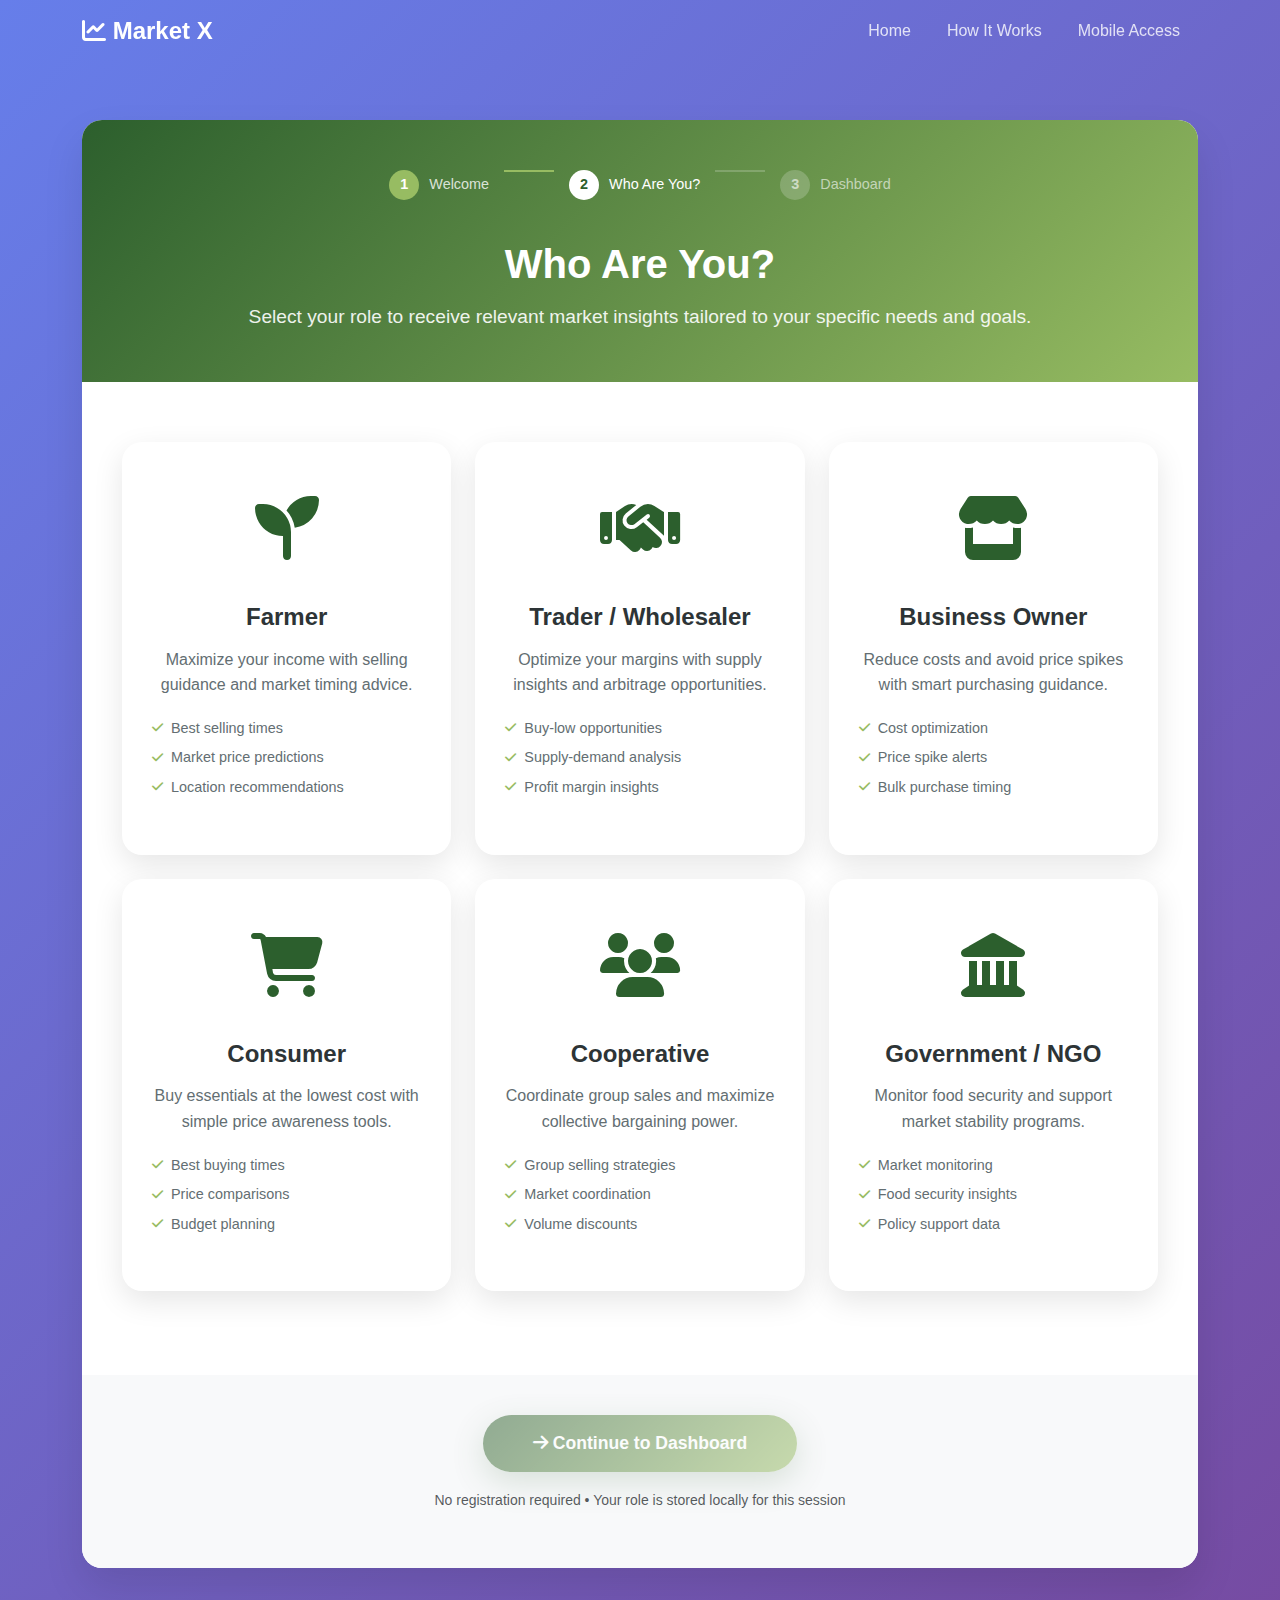
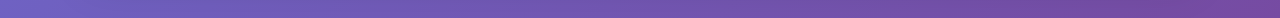
<file: templates/role_selection.html>
<!DOCTYPE html>
<html lang="en">

<head>
    <meta charset="UTF-8">
    <meta name="viewport" content="width=device-width, initial-scale=1.0">
    <title>Who Are You? - Market X</title>
    <link href="https://cdn.jsdelivr.net/npm/bootstrap@5.3.0/dist/css/bootstrap.min.css" rel="stylesheet">
    <link href="https://cdnjs.cloudflare.com/ajax/libs/font-awesome/6.4.0/css/all.min.css" rel="stylesheet">
    <style>
        :root {
            --primary-color: #2c5f2d;
            --secondary-color: #97bc62;
            --accent-color: #ff6b35;
            --text-dark: #2d3436;
            --text-light: #636e72;
            --bg-light: #f8f9fa;
        }

        body {
            font-family: 'Segoe UI', Tahoma, Geneva, Verdana, sans-serif;
            background: linear-gradient(135deg, #667eea 0%, #764ba2 100%);
            min-height: 100vh;
            color: var(--text-dark);
        }

        /* Navigation */
        .navbar-custom {
            background: transparent;
            position: fixed;
            top: 0;
            width: 100%;
            z-index: 1000;
            transition: all 0.3s ease;
        }

        .navbar-custom.scrolled {
            background: white;
            box-shadow: 0 5px 20px rgba(0, 0, 0, 0.1);
        }

        .navbar-custom.scrolled .navbar-brand,
        .navbar-custom.scrolled .nav-link {
            color: var(--text-dark);
        }

        .navbar-brand {
            font-weight: bold;
            font-size: 1.5rem;
            color: white;
            transition: color 0.3s ease;
        }

        .nav-link {
            color: rgba(255, 255, 255, 0.8);
            font-weight: 500;
            margin: 0 10px;
            transition: color 0.3s ease;
        }

        .nav-link:hover {
            color: white;
        }

        /* Main Container */
        .main-container {
            background: white;
            border-radius: 20px;
            box-shadow: 0 20px 40px rgba(0, 0, 0, 0.1);
            margin: 120px auto 50px;
            max-width: 1200px;
            overflow: hidden;
            animation: fadeInUp 0.8s ease;
        }

        @keyframes fadeInUp {
            from {
                opacity: 0;
                transform: translateY(30px);
            }

            to {
                opacity: 1;
                transform: translateY(0);
            }
        }

        /* Header Section */
        .header-section {
            background: linear-gradient(135deg, var(--primary-color), var(--secondary-color));
            color: white;
            padding: 50px 40px;
            text-align: center;
        }

        .page-title {
            font-size: 2.5rem;
            font-weight: bold;
            margin-bottom: 15px;
        }

        .page-subtitle {
            font-size: 1.2rem;
            opacity: 0.9;
            margin-bottom: 0;
        }

        /* Role Selection Section */
        .role-selection-section {
            padding: 60px 40px;
        }

        .role-card {
            background: white;
            border: none;
            border-radius: 20px;
            padding: 40px 30px;
            text-align: center;
            cursor: pointer;
            transition: all 0.3s ease;
            box-shadow: 0 10px 30px rgba(0, 0, 0, 0.1);
            height: 100%;
            position: relative;
            overflow: hidden;
        }

        .role-card::before {
            content: '';
            position: absolute;
            top: 0;
            left: 0;
            width: 100%;
            height: 100%;
            background: linear-gradient(135deg, var(--primary-color), var(--secondary-color));
            opacity: 0;
            transition: opacity 0.3s ease;
            z-index: 1;
        }

        .role-card:hover {
            transform: translateY(-10px);
            box-shadow: 0 20px 40px rgba(0, 0, 0, 0.15);
        }

        .role-card:hover::before {
            opacity: 0.1;
        }

        .role-card.selected {
            background: linear-gradient(135deg, var(--primary-color), var(--secondary-color));
            color: white;
            transform: translateY(-5px);
            box-shadow: 0 15px 35px rgba(44, 95, 45, 0.3);
        }

        .role-card.selected::before {
            opacity: 0;
        }

        .role-content {
            position: relative;
            z-index: 2;
        }

        .role-icon {
            font-size: 4rem;
            margin-bottom: 25px;
            color: var(--primary-color);
            transition: all 0.3s ease;
        }

        .role-card:hover .role-icon {
            transform: scale(1.1);
        }

        .role-card.selected .role-icon {
            color: white;
        }

        .role-title {
            font-size: 1.5rem;
            font-weight: 600;
            margin-bottom: 15px;
            color: var(--text-dark);
        }

        .role-card.selected .role-title {
            color: white;
        }

        .role-description {
            color: var(--text-light);
            line-height: 1.6;
            margin-bottom: 20px;
        }

        .role-card.selected .role-description {
            color: rgba(255, 255, 255, 0.9);
        }

        .role-features {
            list-style: none;
            padding: 0;
            margin-top: 20px;
        }

        .role-features li {
            color: var(--text-light);
            font-size: 0.9rem;
            margin-bottom: 8px;
            display: flex;
            align-items: center;
        }

        .role-features li i {
            color: var(--secondary-color);
            margin-right: 8px;
            font-size: 0.8rem;
        }

        .role-card.selected .role-features li {
            color: rgba(255, 255, 255, 0.8);
        }

        .role-card.selected .role-features li i {
            color: white;
        }

        /* Action Section */
        .action-section {
            background: var(--bg-light);
            padding: 40px;
            text-align: center;
        }

        .btn-continue {
            background: linear-gradient(135deg, var(--primary-color), var(--secondary-color));
            color: white;
            border: none;
            border-radius: 50px;
            padding: 15px 50px;
            font-size: 1.1rem;
            font-weight: 600;
            cursor: pointer;
            transition: all 0.3s ease;
            box-shadow: 0 10px 30px rgba(44, 95, 45, 0.3);
        }

        .btn-continue:hover {
            transform: translateY(-3px);
            box-shadow: 0 15px 40px rgba(44, 95, 45, 0.4);
        }

        .btn-continue:disabled {
            opacity: 0.5;
            cursor: not-allowed;
            transform: none;
        }

        .selection-message {
            background: #fff3cd;
            border: 1px solid #ffeaa7;
            border-radius: 10px;
            padding: 15px 20px;
            color: #856404;
            margin-bottom: 20px;
            display: none;
        }

        /* Progress Indicator */
        .progress-indicator {
            display: flex;
            justify-content: center;
            margin-bottom: 40px;
        }

        .progress-step {
            display: flex;
            align-items: center;
            color: rgba(255, 255, 255, 0.6);
            font-size: 0.9rem;
        }

        .progress-step.active {
            color: white;
        }

        .progress-step.completed {
            color: rgba(255, 255, 255, 0.8);
        }

        .progress-circle {
            width: 30px;
            height: 30px;
            border-radius: 50%;
            background: rgba(255, 255, 255, 0.2);
            display: flex;
            align-items: center;
            justify-content: center;
            margin-right: 10px;
            font-weight: bold;
        }

        .progress-step.active .progress-circle {
            background: white;
            color: var(--primary-color);
        }

        .progress-step.completed .progress-circle {
            background: var(--secondary-color);
            color: white;
        }

        .progress-line {
            width: 50px;
            height: 2px;
            background: rgba(255, 255, 255, 0.2);
            margin: 0 15px;
        }

        .progress-step.completed+.progress-line {
            background: var(--secondary-color);
        }

        /* Responsive */
        @media (max-width: 768px) {
            .main-container {
                margin: 100px 20px 30px;
                border-radius: 15px;
            }

            .header-section {
                padding: 40px 30px;
            }

            .page-title {
                font-size: 2rem;
            }

            .role-selection-section {
                padding: 40px 30px;
            }

            .role-card {
                margin-bottom: 20px;
            }

            .action-section {
                padding: 30px;
            }
        }
    </style>
</head>

<body>
    <!-- Navigation -->
    <nav class="navbar navbar-expand-lg navbar-custom">
        <div class="container">
            <a class="navbar-brand" href="/">
                <i class="fas fa-chart-line"></i> Market X
            </a>
            <button class="navbar-toggler" type="button" data-bs-toggle="collapse" data-bs-target="#navbarNav">
                <span class="navbar-toggler-icon"></span>
            </button>
            <div class="collapse navbar-collapse" id="navbarNav">
                <ul class="navbar-nav ms-auto">
                    <li class="nav-item">
                        <a class="nav-link" href="/">Home</a>
                    </li>
                    <li class="nav-item">
                        <a class="nav-link" href="/about">How It Works</a>
                    </li>
                    <li class="nav-item">
                        <a class="nav-link" href="/mobile">Mobile Access</a>
                    </li>
                </ul>
            </div>
        </div>
    </nav>

    <!-- Main Container -->
    <div class="container">
        <div class="main-container">
            <!-- Header Section -->
            <div class="header-section">
                <div class="progress-indicator">
                    <div class="progress-step completed">
                        <div class="progress-circle">1</div>
                        <span>Welcome</span>
                    </div>
                    <div class="progress-line"></div>
                    <div class="progress-step active">
                        <div class="progress-circle">2</div>
                        <span>Who Are You?</span>
                    </div>
                    <div class="progress-line"></div>
                    <div class="progress-step">
                        <div class="progress-circle">3</div>
                        <span>Dashboard</span>
                    </div>
                </div>

                <h1 class="page-title">Who Are You?</h1>
                <p class="page-subtitle">
                    Select your role to receive relevant market insights tailored to your specific needs and goals.
                </p>
            </div>

            <!-- Role Selection Section -->
            <div class="role-selection-section">
                <div class="row">
                    <div class="col-lg-4 col-md-6 mb-4">
                        <div class="role-card" data-role="farmer">
                            <div class="role-content">
                                <div class="role-icon">
                                    <i class="fas fa-seedling"></i>
                                </div>
                                <h3 class="role-title">Farmer</h3>
                                <p class="role-description">
                                    Maximize your income with selling guidance and market timing advice.
                                </p>
                                <ul class="role-features">
                                    <li><i class="fas fa-check"></i> Best selling times</li>
                                    <li><i class="fas fa-check"></i> Market price predictions</li>
                                    <li><i class="fas fa-check"></i> Location recommendations</li>
                                </ul>
                            </div>
                        </div>
                    </div>

                    <div class="col-lg-4 col-md-6 mb-4">
                        <div class="role-card" data-role="trader">
                            <div class="role-content">
                                <div class="role-icon">
                                    <i class="fas fa-handshake"></i>
                                </div>
                                <h3 class="role-title">Trader / Wholesaler</h3>
                                <p class="role-description">
                                    Optimize your margins with supply insights and arbitrage opportunities.
                                </p>
                                <ul class="role-features">
                                    <li><i class="fas fa-check"></i> Buy-low opportunities</li>
                                    <li><i class="fas fa-check"></i> Supply-demand analysis</li>
                                    <li><i class="fas fa-check"></i> Profit margin insights</li>
                                </ul>
                            </div>
                        </div>
                    </div>

                    <div class="col-lg-4 col-md-6 mb-4">
                        <div class="role-card" data-role="business">
                            <div class="role-content">
                                <div class="role-icon">
                                    <i class="fas fa-store"></i>
                                </div>
                                <h3 class="role-title">Business Owner</h3>
                                <p class="role-description">
                                    Reduce costs and avoid price spikes with smart purchasing guidance.
                                </p>
                                <ul class="role-features">
                                    <li><i class="fas fa-check"></i> Cost optimization</li>
                                    <li><i class="fas fa-check"></i> Price spike alerts</li>
                                    <li><i class="fas fa-check"></i> Bulk purchase timing</li>
                                </ul>
                            </div>
                        </div>
                    </div>

                    <div class="col-lg-4 col-md-6 mb-4">
                        <div class="role-card" data-role="consumer">
                            <div class="role-content">
                                <div class="role-icon">
                                    <i class="fas fa-shopping-cart"></i>
                                </div>
                                <h3 class="role-title">Consumer</h3>
                                <p class="role-description">
                                    Buy essentials at the lowest cost with simple price awareness tools.
                                </p>
                                <ul class="role-features">
                                    <li><i class="fas fa-check"></i> Best buying times</li>
                                    <li><i class="fas fa-check"></i> Price comparisons</li>
                                    <li><i class="fas fa-check"></i> Budget planning</li>
                                </ul>
                            </div>
                        </div>
                    </div>

                    <div class="col-lg-4 col-md-6 mb-4">
                        <div class="role-card" data-role="cooperative">
                            <div class="role-content">
                                <div class="role-icon">
                                    <i class="fas fa-users"></i>
                                </div>
                                <h3 class="role-title">Cooperative</h3>
                                <p class="role-description">
                                    Coordinate group sales and maximize collective bargaining power.
                                </p>
                                <ul class="role-features">
                                    <li><i class="fas fa-check"></i> Group selling strategies</li>
                                    <li><i class="fas fa-check"></i> Market coordination</li>
                                    <li><i class="fas fa-check"></i> Volume discounts</li>
                                </ul>
                            </div>
                        </div>
                    </div>

                    <div class="col-lg-4 col-md-6 mb-4">
                        <div class="role-card" data-role="government">
                            <div class="role-content">
                                <div class="role-icon">
                                    <i class="fas fa-landmark"></i>
                                </div>
                                <h3 class="role-title">Government / NGO</h3>
                                <p class="role-description">
                                    Monitor food security and support market stability programs.
                                </p>
                                <ul class="role-features">
                                    <li><i class="fas fa-check"></i> Market monitoring</li>
                                    <li><i class="fas fa-check"></i> Food security insights</li>
                                    <li><i class="fas fa-check"></i> Policy support data</li>
                                </ul>
                            </div>
                        </div>
                    </div>
                </div>
            </div>

            <!-- Action Section -->
            <div class="action-section">
                <div class="selection-message" id="selectionMessage">
                    <i class="fas fa-info-circle"></i> Please select your role to continue
                </div>
                <button class="btn-continue" id="continueBtn" disabled onclick="continueToDashboard()">
                    <i class="fas fa-arrow-right"></i> Continue to Dashboard
                </button>
                <p class="mt-3 text-muted">
                    <small>No registration required • Your role is stored locally for this session</small>
                </p>
            </div>
        </div>
    </div>

    <script src="https://cdn.jsdelivr.net/npm/bootstrap@5.3.0/dist/js/bootstrap.bundle.min.js"></script>
    <script>
        let selectedRole = '';

        // Role selection
        document.querySelectorAll('.role-card').forEach(card => {
            card.addEventListener('click', function () {
                // Remove previous selection
                document.querySelectorAll('.role-card').forEach(c => c.classList.remove('selected'));

                // Add selection to clicked card
                this.classList.add('selected');
                selectedRole = this.dataset.role;

                // Enable continue button
                document.getElementById('continueBtn').disabled = false;
                document.getElementById('selectionMessage').style.display = 'none';

                // Submit role to backend
                const form = document.createElement('form');
                form.method = 'POST';
                form.action = '/set-role';

                const roleInput = document.createElement('input');
                roleInput.type = 'hidden';
                roleInput.name = 'role';
                roleInput.value = selectedRole;

                form.appendChild(roleInput);
                document.body.appendChild(form);
                form.submit();
            });
        });

        // Continue to dashboard
        function continueToDashboard() {
            if (selectedRole) {
                window.location.href = '/dashboard';
            } else {
                document.getElementById('selectionMessage').style.display = 'block';
            }
        }

        // Navbar scroll effect
        window.addEventListener('scroll', function () {
            const navbar = document.querySelector('.navbar-custom');
            if (window.scrollY > 50) {
                navbar.classList.add('scrolled');
            } else {
                navbar.classList.remove('scrolled');
            }
        });

        // Check for existing role selection
        window.addEventListener('load', function () {
            const existingRole = localStorage.getItem('selectedRole');
            if (existingRole) {
                const card = document.querySelector(`[data-role="${existingRole}"]`);
                if (card) {
                    card.click();
                }
            }
        });

        // Add pulse animation
        const style = document.createElement('style');
        style.textContent = `
            @keyframes pulse {
                0% { transform: scale(1); }
                50% { transform: scale(1.05); }
                100% { transform: scale(1); }
            }
        `;
        document.head.appendChild(style);
    </script>
</body>

</html>
</file>
